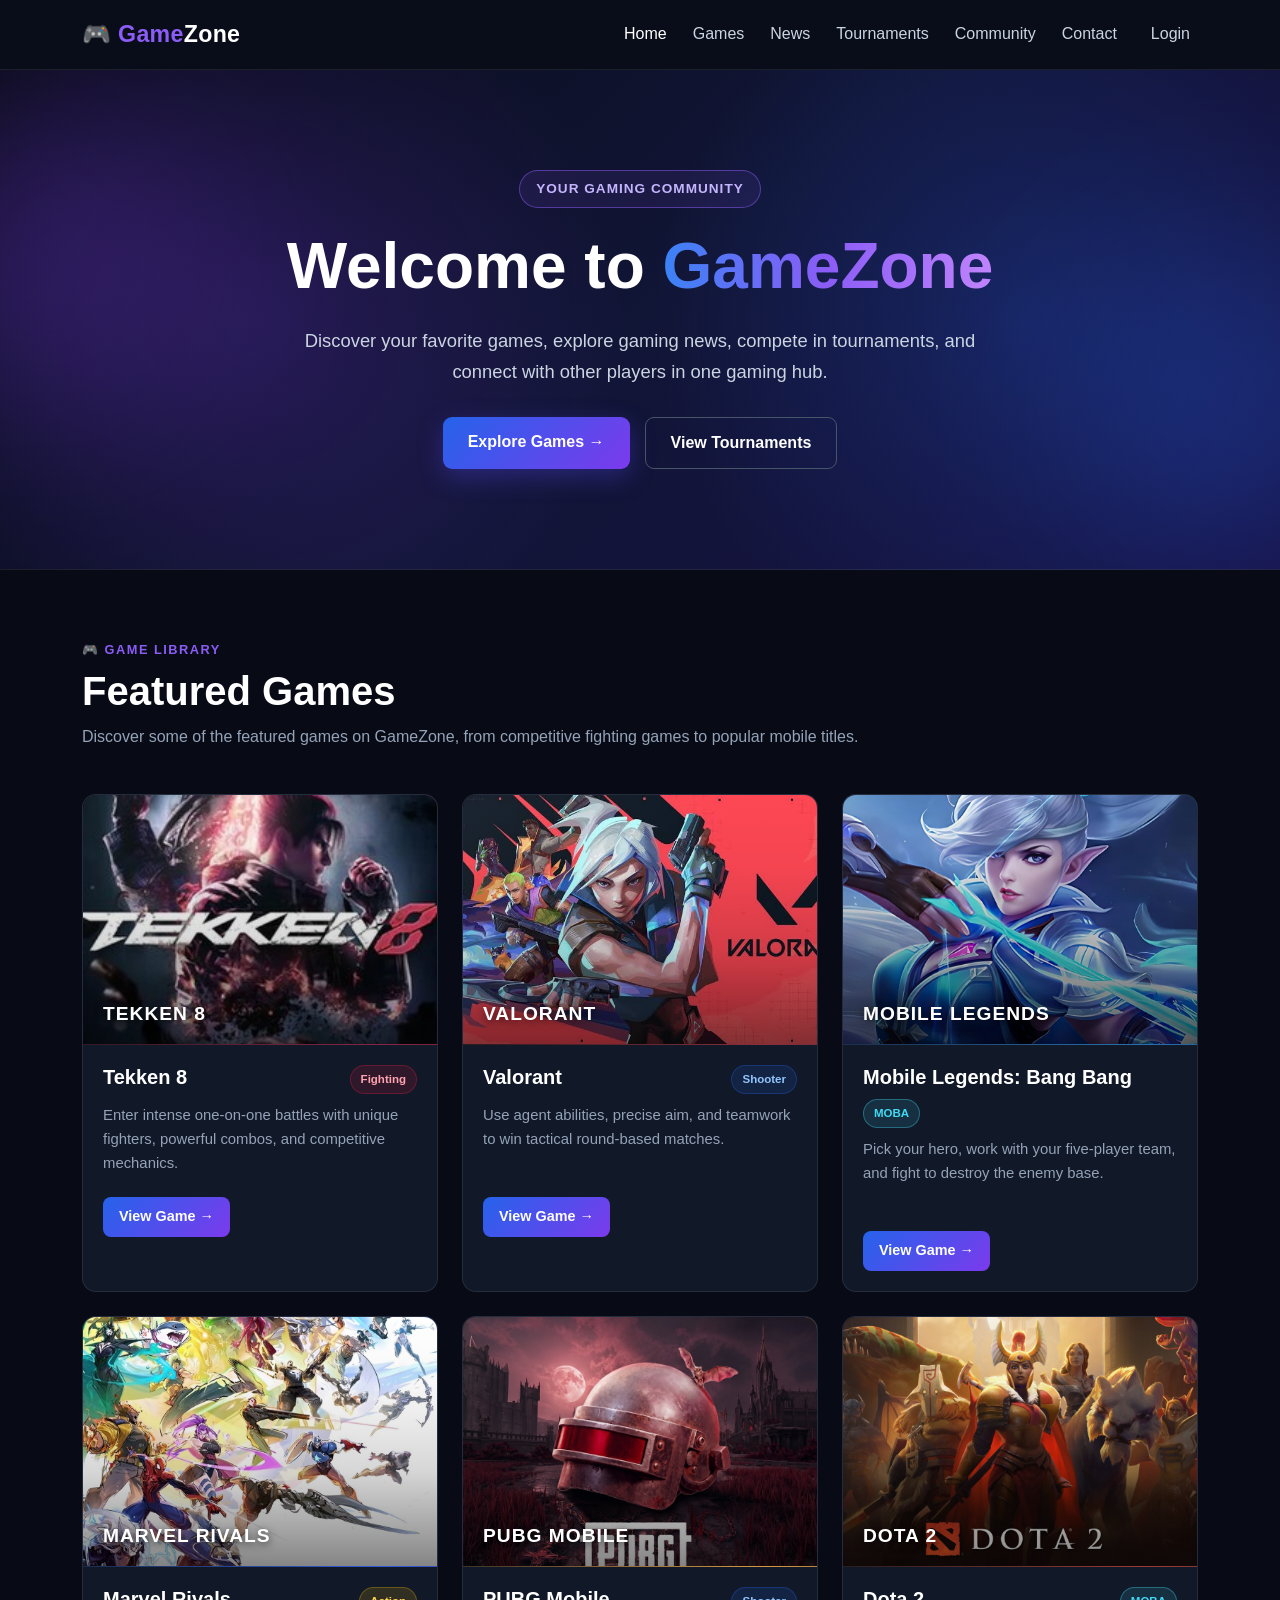
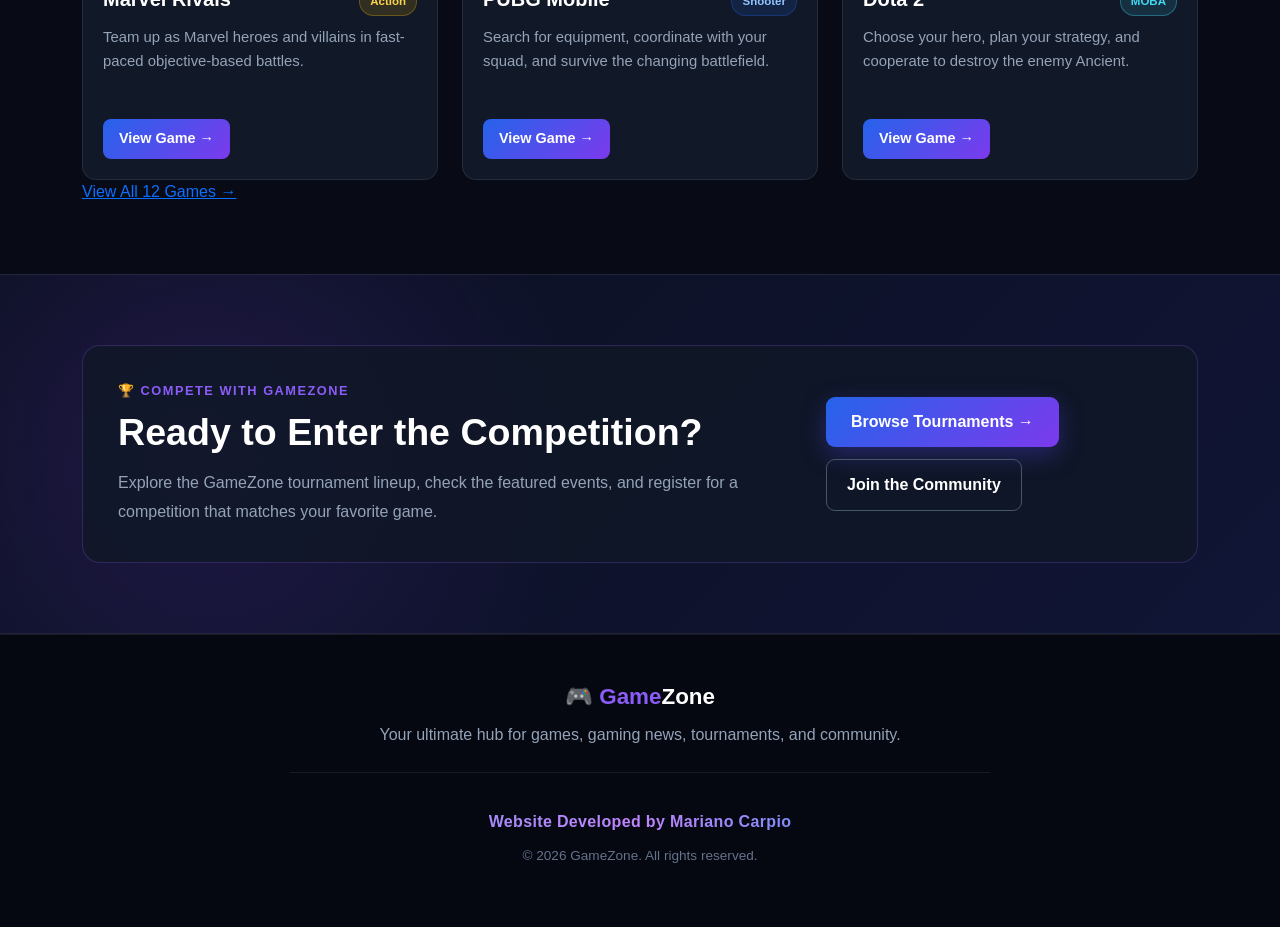
<file: index.html>
<!DOCTYPE html>
<html lang="en">

<head>
    <meta charset="UTF-8">
    <meta name="viewport" content="width=device-width, initial-scale=1.0">

    <title>GameZone - Gaming Hub</title>

    <link
        href="https://cdn.jsdelivr.net/npm/bootstrap@5.3.3/dist/css/bootstrap.min.css"
        rel="stylesheet"
    >

    <link rel="stylesheet" href="css/style.css">

    <style>

        .game-cover {
            position: absolute;
            inset: 0;
            width: 100%;
            height: 100%;
            object-fit: cover;
            object-position: center;
            display: block;
            z-index: 1;
            transition: transform 0.35s ease;
        }

        .modern-game-card:hover .game-cover {
            transform: scale(1.04);
        }

        .visual-overlay {
            z-index: 2;
        }

        .visual-title {
            z-index: 3;
        }


        .featured-section .game-visual {
            height: 250px;
        }

        .featured-section .game-card-top {
            align-items: flex-start;
            flex-wrap: wrap;
        }

        .featured-section .game-card-content p {
            min-height: 75px;
        }

        .game-tag.moba {
            background: rgba(65, 217, 242, 0.13);
            color: #41d9f2;
            border: 1px solid rgba(65, 217, 242, 0.35);
        }

        /* COLOR BACKGROUNDS */

        .home-mlbb {
            background: linear-gradient(135deg, #081c3b, #1466aa, #081329);
        }

        .home-pubg {
            background: linear-gradient(135deg, #2e2115, #d39134, #15120f);
        }

        .home-dota {
            background: linear-gradient(135deg, #160c0c, #922b24, #29100e);
        }


        .home-tournament-section {
            padding: 70px 0;
            background:
                radial-gradient(
                    circle at 15% 50%,
                    rgba(124, 58, 237, 0.16),
                    transparent 35%
                ),
                linear-gradient(135deg, #0b1020, #111536);
            border-top: 1px solid rgba(255, 255, 255, 0.07);
            border-bottom: 1px solid rgba(255, 255, 255, 0.07);
        }

        .home-tournament-card {
            display: flex;
            align-items: center;
            justify-content: space-between;
            gap: 28px;
            padding: 35px;
            background: rgba(17, 24, 39, 0.82);
            border: 1px solid rgba(139, 92, 246, 0.25);
            border-radius: 18px;
        }

        .home-tournament-text {
            max-width: 680px;
        }

        .home-tournament-text h2 {
            color: #ffffff;
            font-size: clamp(1.7rem, 3vw, 2.35rem);
            font-weight: 800;
            margin: 10px 0 14px;
        }

        .home-tournament-text p {
            color: #94a3b8;
            line-height: 1.8;
            margin: 0;
        }

        .home-tournament-actions {
            display: flex;
            flex-wrap: wrap;
            gap: 12px;
        }

        .home-tournament-actions a {
            white-space: nowrap;
        }

        .home-secondary-btn {
            display: inline-block;
            text-decoration: none;
            color: #ffffff;
            background: transparent;
            border: 1px solid #475569;
            padding: 13px 20px;
            border-radius: 9px;
            font-weight: 700;
            transition: 0.2s ease;
        }

        .home-secondary-btn:hover {
            color: #ffffff;
            border-color: #8b5cf6;
            background: rgba(124, 58, 237, 0.13);
        }


        @media (max-width: 768px) {
            .featured-section .game-visual {
                height: 230px;
            }

            .home-tournament-card {
                align-items: flex-start;
                flex-direction: column;
                padding: 26px;
            }

            .home-tournament-actions {
                width: 100%;
            }
        }

        @media (max-width: 576px) {
            .featured-section .game-visual {
                height: 215px;
            }

            .home-tournament-card {
                padding: 22px;
            }

            .home-tournament-actions {
                flex-direction: column;
            }

            .home-tournament-actions a {
                width: 100%;
                text-align: center;
            }
        }
    </style>
</head>

<body>


    <nav class="navbar navbar-expand-lg navbar-dark game-navbar">
        <div class="container">

            <a class="navbar-brand game-logo" href="index.html">
                🎮 <span>Game</span>Zone
            </a>

            <button
                class="navbar-toggler"
                type="button"
                data-bs-toggle="collapse"
                data-bs-target="#navbarNav"
                aria-controls="navbarNav"
                aria-expanded="false"
                aria-label="Toggle navigation"
            >
                <span class="navbar-toggler-icon"></span>
            </button>

            <div class="collapse navbar-collapse" id="navbarNav">
                <ul class="navbar-nav ms-auto">

                    <li class="nav-item">
                        <a class="nav-link active" href="index.html">Home</a>
                    </li>

                    <li class="nav-item">
                        <a class="nav-link" href="games.html">Games</a>
                    </li>

                    <li class="nav-item">
                        <a class="nav-link" href="news.html">News</a>
                    </li>

                    <li class="nav-item">
                        <a class="nav-link" href="tournaments.html">Tournaments</a>
                    </li>

                    <li class="nav-item">
                        <a class="nav-link" href="community.html">Community</a>
                    </li>

                    <li class="nav-item">
                        <a class="nav-link" href="contact.html">Contact</a>
                    </li>

                </ul>
            </div>

        </div>
    </nav>



    <section class="home-hero">

        <div class="hero-glow glow-one"></div>
        <div class="hero-glow glow-two"></div>

        <div class="container hero-content">

            <div class="hero-badge">
                YOUR GAMING COMMUNITY
            </div>

            <h1>
                Welcome to
                <span>GameZone</span>
            </h1>

            <p>
                Discover your favorite games, explore gaming news,
                compete in tournaments, and connect with other players
                in one gaming hub.
            </p>

            <div class="hero-buttons">

                <a href="games.html" class="btn hero-main-btn">
                    Explore Games →
                </a>

                <a href="tournaments.html" class="btn hero-secondary-btn">
                    View Tournaments
                </a>

            </div>

        </div>

    </section>



    <section class="featured-section">

        <div class="container">

            <div class="section-heading">

                <div class="section-label">
                    🎮 GAME LIBRARY
                </div>

                <h2>Featured Games</h2>

                <p>
                    Discover some of the featured games on GameZone,
                    from competitive fighting games to popular mobile titles.
                </p>

            </div>


            <div class="row g-4">



                <div class="col-md-6 col-lg-4">
                    <div class="modern-game-card">

                        <div
                            class="game-visual game-tekken"
                            style="background: linear-gradient(135deg, #22040d, #7f1236, #160816);"
                        >
                            <img
                                src="images/tekken8.jpg"
                                alt="Tekken 8 game artwork"
                                class="game-cover"
                                onerror="this.style.display='none'"
                            >

                            <div class="visual-overlay"></div>

                            <div class="visual-title">
                                TEKKEN 8
                            </div>
                        </div>

                        <div class="game-card-content">

                            <div class="game-card-top">
                                <h3>Tekken 8</h3>
                                <span class="game-tag fighting">Fighting</span>
                            </div>

                            <p>
                                Enter intense one-on-one battles with unique
                                fighters, powerful combos, and competitive mechanics.
                            </p>

                            <a
                                href="game-details.html?game=tekken8"
                                class="game-button"
                            >
                                View Game →
                            </a>

                        </div>
                    </div>
                </div>



                <div class="col-md-6 col-lg-4">
                    <div class="modern-game-card">

                        <div
                            class="game-visual game-valorant"
                            style="background: linear-gradient(135deg, #18070b, #7f1d2d, #111827);"
                        >
                            <img
                                src="images/valorant.jpg"
                                alt="Valorant game artwork"
                                class="game-cover"
                                onerror="this.style.display='none'"
                            >

                            <div class="visual-overlay"></div>

                            <div class="visual-title">
                                VALORANT
                            </div>
                        </div>

                        <div class="game-card-content">

                            <div class="game-card-top">
                                <h3>Valorant</h3>
                                <span class="game-tag shooter">Shooter</span>
                            </div>

                            <p>
                                Use agent abilities, precise aim, and teamwork
                                to win tactical round-based matches.
                            </p>

                            <a
                                href="game-details.html?game=valorant"
                                class="game-button"
                            >
                                View Game →
                            </a>

                        </div>
                    </div>
                </div>



                <div class="col-md-6 col-lg-4">
                    <div class="modern-game-card">

                        <div class="game-visual home-mlbb">
                            <img
                                src="images/mobile-legends.jpg"
                                alt="Mobile Legends Bang Bang game artwork"
                                class="game-cover"
                                onerror="this.style.display='none'"
                            >

                            <div class="visual-overlay"></div>

                            <div class="visual-title">
                                MOBILE LEGENDS
                            </div>
                        </div>

                        <div class="game-card-content">

                            <div class="game-card-top">
                                <h3>Mobile Legends: Bang Bang</h3>
                                <span class="game-tag moba">MOBA</span>
                            </div>

                            <p>
                                Pick your hero, work with your five-player team,
                                and fight to destroy the enemy base.
                            </p>

                            <a
                                href="game-details.html?game=mobile-legends"
                                class="game-button"
                            >
                                View Game →
                            </a>

                        </div>
                    </div>
                </div>



                <div class="col-md-6 col-lg-4">
                    <div class="modern-game-card">

                        <div
                            class="game-visual game-marvel"
                            style="background: linear-gradient(135deg, #071a3d, #1d4ed8, #450a0a);"
                        >
                            <img
                                src="images/marvel-rivals.jpg"
                                alt="Marvel Rivals game artwork"
                                class="game-cover"
                                onerror="this.style.display='none'"
                            >

                            <div class="visual-overlay"></div>

                            <div class="visual-title">
                                MARVEL RIVALS
                            </div>
                        </div>

                        <div class="game-card-content">

                            <div class="game-card-top">
                                <h3>Marvel Rivals</h3>
                                <span class="game-tag action">Action</span>
                            </div>

                            <p>
                                Team up as Marvel heroes and villains
                                in fast-paced objective-based battles.
                            </p>

                            <a
                                href="game-details.html?game=marvel-rivals"
                                class="game-button"
                            >
                                View Game →
                            </a>

                        </div>
                    </div>
                </div>



                <div class="col-md-6 col-lg-4">
                    <div class="modern-game-card">

                        <div class="game-visual home-pubg">
                            <img
                                src="images/pubg-mobile.jpg"
                                alt="PUBG Mobile game artwork"
                                class="game-cover"
                                onerror="this.style.display='none'"
                            >

                            <div class="visual-overlay"></div>

                            <div class="visual-title">
                                PUBG MOBILE
                            </div>
                        </div>

                        <div class="game-card-content">

                            <div class="game-card-top">
                                <h3>PUBG Mobile</h3>
                                <span class="game-tag shooter">Shooter</span>
                            </div>

                            <p>
                                Search for equipment, coordinate with your squad,
                                and survive the changing battlefield.
                            </p>

                            <a
                                href="game-details.html?game=pubg-mobile"
                                class="game-button"
                            >
                                View Game →
                            </a>

                        </div>
                    </div>
                </div>



                <div class="col-md-6 col-lg-4">
                    <div class="modern-game-card">

                        <div class="game-visual home-dota">
                            <img
                                src="images/dota-2.jpg"
                                alt="Dota 2 game artwork"
                                class="game-cover"
                                onerror="this.style.display='none'"
                            >

                            <div class="visual-overlay"></div>

                            <div class="visual-title">
                                DOTA 2
                            </div>
                        </div>

                        <div class="game-card-content">

                            <div class="game-card-top">
                                <h3>Dota 2</h3>
                                <span class="game-tag moba">MOBA</span>
                            </div>

                            <p>
                                Choose your hero, plan your strategy,
                                and cooperate to destroy the enemy Ancient.
                            </p>

                            <a
                                href="game-details.html?game=dota-2"
                                class="game-button"
                            >
                                View Game →
                            </a>

                        </div>
                    </div>
                </div>


            </div>



            <div class="view-all-wrapper">

                <a href="games.html" class="view-all-button">
                    View All 12 Games →
                </a>

            </div>

        </div>

    </section>



    <section class="home-tournament-section">

        <div class="container">

            <div class="home-tournament-card">

                <div class="home-tournament-text">

                    <div class="section-label">
                        🏆 COMPETE WITH GAMEZONE
                    </div>

                    <h2>
                        Ready to Enter the Competition?
                    </h2>

                    <p>
                        Explore the GameZone tournament lineup, check the
                        featured events, and register for a competition that
                        matches your favorite game.
                    </p>

                </div>

                <div class="home-tournament-actions">

                    <a
                        href="tournaments.html"
                        class="btn hero-main-btn"
                    >
                        Browse Tournaments →
                    </a>

                    <a
                        href="community.html"
                        class="home-secondary-btn"
                    >
                        Join the Community
                    </a>

                </div>

            </div>

        </div>

    </section>



    <footer class="game-footer">

        <div class="container">

        <div class="footer-logo">
            🎮 <span>Game</span>Zone
        
        </div>

            <p>
                Your ultimate hub for games, gaming news,
                tournaments, and community.
            </p>

            <div class="footer-line"></div>

            <p class="developer-credit">Website Developed by Mariano Carpio</p>


            <p class="copyright">
                © 2026 GameZone. All rights reserved.
            </p>

        </div>

    </footer>


    <script src="https://cdn.jsdelivr.net/npm/bootstrap@5.3.3/dist/js/bootstrap.bundle.min.js"></script>
    <script src="js/script.js"></script>

</body>
</html>
</file>
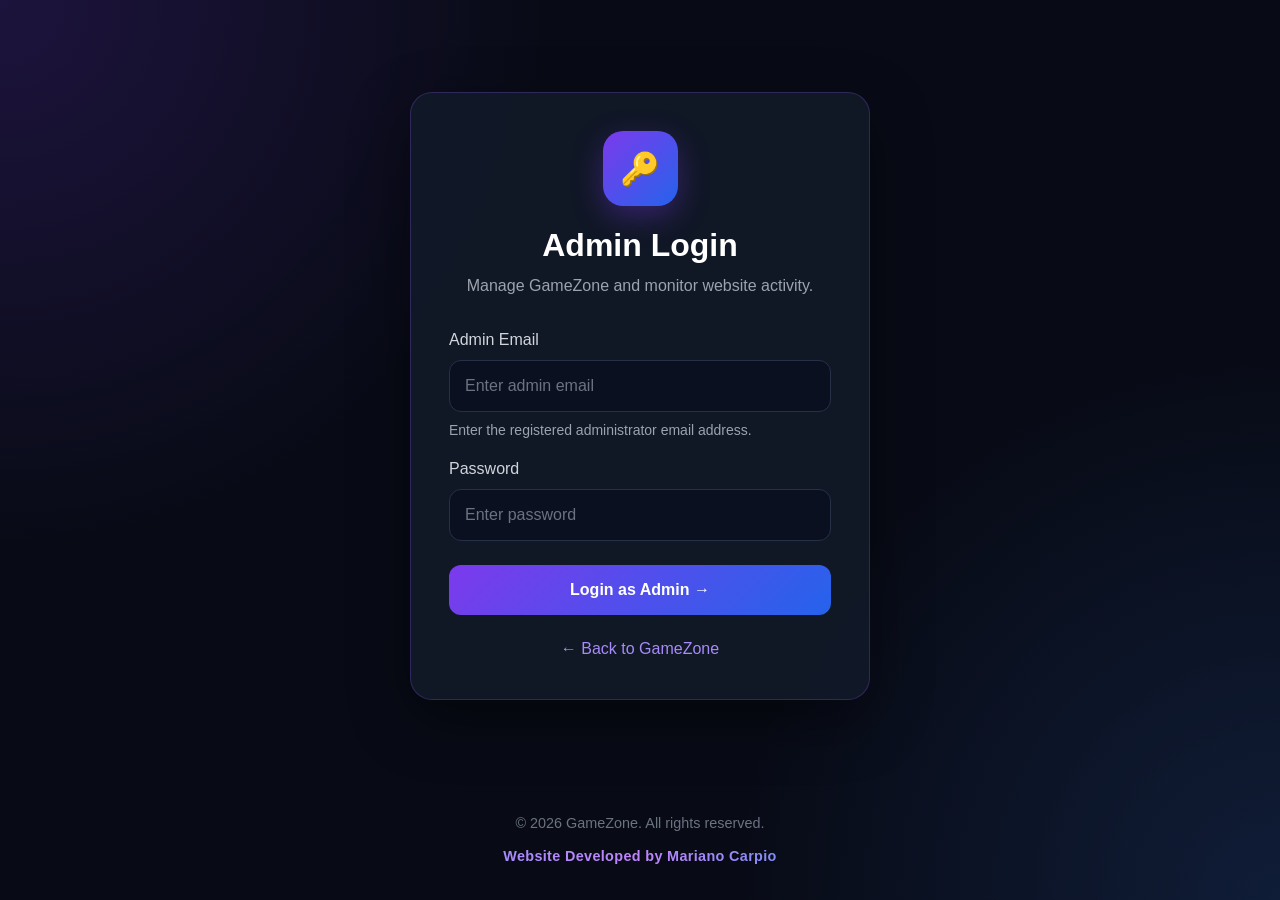
<file: admin-dashboard.html>
<!DOCTYPE html>
<html lang="en">
<head>
    <meta charset="UTF-8">
    <meta name="viewport" content="width=device-width, initial-scale=1.0">
    <title>Admin Dashboard - GameZone</title>

    <link
        href="https://cdn.jsdelivr.net/npm/bootstrap@5.3.3/dist/css/bootstrap.min.css"
        rel="stylesheet"
    >
    <link rel="stylesheet" href="css/style.css">

    <style>
        body {
            background:
                radial-gradient(circle at top left, rgba(124, 58, 237, 0.08), transparent 30%),
                #080b16;
            color: #ffffff;
            min-height: 100vh;
        }

        .admin-navbar {
            background: rgba(8, 11, 22, 0.95);
            backdrop-filter: blur(12px);
            border-bottom: 1px solid rgba(139, 92, 246, 0.18);
        }

        .admin-brand {
            font-size: 1.4rem;
            font-weight: 700;
            color: #ffffff;
            text-decoration: none;
        }

        .admin-brand span {
            background: linear-gradient(90deg, #a78bfa, #60a5fa);
            -webkit-background-clip: text;
            -webkit-text-fill-color: transparent;
        }

        .admin-nav-link {
            color: #d1d5db;
            text-decoration: none;
            margin-left: 20px;
            transition: 0.2s ease;
        }

        .admin-nav-link:hover {
            color: #a78bfa;
        }

        .admin-logout-btn {
            border: 1px solid rgba(239, 68, 68, 0.4);
            background: rgba(239, 68, 68, 0.08);
            color: #fca5a5;
            border-radius: 10px;
            padding: 8px 14px;
            transition: 0.2s ease;
        }

        .admin-logout-btn:hover {
            background: rgba(239, 68, 68, 0.18);
            color: #ffffff;
        }

        .admin-dashboard {
            padding: 45px 0 70px;
        }

        .admin-header {
            margin-bottom: 35px;
        }

        .admin-badge {
            display: inline-flex;
            align-items: center;
            gap: 7px;
            padding: 7px 13px;
            border-radius: 999px;
            background: rgba(124, 58, 237, 0.12);
            border: 1px solid rgba(124, 58, 237, 0.25);
            color: #c4b5fd;
            font-size: 0.85rem;
            margin-bottom: 15px;
        }

        .admin-title {
            font-size: 2.6rem;
            font-weight: 700;
            margin-bottom: 8px;
        }

        .admin-subtitle {
            color: #9ca3af;
            margin-bottom: 0;
        }

        .stat-card {
            height: 100%;
            background: rgba(17, 24, 39, 0.92);
            border: 1px solid rgba(139, 92, 246, 0.15);
            border-radius: 18px;
            padding: 24px;
            transition: 0.25s ease;
        }

        .stat-card:hover {
            transform: translateY(-4px);
            border-color: rgba(139, 92, 246, 0.35);
            box-shadow: 0 15px 35px rgba(0, 0, 0, 0.25);
        }

        .stat-icon {
            width: 48px;
            height: 48px;
            border-radius: 14px;
            display: flex;
            align-items: center;
            justify-content: center;
            background: linear-gradient(135deg, rgba(124, 58, 237, 0.22), rgba(37, 99, 235, 0.22));
            font-size: 1.3rem;
            margin-bottom: 17px;
        }

        .stat-label {
            color: #9ca3af;
            font-size: 0.9rem;
            margin-bottom: 5px;
        }

        .stat-number {
            font-size: 2rem;
            font-weight: 700;
            margin: 0;
        }

        .admin-section {
            background: rgba(17, 24, 39, 0.92);
            border: 1px solid rgba(139, 92, 246, 0.15);
            border-radius: 18px;
            padding: 25px;
            margin-top: 30px;
            overflow: hidden;
        }

        .section-header {
            display: flex;
            align-items: center;
            justify-content: space-between;
            gap: 15px;
            margin-bottom: 20px;
            flex-wrap: wrap;
        }

        .section-title {
            margin: 0;
            font-size: 1.35rem;
            font-weight: 600;
        }

        .section-description {
            color: #9ca3af;
            margin: 5px 0 0;
            font-size: 0.9rem;
        }

        .refresh-btn {
            border: 1px solid rgba(139, 92, 246, 0.3);
            background: rgba(124, 58, 237, 0.1);
            color: #c4b5fd;
            border-radius: 10px;
            padding: 9px 15px;
            transition: 0.2s ease;
        }

        .refresh-btn:hover {
            background: rgba(124, 58, 237, 0.2);
            color: #ffffff;
        }

        .table-wrapper {
            overflow-x: auto;
        }

        .admin-table {
            width: 100%;
            min-width: 650px;
            border-collapse: collapse;
        }

        .admin-table th {
            color: #9ca3af;
            font-size: 0.85rem;
            font-weight: 600;
            padding: 14px 15px;
            text-align: left;
            border-bottom: 1px solid #263047;
        }

        .admin-table td {
            color: #d1d5db;
            padding: 15px;
            border-bottom: 1px solid rgba(38, 48, 71, 0.65);
            vertical-align: middle;
        }

        .admin-table tr:last-child td {
            border-bottom: none;
        }

        .admin-table tr:hover td {
            background: rgba(124, 58, 237, 0.035);
        }

        .delete-btn {
            border: 1px solid rgba(239, 68, 68, 0.35);
            background: rgba(239, 68, 68, 0.08);
            color: #fca5a5;
            border-radius: 8px;
            padding: 6px 11px;
            font-size: 0.85rem;
            transition: 0.2s ease;
        }

        .delete-btn:hover {
            background: rgba(239, 68, 68, 0.18);
            color: #ffffff;
        }

        .empty-state {
            text-align: center;
            padding: 35px 15px;
            color: #6b7280;
        }

        .admin-info-card {
            margin-top: 30px;
            background: linear-gradient(
                135deg,
                rgba(124, 58, 237, 0.10),
                rgba(37, 99, 235, 0.07)
            );
            border: 1px solid rgba(139, 92, 246, 0.18);
            border-radius: 18px;
            padding: 22px;
        }

        .admin-info-card h5 {
            margin-bottom: 8px;
        }

        .admin-info-card p {
            color: #9ca3af;
            margin-bottom: 0;
            line-height: 1.6;
        }

        .admin-footer {
            text-align: center;
            color: #6b7280;
            padding: 25px 15px;
            border-top: 1px solid rgba(139, 92, 246, 0.1);
        }

        @media (max-width: 768px) {
            .admin-title {
                font-size: 2rem;
            }

            .admin-dashboard {
                padding-top: 30px;
            }

            .admin-section {
                padding: 18px;
            }

            .stat-card {
                padding: 20px;
            }
        }
    </style>
</head>

<body>

    <nav class="navbar navbar-expand-lg admin-navbar">
        <div class="container py-2">

            <a href="admin-dashboard.html" class="admin-brand">
                🎮 <span>GameZone</span> Admin
            </a>

            <button
                class="navbar-toggler"
                type="button"
                data-bs-toggle="collapse"
                data-bs-target="#adminNavbar"
                aria-controls="adminNavbar"
                aria-expanded="false"
                aria-label="Toggle admin navigation"
            >
                <span class="navbar-toggler-icon"></span>
            </button>

            <div class="collapse navbar-collapse" id="adminNavbar">

                <div class="ms-auto d-flex align-items-center gap-3 mt-3 mt-lg-0">

                    <a href="index.html" class="admin-nav-link">
                        Home
                    </a>

                    <button
                        type="button"
                        id="adminLogoutButton"
                        class="admin-logout-btn"
                    >
                        Logout
                    </button>

                </div>

            </div>
        </div>
    </nav>


    <main class="admin-dashboard">
        <div class="container">

            <div class="admin-header">

                <div class="admin-badge">
                    🔑 Administrator Panel
                </div>

                <h1 class="admin-title">
                    Welcome, <span id="adminName">Admin</span>
                </h1>

                <p class="admin-subtitle">
                    Manage GameZone accounts, messages, and community activity.
                </p>

            </div>


            <!-- STATISTICS -->
            <div class="row g-4">

                <div class="col-md-4">
                    <div class="stat-card">
                        <div class="stat-icon">👥</div>
                        <div class="stat-label">Registered Players</div>
                        <p class="stat-number" id="totalPlayers">0</p>
                    </div>
                </div>

                <div class="col-md-4">
                    <div class="stat-card">
                        <div class="stat-icon">📩</div>
                        <div class="stat-label">Contact Messages</div>
                        <p class="stat-number" id="totalMessages">0</p>
                    </div>
                </div>

                <div class="col-md-4">
                    <div class="stat-card">
                        <div class="stat-icon">💬</div>
                        <div class="stat-label">Community Messages</div>
                        <p class="stat-number" id="totalChatMessages">0</p>
                    </div>
                </div>

            </div>


            <!-- REGISTERED PLAYERS -->
            <section class="admin-section">

                <div class="section-header">
                    <div>
                        <h2 class="section-title">👥 Registered Players</h2>
                        <p class="section-description">
                            View the players who registered on GameZone.
                        </p>
                    </div>

                    <button
                        type="button"
                        id="refreshAdminButton"
                        class="refresh-btn"
                    >
                        Refresh
                    </button>
                </div>

                <div class="table-wrapper">
                    <table class="admin-table">

                        <thead>
                            <tr>
                                <th>#</th>
                                <th>Name</th>
                                <th>Email</th>
                                <th>Role</th>
                            </tr>
                        </thead>

                        <tbody id="playersTable"></tbody>

                    </table>
                </div>

                <div
                    id="noPlayers"
                    class="empty-state"
                    style="display: none;"
                >
                    No registered players yet.
                </div>

            </section>


            <section class="admin-section">

                <div class="section-header">
                    <div>
                        <h2 class="section-title">📩 Contact Messages</h2>
                        <p class="section-description">
                            Read players' questions and reply to them here.
                        </p>
                    </div>
                </div>

                <div class="table-wrapper">
                    <table class="admin-table">

                        <thead>
                            <tr>
                                <th>Name</th>
                                <th>Email</th>
                                <th>Subject</th>
                                <th>Message</th>
                                <th>Action</th>
                            </tr>
                        </thead>

                        <tbody id="contactMessagesTable"></tbody>

                    </table>
                </div>

                <div
                    id="noContactMessages"
                    class="empty-state"
                    style="display: none;"
                >
                    No contact messages yet.
                </div>

            </section>

        </div>
    </main>


    <footer class="admin-footer">
        <div>© 2026 GameZone Admin Panel</div>
        <p class="developer-credit"> Website Developed by Mariano Carpio</p>
    </footer>


    <script src="https://cdn.jsdelivr.net/npm/bootstrap@5.3.3/dist/js/bootstrap.bundle.min.js"></script>
    <script src="js/script.js"></script>
    <script src="js/admin-replies.js"></script>

</body>
</html>
</file>
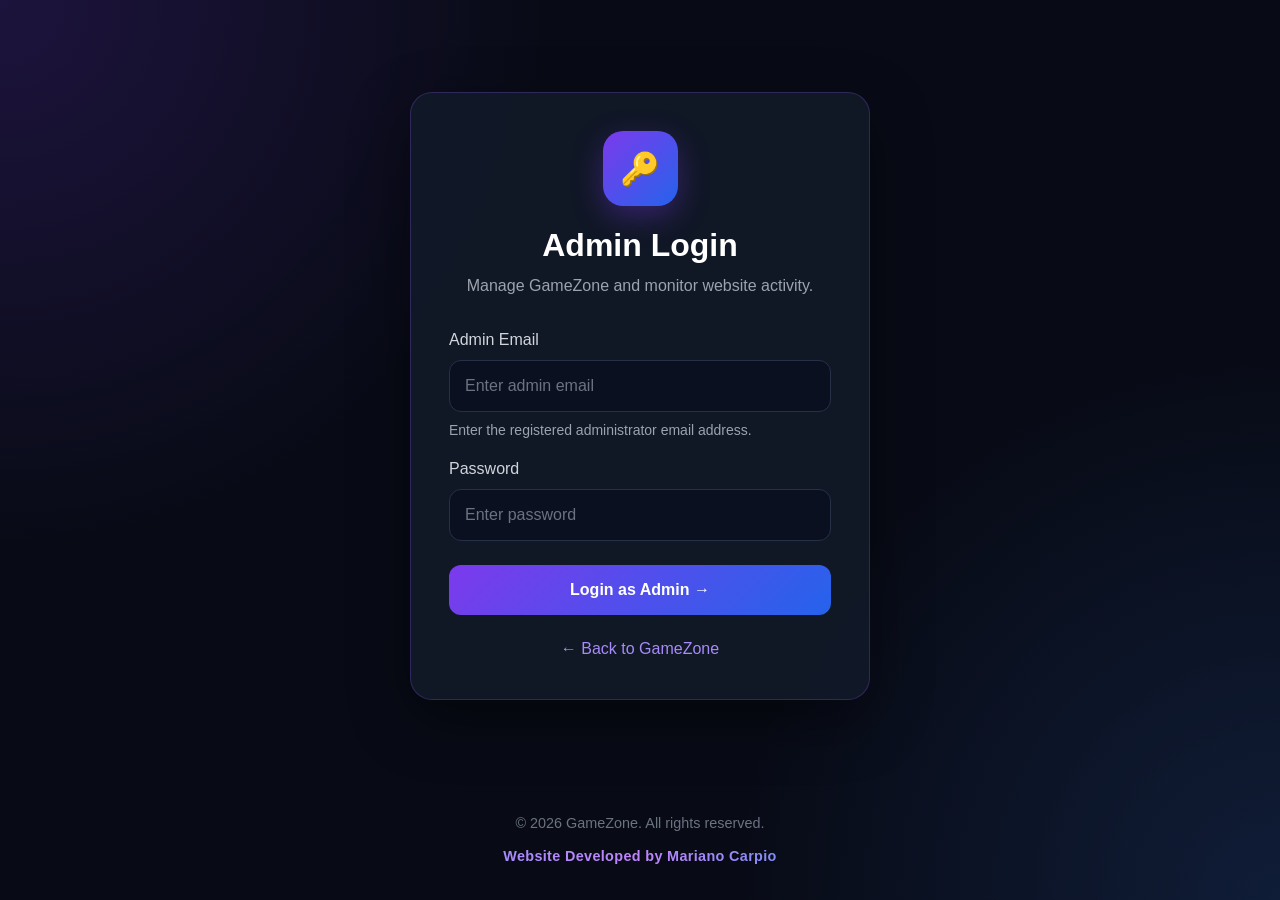
<file: admin-login.html>
<!DOCTYPE html>
<html lang="en">

<head>
    <meta charset="UTF-8">
    <meta name="viewport" content="width=device-width, initial-scale=1.0">

    <title>Admin Login - GameZone</title>

    <link
        href="https://cdn.jsdelivr.net/npm/bootstrap@5.3.3/dist/css/bootstrap.min.css"
        rel="stylesheet"
    >

    <link rel="stylesheet" href="css/style.css">

    <style>
        body {
            min-height: 100vh;

            background:
                radial-gradient(
                    circle at top left,
                    rgba(124, 58, 237, 0.18),
                    transparent 35%
                ),
                radial-gradient(
                    circle at bottom right,
                    rgba(59, 130, 246, 0.15),
                    transparent 35%
                ),
                #080b16;

            color: #ffffff;

            display: flex;
            flex-direction: column;
        }

        .admin-login-wrapper {
            flex: 1;
            display: flex;
            align-items: center;
            justify-content: center;
            padding: 40px 20px;
        }

        .admin-login-card {
            width: 100%;
            max-width: 460px;

            background: rgba(17, 24, 39, 0.96);

            border: 1px solid rgba(139, 92, 246, 0.25);
            border-radius: 22px;

            padding: 38px;

            box-shadow: 0 20px 60px rgba(0, 0, 0, 0.45);
        }

        .admin-icon {
            width: 75px;
            height: 75px;

            margin: 0 auto 20px;

            border-radius: 20px;

            display: flex;
            align-items: center;
            justify-content: center;

            background: linear-gradient(135deg, #7c3aed, #2563eb);

            font-size: 2rem;

            box-shadow: 0 10px 30px rgba(124, 58, 237, 0.35);
        }

        .admin-login-title {
            text-align: center;
            font-size: 2rem;
            font-weight: 700;
            margin-bottom: 8px;
        }

        .admin-login-subtitle {
            text-align: center;
            color: #9ca3af;
            margin-bottom: 30px;
            line-height: 1.6;
        }

        .admin-form-label {
            color: #d1d5db;
            font-weight: 500;
            margin-bottom: 8px;
            display: block;
        }

        .admin-input {
            width: 100%;

            background: #0b1020;
            color: #ffffff;

            border: 1px solid #263047;
            border-radius: 12px;

            padding: 13px 15px;

            outline: none;

            transition: 0.25s ease;
        }

        .admin-input::placeholder {
            color: #6b7280;
        }

        .admin-input:focus {
            background: #0b1020;
            color: #ffffff;

            border-color: #8b5cf6;

            box-shadow: 0 0 0 3px rgba(139, 92, 246, 0.12);
        }

        .admin-input:focus:invalid {
            border-color: #f87171;
        }

        .admin-login-btn {
            width: 100%;

            border: none;
            border-radius: 12px;

            padding: 13px;
            margin-top: 8px;

            font-weight: 600;
            color: #ffffff;

            background: linear-gradient(135deg, #7c3aed, #2563eb);

            transition: 0.25s ease;
        }

        .admin-login-btn:hover {
            transform: translateY(-2px);

            box-shadow: 0 10px 25px rgba(124, 58, 237, 0.3);
        }

        .admin-login-btn:disabled {
            opacity: 0.7;
            cursor: not-allowed;
            transform: none;
        }

        .admin-message {
            margin-top: 15px;
            text-align: center;
        }

        .admin-message.d-none {
            display: none !important;
        }

        .admin-back-link {
            display: block;
            text-align: center;
            margin-top: 22px;

            color: #a78bfa;
            text-decoration: none;
        }

        .admin-back-link:hover {
            color: #c4b5fd;
        }

        .admin-note {
            margin-top: 22px;
            padding: 14px;

            border-radius: 12px;

            background: rgba(124, 58, 237, 0.08);
            border: 1px solid rgba(124, 58, 237, 0.18);

            color: #9ca3af;
            font-size: 0.9rem;
            text-align: center;
        }

        .admin-footer {
            text-align: center;
            color: #6b7280;
            padding: 20px;
            font-size: 0.9rem;
        }

        @media (max-width: 576px) {
            .admin-login-card {
                padding: 28px 22px;
            }

            .admin-login-title {
                font-size: 1.7rem;
            }
        }
    </style>
</head>

<body>

    <main class="admin-login-wrapper">

        <div class="admin-login-card">

            <div class="admin-icon">
                🔑
            </div>

            <h1 class="admin-login-title">
                Admin Login
            </h1>

            <p class="admin-login-subtitle">
                Manage GameZone and monitor website activity.
            </p>

            <form id="adminLoginForm">

                <div class="mb-3">

                    <label for="adminEmail" class="admin-form-label">
                        Admin Email
                    </label>

                    <input
                        type="email"
                        id="adminEmail"
                        class="admin-input"
                        placeholder="Enter admin email"
                        maxlength="254"
                        autocomplete="username"
                        spellcheck="false"
                        autocapitalize="none"
                        aria-describedby="adminEmailHelp"
                        required
                    >

                    <small
                        id="adminEmailHelp"
                        class="d-block mt-2"
                        style="color: #9ca3af;"
                    >
                        Enter the registered administrator email address.
                    </small>

                </div>


                <div class="mb-3">

                    <label for="adminPassword" class="admin-form-label">
                        Password
                    </label>

                    <input
                        type="password"
                        id="adminPassword"
                        class="admin-input"
                        placeholder="Enter password"
                        autocomplete="current-password"
                        required
                    >

                </div>


                <button type="submit" class="admin-login-btn">
                    Login as Admin →
                </button>


                <div
                    id="adminLoginMessage"
                    class="admin-message d-none"
                    role="alert"
                    aria-live="polite"
                ></div>

            </form>


            <a href="index.html" class="admin-back-link">
                ← Back to GameZone
            </a>

        </div>

    </main>


    <footer class="admin-footer">
        <div>© 2026 GameZone. All rights reserved.</div>
        <p class="developer-credit"> Website Developed by Mariano Carpio</p>
    </footer>


    <script src="js/script.js"></script>


    <script>
        document.addEventListener("DOMContentLoaded", function () {

            const adminForm =
                document.getElementById("adminLoginForm");

            const adminEmail =
                document.getElementById("adminEmail");

            const adminPassword =
                document.getElementById("adminPassword");

            const adminMessage =
                document.getElementById("adminLoginMessage");


            function normalizeEmail() {
                adminEmail.value =
                    adminEmail.value.trim().toLowerCase();
            }


            adminEmail.addEventListener("change", normalizeEmail);

            adminEmail.addEventListener("blur", normalizeEmail);


            function clearLoginMessage() {
                adminMessage.textContent = "";
                adminMessage.className = "admin-message d-none";
            }


            adminEmail.addEventListener("input", clearLoginMessage);

            adminPassword.addEventListener("input", clearLoginMessage);


            adminForm.addEventListener("submit", function () {
                normalizeEmail();
            });


            adminForm.addEventListener("invalid", function () {
                adminMessage.textContent =
                    "Please enter a valid admin email and password.";

                adminMessage.className =
                    "alert alert-danger admin-message";
            }, true);

        });
    </script>

</body>
</html>
</file>
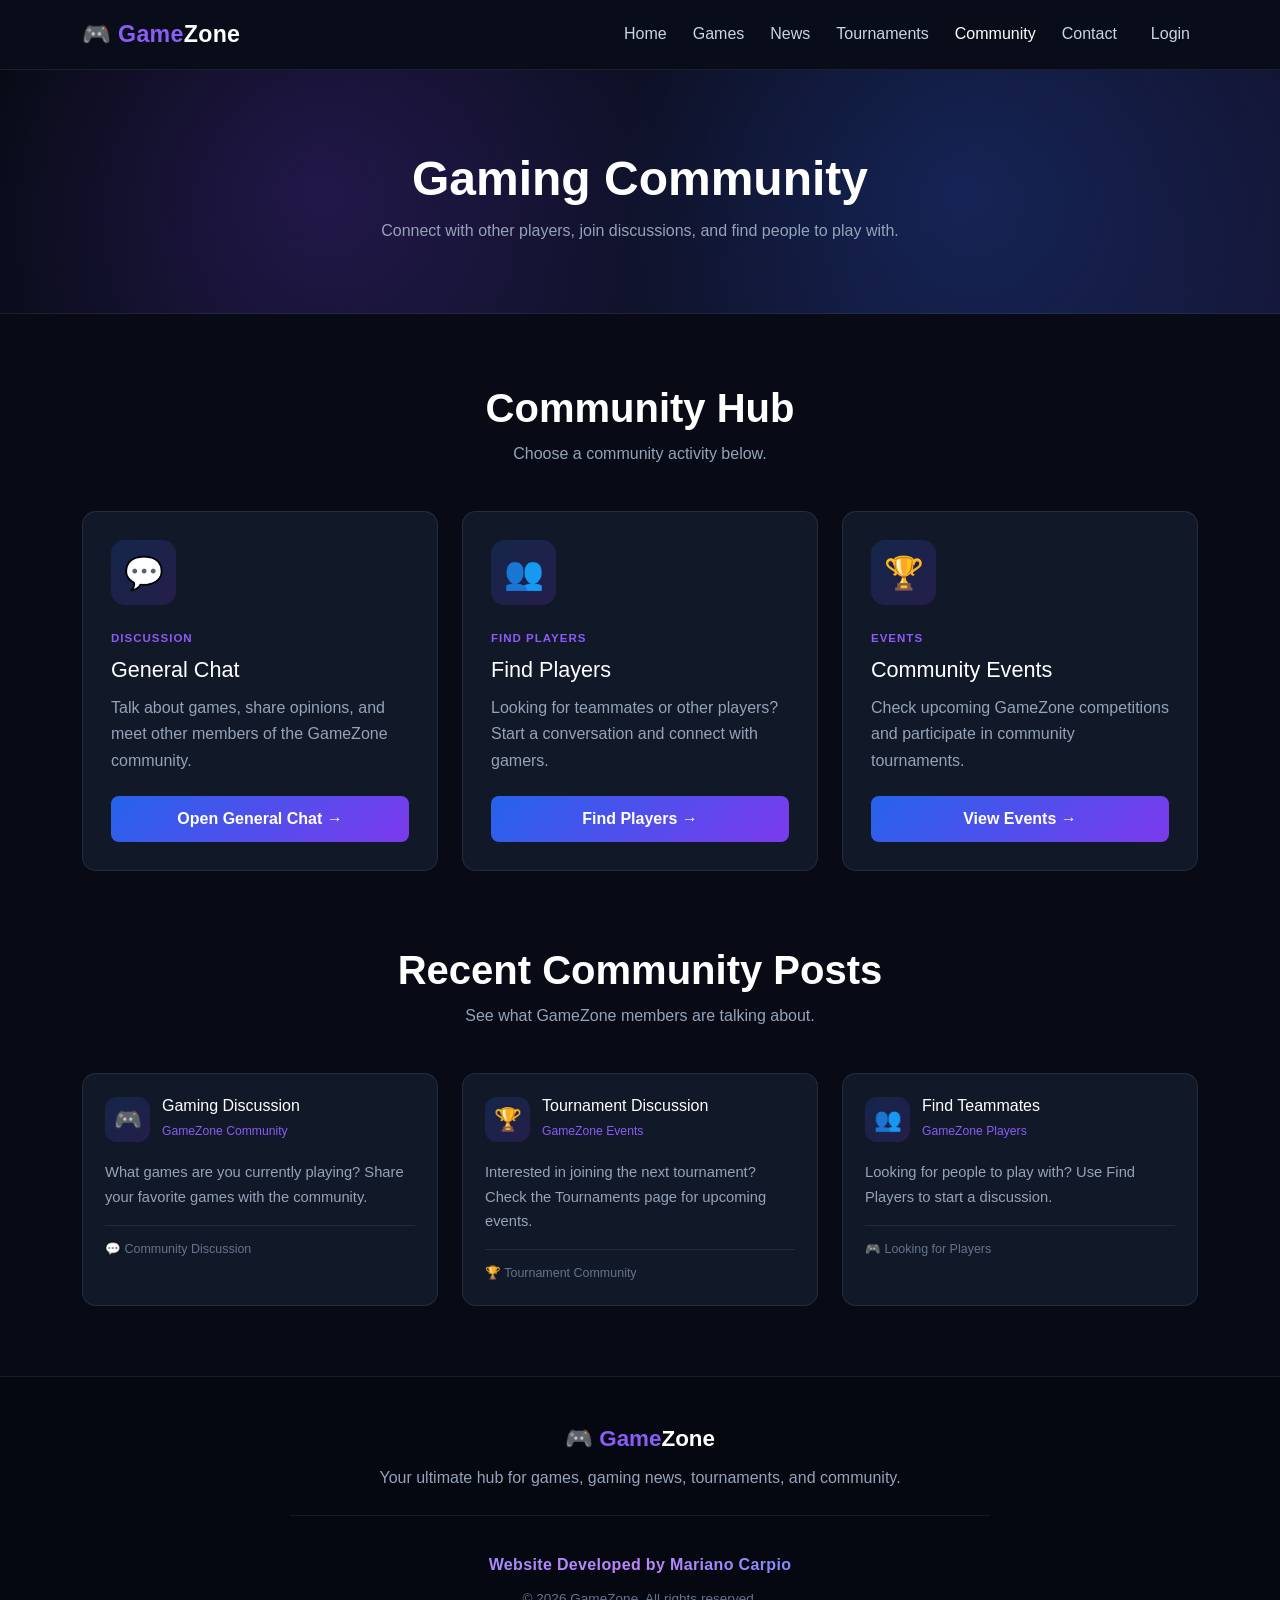
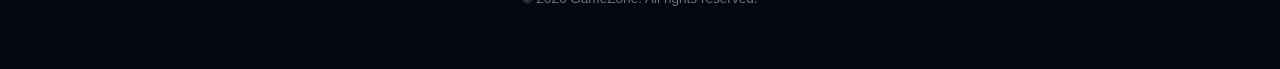
<file: community.html>
<!DOCTYPE html>
<html lang="en">

<head>
    <meta charset="UTF-8">
    <meta name="viewport" content="width=device-width, initial-scale=1.0">

    <title>GameZone - Community</title>

    <link
        href="https://cdn.jsdelivr.net/npm/bootstrap@5.3.3/dist/css/bootstrap.min.css"
        rel="stylesheet"
    >

    <link rel="stylesheet" href="css/style.css">
</head>

<body>


    <nav class="navbar navbar-expand-lg navbar-dark game-navbar">

        <div class="container">

            <a class="navbar-brand game-logo" href="index.html">
                🎮 <span>Game</span>Zone
            </a>

            <button
                class="navbar-toggler"
                type="button"
                data-bs-toggle="collapse"
                data-bs-target="#navbarNav"
                aria-controls="navbarNav"
                aria-expanded="false"
                aria-label="Toggle navigation"
            >
                <span class="navbar-toggler-icon"></span>
            </button>

            <div class="collapse navbar-collapse" id="navbarNav">

                <ul class="navbar-nav ms-auto">

                    <li class="nav-item">
                        <a class="nav-link" href="index.html">
                            Home
                        </a>
                    </li>

                    <li class="nav-item">
                        <a class="nav-link" href="games.html">
                            Games
                        </a>
                    </li>

                    <li class="nav-item">
                        <a class="nav-link" href="news.html">
                            News
                        </a>
                    </li>

                    <li class="nav-item">
                        <a class="nav-link" href="tournaments.html">
                            Tournaments
                        </a>
                    </li>

                    <li class="nav-item">
                        <a class="nav-link active" href="community.html">
                            Community
                        </a>
                    </li>

                    <li class="nav-item">
                        <a class="nav-link" href="contact.html">
                            Contact
                        </a>
                    </li>

                </ul>

            </div>

        </div>

    </nav>



    <section class="community-header">

        <div class="container text-center">

            <h1>
                Gaming Community
            </h1>

            <p>
                Connect with other players, join discussions,
                and find people to play with.
            </p>

        </div>

    </section>



    <section class="community-section">

        <div class="container">



            <div class="section-heading text-center">

                <h2>
                    Community Hub
                </h2>

                <p>
                    Choose a community activity below.
                </p>

            </div>


            <div class="row g-4">



                <div class="col-md-6 col-lg-4">

                    <div class="community-card">

                        <div class="community-card-icon">
                            💬
                        </div>

                        <span class="community-card-label">
                            DISCUSSION
                        </span>

                        <h3>
                            General Chat
                        </h3>

                        <p>
                            Talk about games, share opinions,
                            and meet other members of the GameZone community.
                        </p>

                        <button
                            type="button"
                            id="discussionButton"
                            class="community-button"
                        >
                            Open General Chat →
                        </button>

                    </div>

                </div>



                <div class="col-md-6 col-lg-4">

                    <div class="community-card">

                        <div class="community-card-icon">
                            👥
                        </div>

                        <span class="community-card-label">
                            FIND PLAYERS
                        </span>

                        <h3>
                            Find Players
                        </h3>

                        <p>
                            Looking for teammates or other players?
                            Start a conversation and connect with gamers.
                        </p>

                        <button
                            type="button"
                            id="playersButton"
                            class="community-button"
                        >
                            Find Players →
                        </button>

                    </div>

                </div>



                <div class="col-md-6 col-lg-4">

                    <div class="community-card">

                        <div class="community-card-icon">
                            🏆
                        </div>

                        <span class="community-card-label">
                            EVENTS
                        </span>

                        <h3>
                            Community Events
                        </h3>

                        <p>
                            Check upcoming GameZone competitions
                            and participate in community tournaments.
                        </p>

                        <a
                            href="tournaments.html"
                            class="community-button"
                        >
                            View Events →
                        </a>

                    </div>

                </div>

            </div>



            <div
                id="chatSection"
                class="community-chat-section d-none"
            >

                <div class="chat-header">

                    <div>

                        <div class="section-label">
                            💬 LIVE DISCUSSION
                        </div>

                        <h2 id="chatTitle">
                            General Chat
                        </h2>

                        <p id="chatDescription">
                            Talk with other GameZone players.
                        </p>

                    </div>

                    <button
                        type="button"
                        id="closeChatButton"
                        class="chat-close-button"
                    >
                        ✕ Close
                    </button>

                </div>



                <div
                    id="chatMessages"
                    class="modern-chat-messages"
                >
                    <!-- JavaScript loads messages here -->
                </div>



                <form id="chatForm" class="chat-form">

                    <div class="chat-input-row">

                        <div class="chat-name-input">

                            <label for="usernameInput">
                                Gamer Name
                            </label>

                            <input
                                type="text"
                                id="usernameInput"
                                class="form-control"
                                placeholder="Enter your gamer name"
                                required
                            >

                        </div>

                        <div class="chat-message-input">

                            <label for="messageInput">
                                Message
                            </label>

                            <input
                                type="text"
                                id="messageInput"
                                class="form-control"
                                placeholder="Write a message..."
                                required
                            >

                        </div>

                        <div class="chat-send-area">

                            <label class="chat-label-placeholder">
                                Send
                            </label>

                            <button
                                type="submit"
                                class="chat-send-button"
                            >
                                Send →
                            </button>

                        </div>

                    </div>

                </form>

            </div>



            <div class="recent-community-section">

                <div class="section-heading text-center">

                    <h2>
                        Recent Community Posts
                    </h2>

                    <p>
                        See what GameZone members are talking about.
                    </p>

                </div>


                <div class="row g-4">



                    <div class="col-md-6 col-lg-4">

                        <div class="community-post-card">

                            <div class="post-top">

                                <div class="post-avatar">
                                    🎮
                                </div>

                                <div>

                                    <h4>
                                        Gaming Discussion
                                    </h4>

                                    <span>
                                        GameZone Community
                                    </span>

                                </div>

                            </div>

                            <p>
                                What games are you currently playing?
                                Share your favorite games with the community.
                            </p>

                            <div class="post-footer">
                                💬 Community Discussion
                            </div>

                        </div>

                    </div>



                    <div class="col-md-6 col-lg-4">

                        <div class="community-post-card">

                            <div class="post-top">

                                <div class="post-avatar">
                                    🏆
                                </div>

                                <div>

                                    <h4>
                                        Tournament Discussion
                                    </h4>

                                    <span>
                                        GameZone Events
                                    </span>

                                </div>

                            </div>

                            <p>
                                Interested in joining the next tournament?
                                Check the Tournaments page for upcoming events.
                            </p>

                            <div class="post-footer">
                                🏆 Tournament Community
                            </div>

                        </div>

                    </div>


                    <!-- POST 3 -->

                    <div class="col-md-6 col-lg-4">

                        <div class="community-post-card">

                            <div class="post-top">

                                <div class="post-avatar">
                                    👥
                                </div>

                                <div>

                                    <h4>
                                        Find Teammates
                                    </h4>

                                    <span>
                                        GameZone Players
                                    </span>

                                </div>

                            </div>

                            <p>
                                Looking for people to play with?
                                Use Find Players to start a discussion.
                            </p>

                            <div class="post-footer">
                                🎮 Looking for Players
                            </div>

                        </div>

                    </div>

                </div>

            </div>

        </div>

    </section>



    <footer class="game-footer">

        <div class="container">

        <div class="footer-logo">
            🎮 <span>Game</span>Zone
        
        </div>

            <p>
                Your ultimate hub for games, gaming news,
                tournaments, and community.
            </p>

            <div class="footer-line"></div>

            <p class="developer-credit"> Website Developed by Mariano Carpio</p>


            <p class="copyright">
                © 2026 GameZone. All rights reserved.
            </p>

        </div>

    </footer>



    <script
        src="https://cdn.jsdelivr.net/npm/bootstrap@5.3.3/dist/js/bootstrap.bundle.min.js">
    </script>


    <script src="js/script.js"></script>

</body>

</html>
</file>
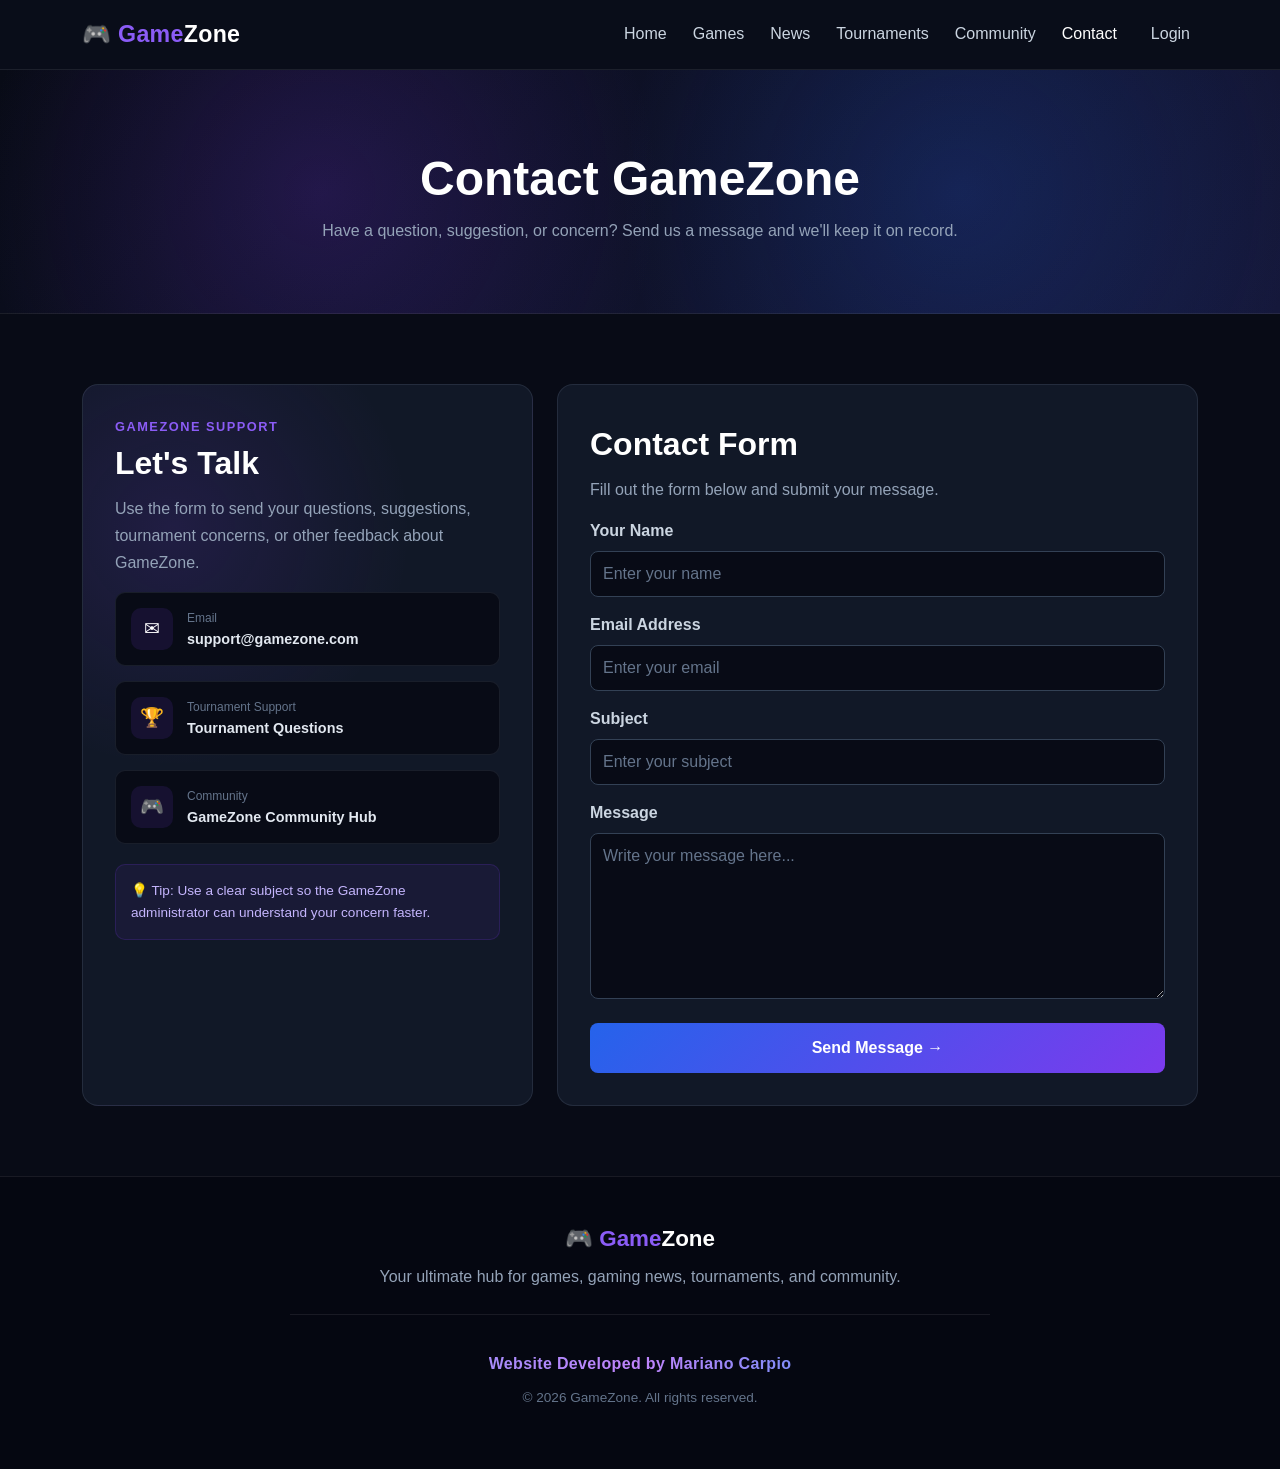
<file: contact.html>
<!DOCTYPE html>
<html lang="en">

<head>
    <meta charset="UTF-8">
    <meta name="viewport" content="width=device-width, initial-scale=1.0">

    <title>GameZone - Contact</title>

    <link
        href="https://cdn.jsdelivr.net/npm/bootstrap@5.3.3/dist/css/bootstrap.min.css"
        rel="stylesheet"
    >

    <link rel="stylesheet" href="css/style.css">
</head>

<body>


    <nav class="navbar navbar-expand-lg navbar-dark game-navbar">

        <div class="container">

            <a class="navbar-brand game-logo" href="index.html">
                🎮 <span>Game</span>Zone
            </a>

            <button
                class="navbar-toggler"
                type="button"
                data-bs-toggle="collapse"
                data-bs-target="#navbarNav"
                aria-controls="navbarNav"
                aria-expanded="false"
                aria-label="Toggle navigation"
            >
                <span class="navbar-toggler-icon"></span>
            </button>

            <div class="collapse navbar-collapse" id="navbarNav">

                <ul class="navbar-nav ms-auto">

                    <li class="nav-item">
                        <a class="nav-link" href="index.html">
                            Home
                        </a>
                    </li>

                    <li class="nav-item">
                        <a class="nav-link" href="games.html">
                            Games
                        </a>
                    </li>

                    <li class="nav-item">
                        <a class="nav-link" href="news.html">
                            News
                        </a>
                    </li>

                    <li class="nav-item">
                        <a class="nav-link" href="tournaments.html">
                            Tournaments
                        </a>
                    </li>

                    <li class="nav-item">
                        <a class="nav-link" href="community.html">
                            Community
                        </a>
                    </li>

                    <li class="nav-item">
                        <a class="nav-link active" href="contact.html">
                            Contact
                        </a>
                    </li>

                </ul>

            </div>

        </div>

    </nav>



    <section class="contact-header">

        <div class="container text-center">


            <h1>
                Contact GameZone
            </h1>

            <p>
                Have a question, suggestion, or concern?
                Send us a message and we'll keep it on record.
            </p>

        </div>

    </section>



    <section class="contact-section">

        <div class="container">

            <div class="row g-4 align-items-stretch">



                <div class="col-lg-5">

                    <div class="contact-info-card">


                        <div class="section-label">
                            GAMEZONE SUPPORT
                        </div>

                        <h2>
                            Let's Talk
                        </h2>

                        <p>
                            Use the form to send your questions,
                            suggestions, tournament concerns, or
                            other feedback about GameZone.
                        </p>


                        <div class="contact-detail">

                            <div class="contact-detail-icon">
                                ✉
                            </div>

                            <div>

                                <span>
                                    Email
                                </span>

                                <strong>
                                    support@gamezone.com
                                </strong>

                            </div>

                        </div>


                        <div class="contact-detail">

                            <div class="contact-detail-icon">
                                🏆
                            </div>

                            <div>

                                <span>
                                    Tournament Support
                                </span>

                                <strong>
                                    Tournament Questions
                                </strong>

                            </div>

                        </div>


                        <div class="contact-detail">

                            <div class="contact-detail-icon">
                                🎮
                            </div>

                            <div>

                                <span>
                                    Community
                                </span>

                                <strong>
                                    GameZone Community Hub
                                </strong>

                            </div>

                        </div>


                        <div class="contact-note">
                            💡 Tip: Use a clear subject so the
                            GameZone administrator can understand
                            your concern faster.
                        </div>

                    </div>

                </div>



                <div class="col-lg-7">

                    <div class="contact-form-card">

                        <h2>
                            Contact Form
                        </h2>

                        <p class="contact-form-description">
                            Fill out the form below and submit your message.
                        </p>


                        <form id="contactForm">



                            <div class="mb-3">

                                <label
                                    for="contactName"
                                    class="form-label"
                                >
                                    Your Name
                                </label>

                                <input
                                    type="text"
                                    id="contactName"
                                    class="form-control"
                                    placeholder="Enter your name"
                                    required
                                >

                            </div>



                            <div class="mb-3">

                                <label
                                    for="contactEmail"
                                    class="form-label"
                                >
                                    Email Address
                                </label>

                                <input
                                    type="email"
                                    id="contactEmail"
                                    class="form-control"
                                    placeholder="Enter your email"
                                    required
                                >

                            </div>


                            <div class="mb-3">

                                <label
                                    for="contactSubject"
                                    class="form-label"
                                >
                                    Subject
                                </label>

                                <input
                                    type="text"
                                    id="contactSubject"
                                    class="form-control"
                                    placeholder="Enter your subject"
                                    required
                                >

                            </div>



                            <div class="mb-4">

                                <label
                                    for="contactMessage"
                                    class="form-label"
                                >
                                    Message
                                </label>

                                <textarea
                                    id="contactMessage"
                                    class="form-control"
                                    rows="6"
                                    placeholder="Write your message here..."
                                    required
                                ></textarea>

                            </div>



                            <button
                                type="submit"
                                class="contact-submit-button"
                            >
                                Send Message →
                            </button>

                        </form>



                        <div
                            id="contactSuccess"
                            class="contact-success"
                            style="display: none;"
                        >
                            ✅ Your message has been submitted successfully.
                            Thank you for contacting GameZone!
                        </div>

                    </div>

                </div>

            </div>

        </div>

    </section>



    <footer class="game-footer">

        <div class="container">

        <div class="footer-logo">
            🎮 <span>Game</span>Zone
        
        </div>

            <p>
                Your ultimate hub for games, gaming news,
                tournaments, and community.
            </p>

            <div class="footer-line"></div>

            <p class="developer-credit"> Website Developed by Mariano Carpio</p>


            <p class="copyright">
                © 2026 GameZone. All rights reserved.
            </p>

        </div>

    </footer>



    <script
        src="https://cdn.jsdelivr.net/npm/bootstrap@5.3.3/dist/js/bootstrap.bundle.min.js">
    </script>

    <script src="js/script.js"></script>

</body>

</html>
</file>
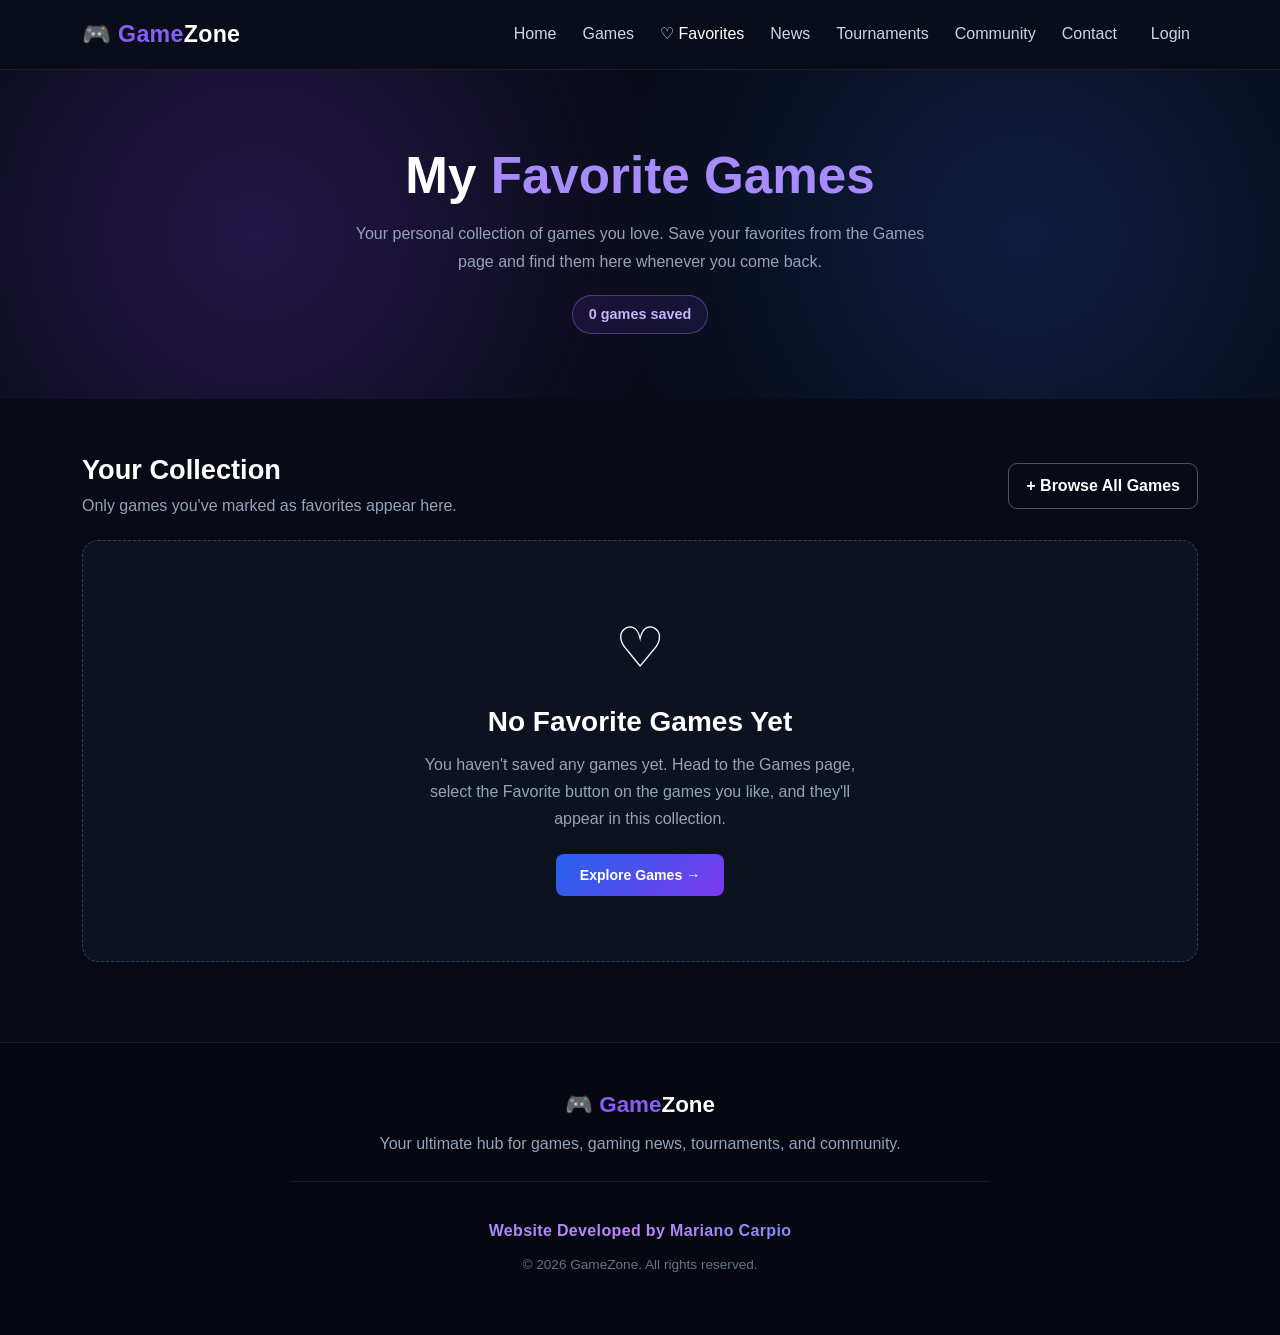
<file: favorites.html>
<!DOCTYPE html>
<html lang="en">

<head>
    <meta charset="UTF-8">
    <meta name="viewport" content="width=device-width, initial-scale=1.0">

    <title>GameZone - My Favorite Games</title>

    <link
        href="https://cdn.jsdelivr.net/npm/bootstrap@5.3.3/dist/css/bootstrap.min.css"
        rel="stylesheet"
    >

    <link rel="stylesheet" href="css/style.css">

    <style>
        .favorites-header {
            padding: 75px 20px 65px;
            text-align: center;
            background:
                radial-gradient(
                    circle at 20% 50%,
                    rgba(124, 58, 237, 0.23),
                    transparent 40%
                ),
                radial-gradient(
                    circle at 80% 50%,
                    rgba(37, 99, 235, 0.20),
                    transparent 40%
                ),
                #080b16;
        }

        .favorites-header h1 {
            color: #fff;
            font-size: clamp(2rem, 5vw, 3.2rem);
            font-weight: 800;
            margin-bottom: 14px;
        }

        .favorites-header h1 span {
            color: #a78bfa;
        }

        .favorites-header p {
            color: #94a3b8;
            max-width: 600px;
            margin: 0 auto 20px;
            line-height: 1.7;
        }

        .favorites-count {
            display: inline-block;
            padding: 8px 16px;
            border: 1px solid rgba(167, 139, 250, 0.35);
            border-radius: 30px;
            background: rgba(124, 58, 237, 0.12);
            color: #c4b5fd;
            font-size: 0.9rem;
            font-weight: 600;
        }

        .favorites-section {
            min-height: 450px;
            padding: 55px 0 80px;
            background: #080b16;
        }

        .favorites-section-heading {
            display: flex;
            justify-content: space-between;
            align-items: center;
            gap: 15px;
            flex-wrap: wrap;
            margin-bottom: 30px;
        }

        .favorites-section-heading h2 {
            margin: 0;
            color: #fff;
            font-size: 1.7rem;
            font-weight: 750;
        }

        .favorites-section-heading p {
            margin: 7px 0 0;
            color: #94a3b8;
        }

        .browse-games-btn {
            display: inline-block;
            padding: 10px 17px;
            border: 1px solid #475569;
            border-radius: 9px;
            color: #fff;
            text-decoration: none;
            font-weight: 600;
            transition: 0.2s ease;
        }

        .browse-games-btn:hover {
            color: #fff;
            background: rgba(124, 58, 237, 0.15);
            border-color: #8b5cf6;
        }

        .favorite-game-card {
            height: 100%;
            overflow: hidden;
            border: 1px solid rgba(148, 163, 184, 0.17);
            border-radius: 16px;
            background: #111827;
            transition:
                transform 0.25s ease,
                border-color 0.25s ease,
                box-shadow 0.25s ease;
        }

        .favorite-game-card:hover {
            transform: translateY(-5px);
            border-color: rgba(139, 92, 246, 0.6);
            box-shadow: 0 15px 35px rgba(0, 0, 0, 0.28);
        }

        .favorite-cover-wrap {
            position: relative;
            height: 230px;
            overflow: hidden;
            display: flex;
            align-items: center;
            justify-content: center;
            background:
                linear-gradient(
                    135deg,
                    #1e1b4b,
                    #312e81,
                    #111827
                );
        }

        .favorite-cover {
            width: 100%;
            height: 100%;
            object-fit: cover;
            display: block;
            transition: transform 0.3s ease;
        }

        .favorite-game-card:hover .favorite-cover {
            transform: scale(1.04);
        }

        .favorite-art-title {
            position: absolute;
            inset: auto 0 0;
            padding: 35px 16px 14px;
            background: linear-gradient(
                transparent,
                rgba(0, 0, 0, 0.85)
            );
            color: #fff;
            font-weight: 800;
            font-size: 1rem;
            letter-spacing: 1px;
        }

        .favorite-card-content {
            padding: 20px;
        }

        .favorite-card-top {
            display: flex;
            justify-content: space-between;
            align-items: flex-start;
            gap: 10px;
            margin-bottom: 12px;
        }

        .favorite-card-top h3 {
            margin: 0;
            color: #fff;
            font-size: 1.2rem;
            font-weight: 750;
        }

        .favorite-genre {
            flex-shrink: 0;
            padding: 5px 9px;
            border-radius: 20px;
            background: rgba(124, 58, 237, 0.16);
            color: #c4b5fd;
            font-size: 0.72rem;
            font-weight: 700;
        }

        .favorite-description {
            min-height: 48px;
            margin-bottom: 20px;
            color: #94a3b8;
            font-size: 0.92rem;
            line-height: 1.6;
        }

        .favorite-card-actions {
            display: grid;
            grid-template-columns: 1fr 1fr;
            gap: 10px;
        }

        .favorite-view-btn,
        .remove-favorite-btn {
            display: flex;
            align-items: center;
            justify-content: center;
            min-height: 42px;
            padding: 9px 10px;
            border-radius: 8px;
            font-size: 0.88rem;
            font-weight: 700;
            text-align: center;
            text-decoration: none;
            cursor: pointer;
            transition: 0.2s ease;
        }

        .favorite-view-btn {
            border: 0;
            color: #fff;
            background: linear-gradient(135deg, #2563eb, #7c3aed);
        }

        .favorite-view-btn:hover {
            color: #fff;
            filter: brightness(1.15);
        }

        .remove-favorite-btn {
            border: 1px solid #475569;
            color: #cbd5e1;
            background: transparent;
        }

        .remove-favorite-btn:hover {
            color: #fecaca;
            border-color: #ef4444;
            background: rgba(239, 68, 68, 0.08);
        }

        .favorites-empty {
            padding: 65px 25px;
            border: 1px dashed #334155;
            border-radius: 16px;
            background: rgba(17, 24, 39, 0.65);
            text-align: center;
        }

        .favorites-empty[hidden] {
            display: none !important;
        }

        .favorites-empty-icon {
            margin-bottom: 15px;
            font-size: 3.5rem;
        }

        .favorites-empty h3 {
            margin-bottom: 12px;
            color: #fff;
            font-weight: 750;
        }

        .favorites-empty p {
            max-width: 450px;
            margin: 0 auto 22px;
            color: #94a3b8;
            line-height: 1.7;
        }

        @media (max-width: 576px) {
            .favorites-header {
                padding: 55px 18px 45px;
            }

            .favorites-section {
                padding: 35px 0 55px;
            }

            .favorite-cover-wrap {
                height: 220px;
            }

            .favorite-card-actions {
                grid-template-columns: 1fr;
            }
        }

        @media (prefers-reduced-motion: reduce) {
            .favorite-game-card,
            .favorite-cover,
            .browse-games-btn,
            .favorite-view-btn,
            .remove-favorite-btn {
                transition: none;
            }
        }
    </style>
</head>

<body>

    <nav class="navbar navbar-expand-lg navbar-dark game-navbar">

        <div class="container">

            <a class="navbar-brand game-logo" href="index.html">
                🎮 <span>Game</span>Zone
            </a>

            <button
                class="navbar-toggler"
                type="button"
                data-bs-toggle="collapse"
                data-bs-target="#navbarNav"
                aria-controls="navbarNav"
                aria-expanded="false"
                aria-label="Toggle navigation"
            >
                <span class="navbar-toggler-icon"></span>
            </button>

            <div class="collapse navbar-collapse" id="navbarNav">

                <ul class="navbar-nav ms-auto">

                    <li class="nav-item">
                        <a class="nav-link" href="index.html">Home</a>
                    </li>

                    <li class="nav-item">
                        <a class="nav-link" href="games.html">Games</a>
                    </li>

                    <li class="nav-item">
                        <a class="nav-link active" href="favorites.html">
                            ♡ Favorites
                        </a>
                    </li>

                    <li class="nav-item">
                        <a class="nav-link" href="news.html">News</a>
                    </li>

                    <li class="nav-item">
                        <a class="nav-link" href="tournaments.html">
                            Tournaments
                        </a>
                    </li>

                    <li class="nav-item">
                        <a class="nav-link" href="community.html">
                            Community
                        </a>
                    </li>

                    <li class="nav-item">
                        <a class="nav-link" href="contact.html">Contact</a>
                    </li>

                </ul>

            </div>
        </div>
    </nav>


    <header class="favorites-header">

        <div class="container">

            <h1>My <span>Favorite Games</span></h1>

            <p>
                Your personal collection of games you love.
                Save your favorites from the Games page and find them
                here whenever you come back.
            </p>

            <div class="favorites-count" id="favoritesCount">
                0 games saved
            </div>

        </div>

    </header>


    <main class="favorites-section">

        <div class="container">

            <div class="favorites-section-heading">

                <div>
                    <h2>Your Collection</h2>
                    <p>Only games you've marked as favorites appear here.</p>
                </div>

                <a href="games.html" class="browse-games-btn">
                    + Browse All Games
                </a>

            </div>


            <div class="row g-4" id="favoritesContainer"></div>


            <div class="favorites-empty mt-3" id="favoritesEmpty" hidden>

                <div class="favorites-empty-icon">♡</div>

                <h3>No Favorite Games Yet</h3>

                <p>
                    You haven't saved any games yet. Head to the Games page,
                    select the Favorite button on the games you like,
                    and they'll appear in this collection.
                </p>

                <a href="games.html" class="favorite-view-btn d-inline-flex px-4">
                    Explore Games →
                </a>

            </div>

        </div>

    </main>


    <footer class="game-footer">

        <div class="container">

        <div class="footer-logo">
            🎮 <span>Game</span>Zone
        
        </div>

            <p>
                Your ultimate hub for games, gaming news,
                tournaments, and community.
            </p>

            <div class="footer-line"></div>

            <p class="developer-credit"> Website Developed by Mariano Carpio</p>


            <p class="copyright">
                © 2026 GameZone. All rights reserved.
            </p>

        </div>

    </footer>


    <script src="https://cdn.jsdelivr.net/npm/bootstrap@5.3.3/dist/js/bootstrap.bundle.min.js"></script>
    <script src="js/script.js"></script>

    <script>
        document.addEventListener("DOMContentLoaded", function () {

            const FAVORITES_KEY = "gamezone_favorites";

            const container =
                document.getElementById("favoritesContainer");

            const emptyState =
                document.getElementById("favoritesEmpty");

            const countLabel =
                document.getElementById("favoritesCount");


            const gameLibrary = [
                {
                    name: "Tekken 8",
                    title: "Tekken 8",
                    genre: "Fighting",
                    artTitle: "TEKKEN 8",
                    image: "images/tekken8.jpg",
                    slug: "tekken8",
                    description: "Competitive one-on-one fighting with unique characters, combos, and strategies.",
                    background: "linear-gradient(135deg, #22040d, #7f1236, #160816)"
                },
                {
                    name: "Valorant",
                    title: "Valorant",
                    genre: "Shooter",
                    artTitle: "VALORANT",
                    image: "images/valorant.jpg",
                    slug: "valorant",
                    description: "A tactical shooter focused on teamwork, strategy, precision, and agent abilities.",
                    background: "linear-gradient(135deg, #18070b, #7f1d2d, #111827)"
                },
                {
                    name: "Marvel Rivals",
                    title: "Marvel Rivals",
                    genre: "Action",
                    artTitle: "MARVEL RIVALS",
                    image: "images/marvel-rivals.jpg",
                    slug: "marvel-rivals",
                    description: "Team up with Marvel heroes and villains in fast-paced, objective-based battles.",
                    background: "linear-gradient(135deg, #071b42, #2563eb, #111827)"
                },
                {
                    name: "NBA 2K",
                    title: "NBA 2K",
                    genre: "Sports",
                    artTitle: "NBA 2K",
                    image: "images/nba2k.jpg",
                    slug: "nba2k",
                    description: "Build your basketball skills, compete on the court, and play your way.",
                    background: "linear-gradient(135deg, #422006, #b45309, #111827)"
                },
                {
                    name: "Street Fighter 6",
                    title: "Street Fighter 6",
                    genre: "Fighting",
                    artTitle: "STREET FIGHTER 6",
                    image: "images/street-fighter-6.jpg",
                    slug: "street-fighter-6",
                    description: "Master fighters, improve your combos, and challenge other players.",
                    background: "linear-gradient(135deg, #172554, #2563eb, #111827)"
                },
                {
                    name: "Call of Duty",
                    title: "Call of Duty",
                    genre: "Shooter",
                    artTitle: "CALL OF DUTY",
                    image: "images/call-of-duty.jpg",
                    slug: "call-of-duty",
                    description: "An action-packed shooter featuring competitive multiplayer and team battles.",
                    background: "linear-gradient(135deg, #052e16, #365314, #111827)"
                },
                {
                    name: "Mobile Legends Bang Bang",
                    title: "Mobile Legends: Bang Bang",
                    genre: "MOBA",
                    artTitle: "MOBILE LEGENDS",
                    image: "images/mobile-legends.jpg",
                    slug: "mobile-legends",
                    description: "Team up, choose your hero, and compete to destroy the enemy base.",
                    background: "linear-gradient(135deg, #172554, #1d4ed8, #111827)"
                },
                {
                    name: "Call of Duty Mobile",
                    title: "Call of Duty: Mobile",
                    genre: "Shooter",
                    artTitle: "CALL OF DUTY MOBILE",
                    image: "images/call-of-duty-mobile.jpg",
                    slug: "call-of-duty-mobile",
                    description: "Experience mobile multiplayer combat and battle royale modes.",
                    background: "linear-gradient(135deg, #292524, #57534e, #111827)"
                },
                {
                    name: "PUBG Mobile",
                    title: "PUBG Mobile",
                    genre: "Shooter",
                    artTitle: "PUBG MOBILE",
                    image: "images/pubg-mobile.jpg",
                    slug: "pubg-mobile",
                    description: "Drop into battle royale matches and work with your squad to win.",
                    background: "linear-gradient(135deg, #422006, #a16207, #111827)"
                },
                {
                    name: "Honor of Kings",
                    title: "Honor of Kings",
                    genre: "MOBA",
                    artTitle: "HONOR OF KINGS",
                    image: "images/honor-of-kings.jpg",
                    slug: "honor-of-kings",
                    description: "Choose a hero, work with your team, and compete in strategic arena battles.",
                    background: "linear-gradient(135deg, #172554, #4338ca, #111827)"
                },
                {
                    name: "Garena Free Fire",
                    title: "Garena Free Fire",
                    genre: "Shooter",
                    artTitle: "FREE FIRE",
                    image: "images/free-fire.jpg",
                    slug: "free-fire",
                    description: "Compete in fast-paced survival matches and try to be the last player or squad standing.",
                    background: "linear-gradient(135deg, #431407, #c2410c, #111827)"
                },
                {
                    name: "Dota 2",
                    title: "Dota 2",
                    genre: "MOBA",
                    artTitle: "DOTA 2",
                    image: "images/dota-2.jpg",
                    slug: "dota-2",
                    description: "Choose a hero and compete in strategic five-versus-five matches.",
                    background: "linear-gradient(135deg, #450a0a, #991b1b, #111827)"
                }
            ];


            function getFavorites() {
                try {
                    const saved = JSON.parse(
                        localStorage.getItem(FAVORITES_KEY) || "[]"
                    );

                    return Array.isArray(saved) ? saved : [];
                } catch (error) {
                    return [];
                }
            }


            function saveFavorites(favorites) {
                localStorage.setItem(
                    FAVORITES_KEY,
                    JSON.stringify(favorites)
                );
            }


            function createFavoriteCard(game) {

                const column = document.createElement("div");

                column.className = "col-md-6 col-lg-4";


                column.innerHTML = `
                    <article class="favorite-game-card">

                        <div
                            class="favorite-cover-wrap"
                            style="background: ${game.background};"
                        >
                            <img
                                src="${game.image}"
                                alt="${game.title} cover"
                                class="favorite-cover"
                                loading="lazy"
                            >

                            <div class="favorite-art-title">
                                ${game.artTitle}
                            </div>
                        </div>

                        <div class="favorite-card-content">

                            <div class="favorite-card-top">

                                <h3>${game.title}</h3>

                                <span class="favorite-genre">
                                    ${game.genre}
                                </span>

                            </div>

                            <p class="favorite-description">
                                ${game.description}
                            </p>

                            <div class="favorite-card-actions">

                                <a
                                    class="favorite-view-btn"
                                    href="game-details.html?game=${game.slug}"
                                >
                                    View Game →
                                </a>

                                <button
                                    type="button"
                                    class="remove-favorite-btn"
                                >
                                    ♥ Remove
                                </button>

                            </div>

                        </div>

                    </article>
                `;


                const image = column.querySelector(".favorite-cover");

                image.addEventListener("error", function () {
                    image.remove();
                });


                const removeButton =
                    column.querySelector(".remove-favorite-btn");

                removeButton.addEventListener("click", function () {

                    const updatedFavorites = getFavorites().filter(
                        function (name) {
                            return name !== game.name;
                        }
                    );

                    saveFavorites(updatedFavorites);

                    renderFavorites();

                });


                return column;
            }


            function renderFavorites() {

                const savedFavorites = getFavorites();

                const favoriteGames = gameLibrary.filter(
                    function (game) {
                        return savedFavorites.includes(game.name);
                    }
                );


                container.innerHTML = "";

                favoriteGames.forEach(function (game) {
                    container.appendChild(createFavoriteCard(game));
                });


                const total = favoriteGames.length;

                countLabel.textContent =
                    total + (total === 1 ? " game saved" : " games saved");


                emptyState.hidden = total !== 0;
            }


            renderFavorites();


            window.addEventListener("storage", function (event) {

                if (event.key === FAVORITES_KEY) {
                    renderFavorites();
                }

            });

        });
    </script>

</body>
</html>
</file>
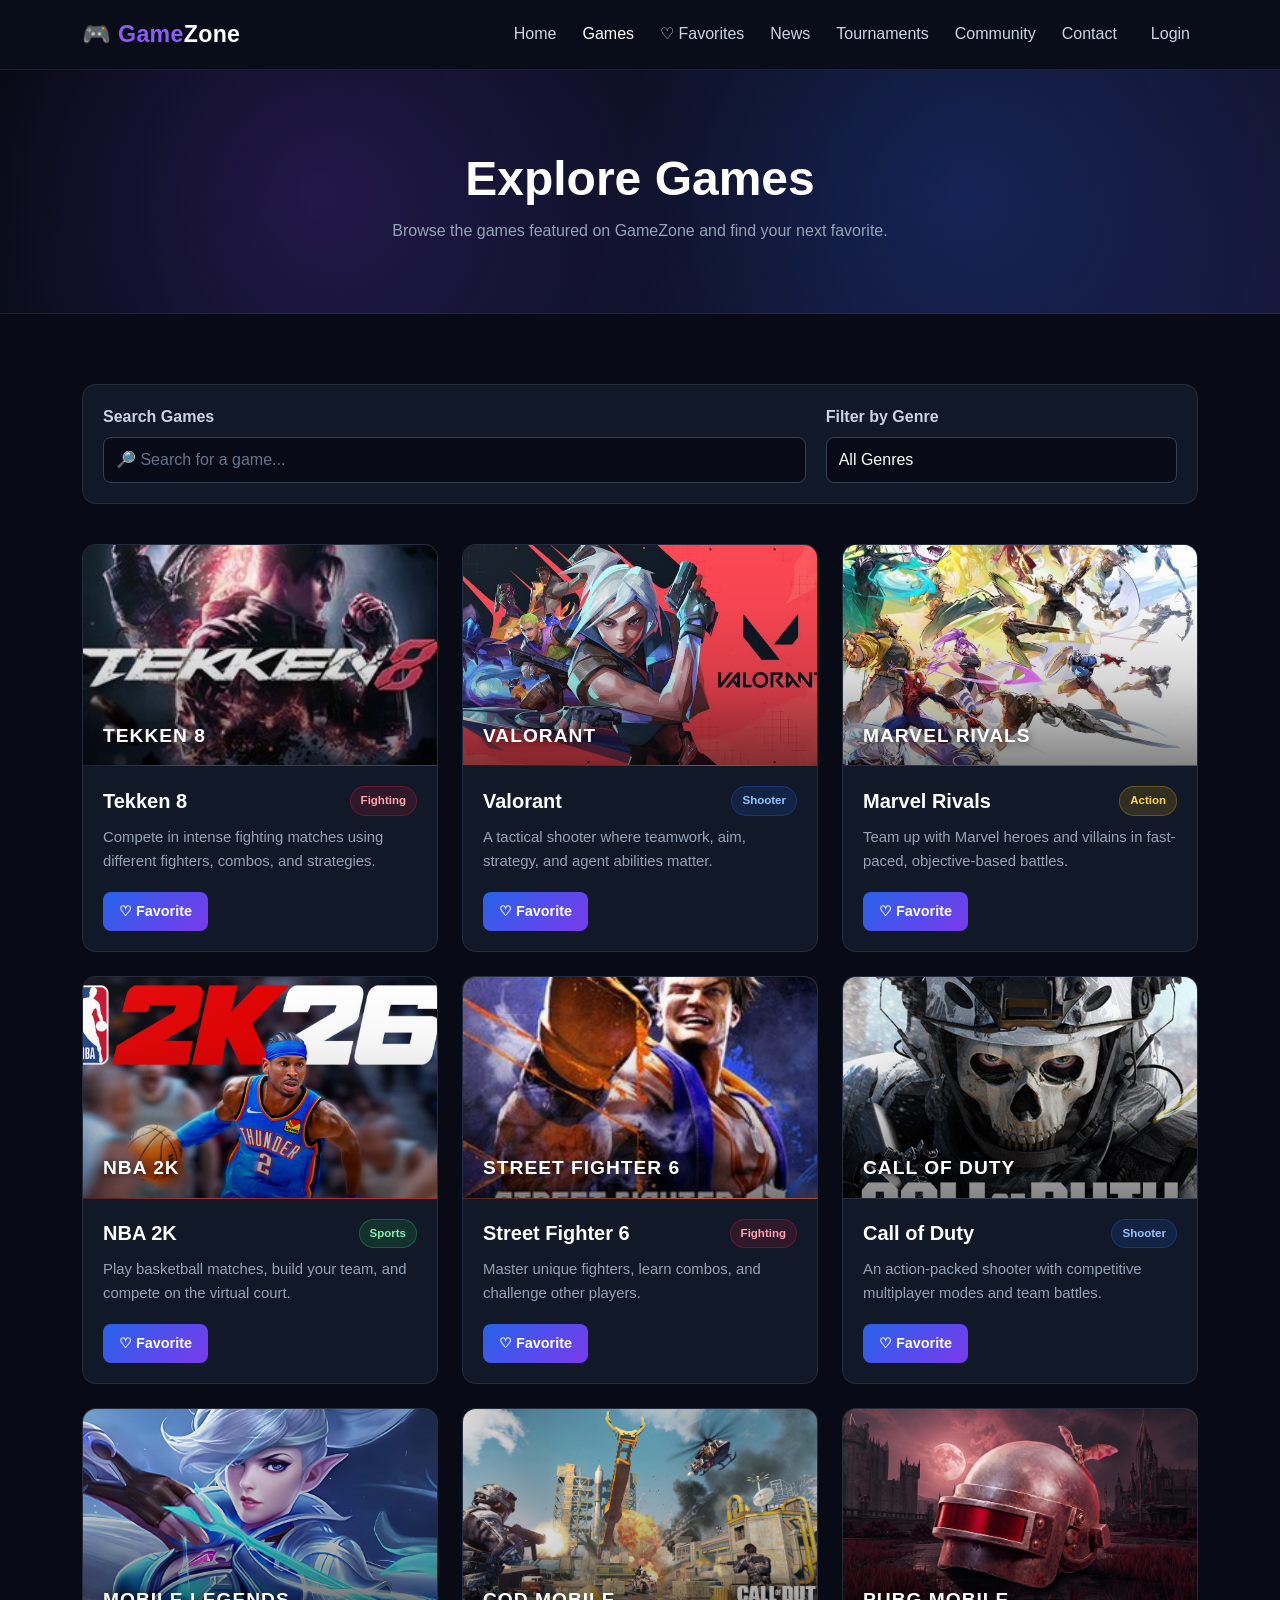
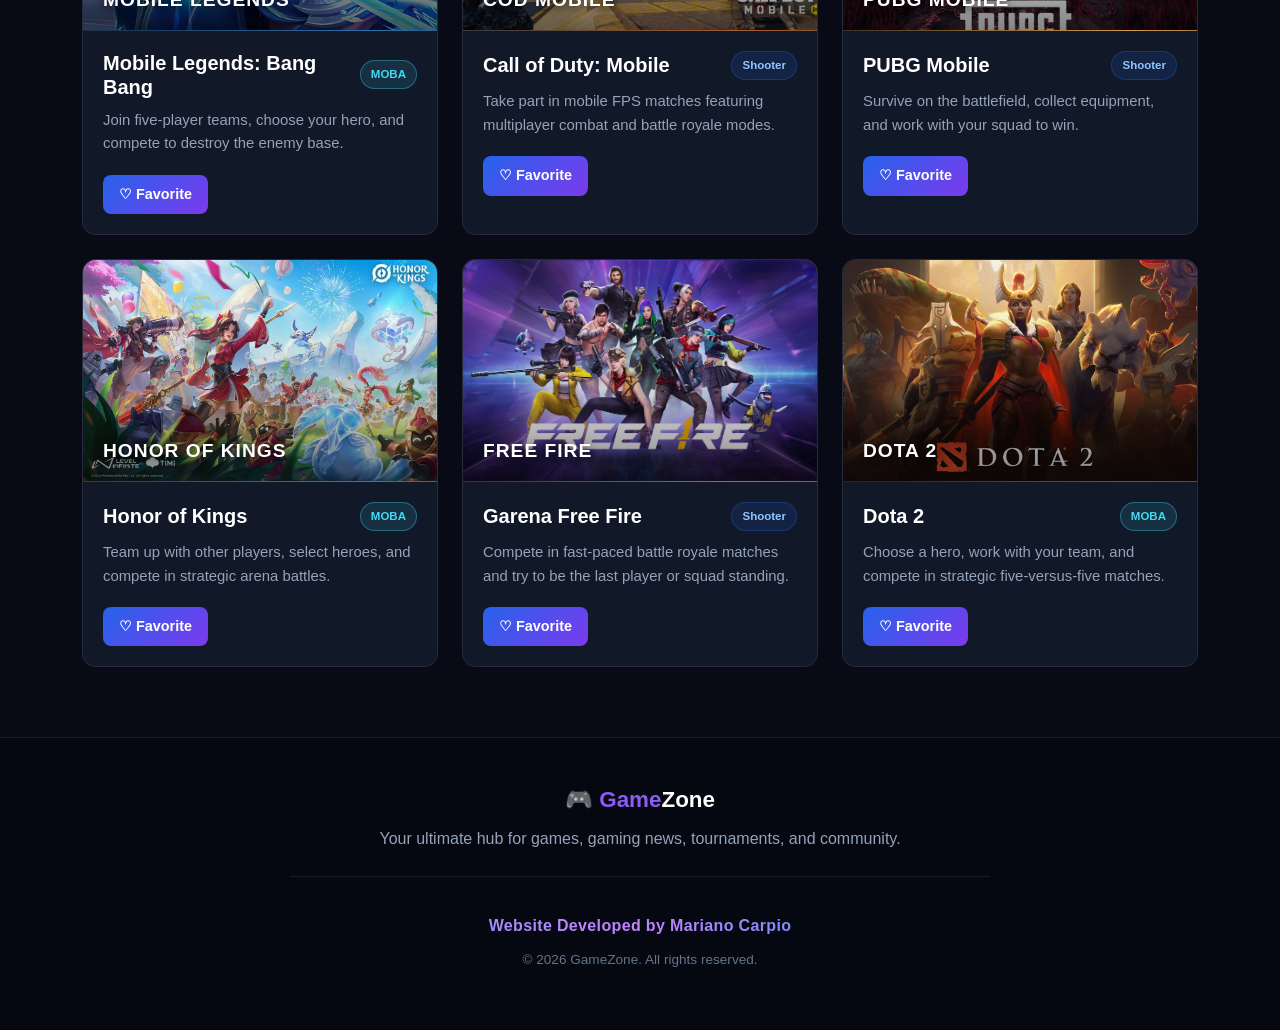
<file: games.html>
<!DOCTYPE html>
<html lang="en">
<head>
    <meta charset="UTF-8">
    <meta name="viewport" content="width=device-width, initial-scale=1.0">
    <title>GameZone - Games</title>
    <link href="https://cdn.jsdelivr.net/npm/bootstrap@5.3.3/dist/css/bootstrap.min.css" rel="stylesheet">
    <link rel="stylesheet" href="css/style.css">
    <style>
        .game-visual.game-mlbb {
            background: linear-gradient(135deg, #081c3b, #1466aa, #081329);
        }
        .game-visual.game-codm {
            background: linear-gradient(135deg, #292b2e, #a54e18, #171717);
        }
        .game-visual.game-pubg {
            background: linear-gradient(135deg, #2e2115, #d39134, #15120f);
        }
        .game-visual.game-hok {
            background: linear-gradient(135deg, #102d3f, #167d87, #101727);
        }
        .game-visual.game-freefire {
            background: linear-gradient(135deg, #44130e, #d64b1d, #191119);
        }
        .game-visual.game-dota {
            background: linear-gradient(135deg, #160c0c, #922b24, #29100e);
        }
        .game-tag.moba,
        .tournament-game.moba {
            background: rgba(65, 217, 242, 0.13);
            color: #41d9f2;
            border: 1px solid rgba(65, 217, 242, 0.35);
        }
        .favorite-notification {
            position: fixed;
            right: 24px;
            bottom: 24px;
            z-index: 2000;
            width: min(340px, calc(100% - 32px));
            padding: 17px 20px;
            color: #ffffff;
            background: #211532;
            border: 1px solid rgba(168, 85, 247, 0.65);
            border-radius: 14px;
            box-shadow: 0 12px 35px rgba(0, 0, 0, 0.4);
            opacity: 0;
            visibility: hidden;
            transform: translateY(12px);
            transition: opacity 0.25s ease, transform 0.25s ease,
                        visibility 0.25s ease;
            pointer-events: none;
        }
        .favorite-notification.show {
            opacity: 1;
            visibility: visible;
            transform: translateY(0);
        }
        .favorite-notification strong {
            display: block;
            margin-bottom: 5px;
            color: #d8b4fe;
            font-size: 1rem;
        }
        .favorite-notification p {
            margin: 0;
            color: #e5e0ee;
            font-size: 0.9rem;
        }
    </style>
</head>
<body>
    <nav class="navbar navbar-expand-lg navbar-dark game-navbar">
        <div class="container">
            <a class="navbar-brand game-logo" href="index.html">
                🎮 <span>Game</span>Zone
            </a>
            <button
                class="navbar-toggler"
                type="button"
                data-bs-toggle="collapse"
                data-bs-target="#navbarNav"
                aria-controls="navbarNav"
                aria-expanded="false"
                aria-label="Toggle navigation">
                <span class="navbar-toggler-icon"></span>
            </button>
            <div class="collapse navbar-collapse" id="navbarNav">
                <ul class="navbar-nav ms-auto">
                    <li class="nav-item">
                        <a class="nav-link" href="index.html">Home</a>
                    </li>
                    <li class="nav-item">
                        <a class="nav-link active" href="games.html">Games</a>
                    </li>
                    <li class="nav-item">
                        <a class="nav-link" href="favorites.html">♡ Favorites</a>
                    </li>
                    <li class="nav-item">
                        <a class="nav-link" href="news.html">News</a>
                    </li>
                    <li class="nav-item">
                        <a class="nav-link" href="tournaments.html">Tournaments</a>
                    </li>
                    <li class="nav-item">
                        <a class="nav-link" href="community.html">Community</a>
                    </li>
                    <li class="nav-item">
                        <a class="nav-link" href="contact.html">Contact</a>
                    </li>
                </ul>
            </div>
        </div>
    </nav>

    <section class="games-header">
        <div class="container text-center">
            <h1>Explore Games</h1>
            <p>
                Browse the games featured on GameZone and find your next favorite.
            </p>
        </div>
    </section>

    <section class="games-section">
        <div class="container">
            <div class="games-controls">
                <div class="search-box">
                    <label for="searchInput">Search Games</label>
                    <input
                        type="text"
                        id="searchInput"
                        class="form-control"
                        placeholder="🔎 Search for a game...">
                </div>
                <div class="filter-box">
                    <label for="genreFilter">Filter by Genre</label>
                    <select id="genreFilter" class="form-select">
                        <option value="all">All Genres</option>
                        <option value="Fighting">Fighting</option>
                        <option value="Shooter">Shooter</option>
                        <option value="Action">Action</option>
                        <option value="Sports">Sports</option>
                        <option value="MOBA">MOBA</option>
                    </select>
                </div>
            </div>

            <div class="row g-4" id="gamesContainer">
                <div class="col-md-6 col-lg-4 game-card"
                     data-name="Tekken 8"
                     data-genre="Fighting">
                    <div class="modern-game-card">
                        <div class="game-visual game-tekken">
                            <img src="images/tekken8.jpg"
                                 alt="Tekken 8"
                                 class="game-cover"
                                 onerror="this.style.display='none'">
                            <div class="visual-overlay"></div>
                            <div class="visual-title">TEKKEN 8</div>
                        </div>
                        <div class="game-card-content">
                            <div class="game-card-top">
                                <h3>Tekken 8</h3>
                                <span class="game-tag fighting">Fighting</span>
                            </div>
                            <p>
                                Compete in intense fighting matches using
                                different fighters, combos, and strategies.
                            </p>
                            <button type="button" class="favorite-btn game-button">
                                ♡ Favorite
                            </button>
                        </div>
                    </div>
                </div>

                <div class="col-md-6 col-lg-4 game-card"
                     data-name="Valorant"
                     data-genre="Shooter">
                    <div class="modern-game-card">
                        <div class="game-visual game-valorant">
                            <img src="images/valorant.jpg"
                                 alt="Valorant"
                                 class="game-cover"
                                 onerror="this.style.display='none'">
                            <div class="visual-overlay"></div>
                            <div class="visual-title">VALORANT</div>
                        </div>
                        <div class="game-card-content">
                            <div class="game-card-top">
                                <h3>Valorant</h3>
                                <span class="game-tag shooter">Shooter</span>
                            </div>
                            <p>
                                A tactical shooter where teamwork, aim,
                                strategy, and agent abilities matter.
                            </p>
                            <button type="button" class="favorite-btn game-button">
                                ♡ Favorite
                            </button>
                        </div>
                    </div>
                </div>

                <div class="col-md-6 col-lg-4 game-card"
                     data-name="Marvel Rivals"
                     data-genre="Action">
                    <div class="modern-game-card">
                        <div class="game-visual game-marvel">
                            <img src="images/marvel-rivals.jpg"
                                 alt="Marvel Rivals"
                                 class="game-cover"
                                 onerror="this.style.display='none'">
                            <div class="visual-overlay"></div>
                            <div class="visual-title">MARVEL RIVALS</div>
                        </div>
                        <div class="game-card-content">
                            <div class="game-card-top">
                                <h3>Marvel Rivals</h3>
                                <span class="game-tag action">Action</span>
                            </div>
                            <p>
                                Team up with Marvel heroes and villains
                                in fast-paced, objective-based battles.
                            </p>
                            <button type="button" class="favorite-btn game-button">
                                ♡ Favorite
                            </button>
                        </div>
                    </div>
                </div>

                <div class="col-md-6 col-lg-4 game-card"
                     data-name="NBA 2K"
                     data-genre="Sports">
                    <div class="modern-game-card">
                        <div class="game-visual game-nba">
                            <img src="images/nba2k.jpg"
                                 alt="NBA 2K"
                                 class="game-cover"
                                 onerror="this.style.display='none'">
                            <div class="visual-overlay"></div>
                            <div class="visual-title">NBA 2K</div>
                        </div>
                        <div class="game-card-content">
                            <div class="game-card-top">
                                <h3>NBA 2K</h3>
                                <span class="game-tag sports">Sports</span>
                            </div>
                            <p>
                                Play basketball matches, build your team,
                                and compete on the virtual court.
                            </p>
                            <button type="button" class="favorite-btn game-button">
                                ♡ Favorite
                            </button>
                        </div>
                    </div>
                </div>

                <div class="col-md-6 col-lg-4 game-card"
                     data-name="Street Fighter 6"
                     data-genre="Fighting">
                    <div class="modern-game-card">
                        <div class="game-visual game-streetfighter">
                            <img src="images/street-fighter-6.jpg"
                                 alt="Street Fighter 6"
                                 class="game-cover"
                                 onerror="this.style.display='none'">
                            <div class="visual-overlay"></div>
                            <div class="visual-title">STREET FIGHTER 6</div>
                        </div>
                        <div class="game-card-content">
                            <div class="game-card-top">
                                <h3>Street Fighter 6</h3>
                                <span class="game-tag fighting">Fighting</span>
                            </div>
                            <p>
                                Master unique fighters, learn combos,
                                and challenge other players.
                            </p>
                            <button type="button" class="favorite-btn game-button">
                                ♡ Favorite
                            </button>
                        </div>
                    </div>
                </div>

                <div class="col-md-6 col-lg-4 game-card"
                     data-name="Call of Duty"
                     data-genre="Shooter">
                    <div class="modern-game-card">
                        <div class="game-visual game-cod">
                            <img src="images/call-of-duty.jpg"
                                 alt="Call of Duty"
                                 class="game-cover"
                                 onerror="this.style.display='none'">
                            <div class="visual-overlay"></div>
                            <div class="visual-title">CALL OF DUTY</div>
                        </div>
                        <div class="game-card-content">
                            <div class="game-card-top">
                                <h3>Call of Duty</h3>
                                <span class="game-tag shooter">Shooter</span>
                            </div>
                            <p>
                                An action-packed shooter with competitive
                                multiplayer modes and team battles.
                            </p>
                            <button type="button" class="favorite-btn game-button">
                                ♡ Favorite
                            </button>
                        </div>
                    </div>
                </div>

                <div class="col-md-6 col-lg-4 game-card"
                     data-name="Mobile Legends Bang Bang"
                     data-genre="MOBA">
                    <div class="modern-game-card">
                        <div class="game-visual game-mlbb">
                            <img src="images/mobile-legends.jpg"
                                 alt="Mobile Legends Bang Bang"
                                 class="game-cover"
                                 onerror="this.style.display='none'">
                            <div class="visual-overlay"></div>
                            <div class="visual-title">MOBILE LEGENDS</div>
                        </div>
                        <div class="game-card-content">
                            <div class="game-card-top">
                                <h3>Mobile Legends: Bang Bang</h3>
                                <span class="game-tag moba">MOBA</span>
                            </div>
                            <p>
                                Join five-player teams, choose your hero,
                                and compete to destroy the enemy base.
                            </p>
                            <button type="button" class="favorite-btn game-button">
                                ♡ Favorite
                            </button>
                        </div>
                    </div>
                </div>

                <div class="col-md-6 col-lg-4 game-card"
                     data-name="Call of Duty Mobile"
                     data-genre="Shooter">
                    <div class="modern-game-card">
                        <div class="game-visual game-codm">
                            <img src="images/call-of-duty-mobile.jpg"
                                 alt="Call of Duty Mobile"
                                 class="game-cover"
                                 onerror="this.style.display='none'">
                            <div class="visual-overlay"></div>
                            <div class="visual-title">COD MOBILE</div>
                        </div>
                        <div class="game-card-content">
                            <div class="game-card-top">
                                <h3>Call of Duty: Mobile</h3>
                                <span class="game-tag shooter">Shooter</span>
                            </div>
                            <p>
                                Take part in mobile FPS matches featuring
                                multiplayer combat and battle royale modes.
                            </p>
                            <button type="button" class="favorite-btn game-button">
                                ♡ Favorite
                            </button>
                        </div>
                    </div>
                </div>

                <div class="col-md-6 col-lg-4 game-card"
                     data-name="PUBG Mobile"
                     data-genre="Shooter">
                    <div class="modern-game-card">
                        <div class="game-visual game-pubg">
                            <img src="images/pubg-mobile.jpg"
                                 alt="PUBG Mobile"
                                 class="game-cover"
                                 onerror="this.style.display='none'">
                            <div class="visual-overlay"></div>
                            <div class="visual-title">PUBG MOBILE</div>
                        </div>
                        <div class="game-card-content">
                            <div class="game-card-top">
                                <h3>PUBG Mobile</h3>
                                <span class="game-tag shooter">Shooter</span>
                            </div>
                            <p>
                                Survive on the battlefield, collect equipment,
                                and work with your squad to win.
                            </p>
                            <button type="button" class="favorite-btn game-button">
                                ♡ Favorite
                            </button>
                        </div>
                    </div>
                </div>

                <div class="col-md-6 col-lg-4 game-card"
                     data-name="Honor of Kings"
                     data-genre="MOBA">
                    <div class="modern-game-card">
                        <div class="game-visual game-hok">
                            <img src="images/honor-of-kings.jpg"
                                 alt="Honor of Kings"
                                 class="game-cover"
                                 onerror="this.style.display='none'">
                            <div class="visual-overlay"></div>
                            <div class="visual-title">HONOR OF KINGS</div>
                        </div>
                        <div class="game-card-content">
                            <div class="game-card-top">
                                <h3>Honor of Kings</h3>
                                <span class="game-tag moba">MOBA</span>
                            </div>
                            <p>
                                Team up with other players, select heroes,
                                and compete in strategic arena battles.
                            </p>
                            <button type="button" class="favorite-btn game-button">
                                ♡ Favorite
                            </button>
                        </div>
                    </div>
                </div>

                <div class="col-md-6 col-lg-4 game-card"
                     data-name="Garena Free Fire"
                     data-genre="Shooter">
                    <div class="modern-game-card">
                        <div class="game-visual game-freefire">
                            <img src="images/free-fire.jpg"
                                 alt="Garena Free Fire"
                                 class="game-cover"
                                 onerror="this.style.display='none'">
                            <div class="visual-overlay"></div>
                            <div class="visual-title">FREE FIRE</div>
                        </div>
                        <div class="game-card-content">
                            <div class="game-card-top">
                                <h3>Garena Free Fire</h3>
                                <span class="game-tag shooter">Shooter</span>
                            </div>
                            <p>
                                Compete in fast-paced battle royale matches
                                and try to be the last player or squad standing.
                            </p>
                            <button type="button" class="favorite-btn game-button">
                                ♡ Favorite
                            </button>
                        </div>
                    </div>
                </div>

                <div class="col-md-6 col-lg-4 game-card"
                     data-name="Dota 2"
                     data-genre="MOBA">
                    <div class="modern-game-card">
                        <div class="game-visual game-dota">
                            <img src="images/dota-2.jpg"
                                 alt="Dota 2"
                                 class="game-cover"
                                 onerror="this.style.display='none'">
                            <div class="visual-overlay"></div>
                            <div class="visual-title">DOTA 2</div>
                        </div>
                        <div class="game-card-content">
                            <div class="game-card-top">
                                <h3>Dota 2</h3>
                                <span class="game-tag moba">MOBA</span>
                            </div>
                            <p>
                                Choose a hero, work with your team,
                                and compete in strategic five-versus-five matches.
                            </p>
                            <button type="button" class="favorite-btn game-button">
                                ♡ Favorite
                            </button>
                        </div>
                    </div>
                </div>
            </div>

            <!-- NO RESULTS -->
            <div id="noResults" class="no-results" style="display: none;">
                <h4>No games found</h4>
                <p>Try another game name or genre.</p>
            </div>
        </div>
    </section>

    <div
        id="favoriteNotification"
        class="favorite-notification"
        role="status"
        aria-live="polite">
        <strong id="favoriteNotificationTitle">Added to Favorites</strong>
        <p id="favoriteNotificationMessage">
            Your favorite game has been saved.
        </p>
    </div>

    <footer class="game-footer">
        <div class="container">
        <div class="footer-logo">
            🎮 <span>Game</span>Zone
        
        </div>
            <p>
                Your ultimate hub for games, gaming news,
                tournaments, and community.
            </p>
            <div class="footer-line"></div>
            <p class="developer-credit"> Website Developed by Mariano Carpio</p>

            <p class="copyright">© 2026 GameZone. All rights reserved.</p>
        </div>
    </footer>

    <script src="https://cdn.jsdelivr.net/npm/bootstrap@5.3.3/dist/js/bootstrap.bundle.min.js"></script>
    <script src="js/script.js"></script>

    <script>
        document.addEventListener("DOMContentLoaded", function () {
            const notification =
                document.getElementById("favoriteNotification");

            const notificationTitle =
                document.getElementById("favoriteNotificationTitle");

            const notificationMessage =
                document.getElementById("favoriteNotificationMessage");

            let notificationTimer;

            document.querySelectorAll(".favorite-btn").forEach(function (button) {
                button.addEventListener("click", function () {
                    const card = button.closest(".game-card");

                    const gameName = card
                        ? card.dataset.name
                        : "This game";

                    const isFavorited =
                        button.classList.contains("favorited");

                    if (isFavorited) {
                        notificationTitle.textContent = "Added to Favorites!";

                        notificationMessage.textContent =
                            gameName + " is now one of your favorite games!";
                    } else {
                        notificationTitle.textContent = "Removed from Favorites";

                        notificationMessage.textContent =
                            gameName + " was removed from your favorites.";
                    }

                    notification.classList.add("show");

                    clearTimeout(notificationTimer);

                    notificationTimer = setTimeout(function () {
                        notification.classList.remove("show");
                    }, 2800);
                });
            });
        });
    </script>
</body>
</html>
</file>
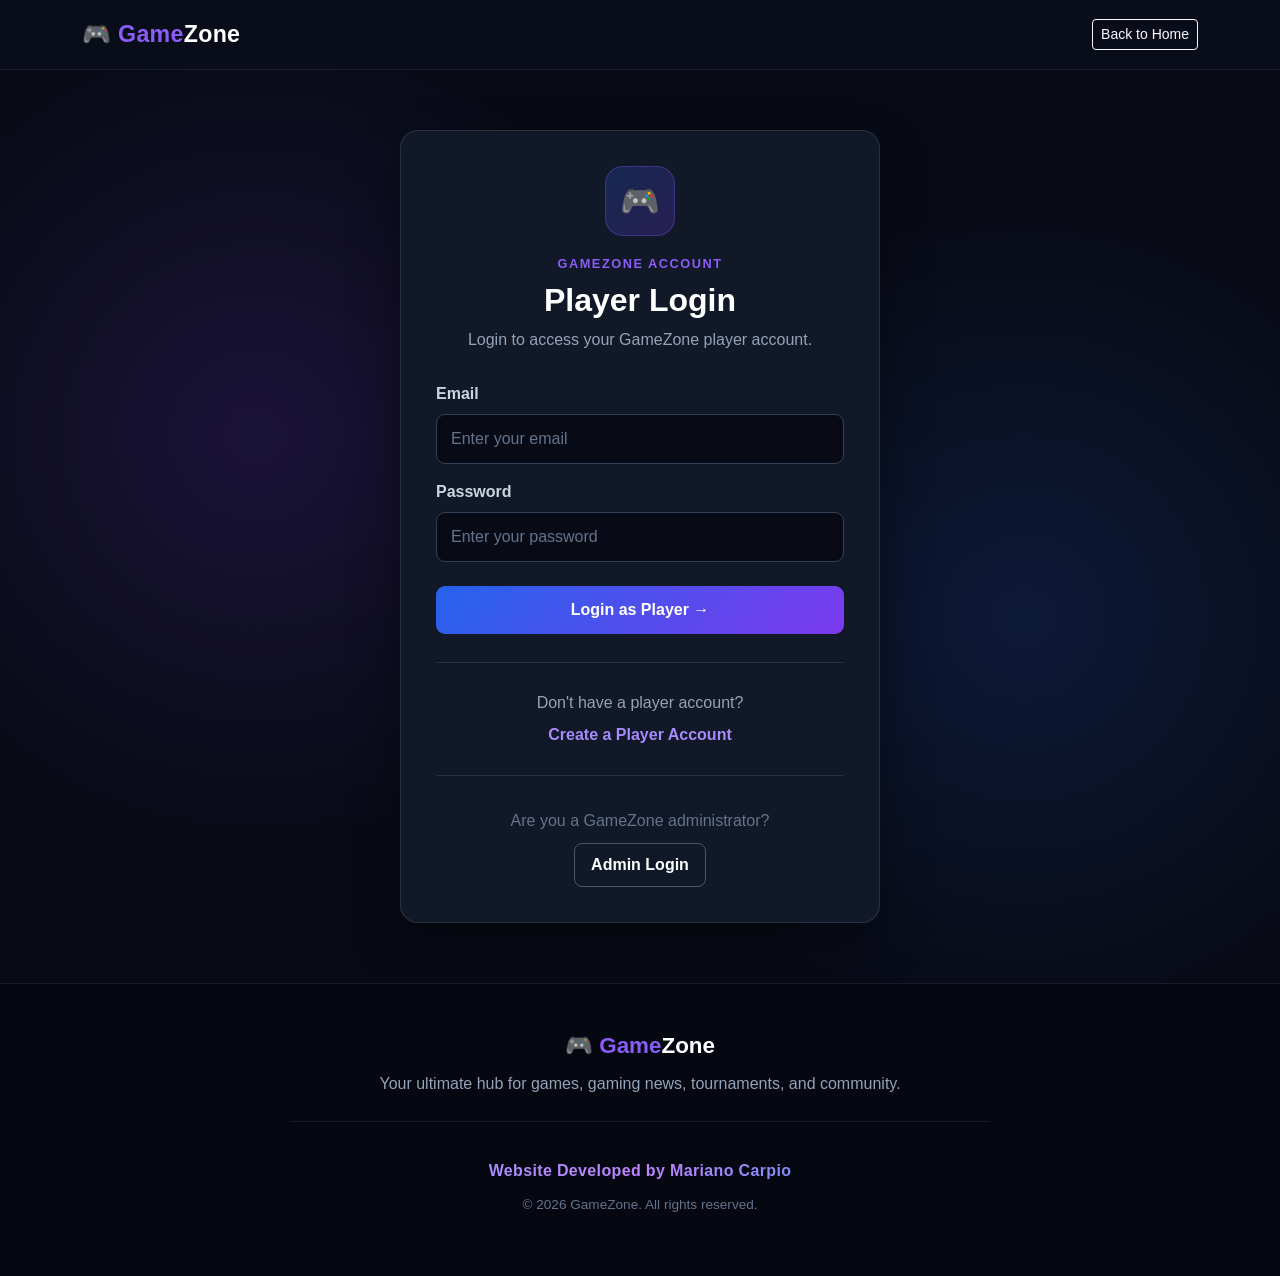
<file: login.html>
<!DOCTYPE html>
<html lang="en">

<head>
    <meta charset="UTF-8">
    <meta name="viewport" content="width=device-width, initial-scale=1.0">

    <title>GameZone - Player Login</title>

    <link
        href="https://cdn.jsdelivr.net/npm/bootstrap@5.3.3/dist/css/bootstrap.min.css"
        rel="stylesheet"
    >

    <link rel="stylesheet" href="css/style.css">

    <style>
        .auth-page {
            min-height: calc(100vh - 70px);
            display: flex;
            align-items: center;
            justify-content: center;
            padding: 60px 20px;

            background:
                radial-gradient(
                    circle at 20% 40%,
                    rgba(124, 58, 237, 0.16),
                    transparent 35%
                ),
                radial-gradient(
                    circle at 80% 60%,
                    rgba(37, 99, 235, 0.16),
                    transparent 35%
                ),
                #080b16;
        }

        .auth-card {
            width: 100%;
            max-width: 480px;
            padding: 35px;
            background: #111827;
            border: 1px solid rgba(148, 163, 184, 0.18);
            border-radius: 18px;
            box-shadow: 0 20px 50px rgba(0, 0, 0, 0.35);
        }

        .auth-icon {
            width: 70px;
            height: 70px;
            display: flex;
            align-items: center;
            justify-content: center;
            margin: 0 auto 18px;
            border-radius: 18px;

            background: linear-gradient(
                135deg,
                rgba(37, 99, 235, 0.22),
                rgba(124, 58, 237, 0.22)
            );

            border: 1px solid rgba(139, 92, 246, 0.3);
            font-size: 2rem;
        }

        .auth-card h1 {
            color: #ffffff;
            font-size: 2rem;
            font-weight: 800;
            text-align: center;
            margin-bottom: 8px;
        }

        .auth-subtitle {
            color: #94a3b8;
            text-align: center;
            margin-bottom: 30px;
        }

        .auth-card .form-label {
            color: #cbd5e1;
            font-weight: 600;
        }

        .auth-card .form-control {
            background: #080b16;
            color: #ffffff;
            border: 1px solid #334155;
            padding: 12px 14px;
            border-radius: 9px;
        }

        .auth-card .form-control::placeholder {
            color: #64748b;
        }

        .auth-card .form-control:focus {
            background: #080b16;
            color: #ffffff;
            border-color: #7c3aed;
            box-shadow: 0 0 0 0.2rem rgba(124, 58, 237, 0.15);
        }

        .auth-submit {
            width: 100%;
            padding: 12px 20px;
            border: none;
            border-radius: 9px;
            background: linear-gradient(135deg, #2563eb, #7c3aed);
            color: white;
            font-weight: bold;
            transition: 0.2s ease;
        }

        .auth-submit:hover {
            transform: translateY(-2px);
            box-shadow: 0 8px 22px rgba(79, 70, 229, 0.35);
        }

        .auth-divider {
            height: 1px;
            background: rgba(255, 255, 255, 0.1);
            margin: 28px 0;
        }

        .auth-link-area {
            text-align: center;
            color: #94a3b8;
        }

        .auth-link {
            color: #a78bfa;
            font-weight: 600;
            text-decoration: none;
            cursor: pointer;
        }

        .auth-link:hover {
            color: #c4b5fd;
            text-decoration: underline;
        }

        .admin-area {
            text-align: center;
            padding-top: 5px;
        }

        .admin-area p {
            color: #64748b;
            margin-bottom: 10px;
        }

        .admin-button {
            display: inline-block;
            padding: 9px 16px;
            border: 1px solid #475569;
            border-radius: 8px;
            color: #ffffff;
            text-decoration: none;
            font-weight: 600;
            transition: 0.2s ease;
        }

        .admin-button:hover {
            background: rgba(255, 255, 255, 0.07);
            border-color: #7c3aed;
            color: #ffffff;
        }

        .register-card {
            margin-top: 25px;
            padding-top: 25px;
            border-top: 1px solid rgba(255, 255, 255, 0.1);
        }

        .register-card h2 {
            color: #ffffff;
            font-size: 1.4rem;
            font-weight: 700;
            text-align: center;
            margin-bottom: 20px;
        }

        .auth-message {
            margin-top: 15px;
            line-height: 1.5;
        }

        .auth-help {
            display: block;
            margin-top: 7px;
            color: #94a3b8;
            font-size: 0.82rem;
            line-height: 1.5;
        }

        @media (max-width: 576px) {
            .auth-card {
                padding: 25px 20px;
            }

            .auth-card h1 {
                font-size: 1.7rem;
            }
        }
    </style>
</head>

<body>

    <nav class="navbar navbar-expand-lg navbar-dark game-navbar">
        <div class="container">

            <a class="navbar-brand game-logo" href="index.html">
                🎮 <span>Game</span>Zone
            </a>

            <div class="ms-auto">
                <a href="index.html" class="btn btn-outline-light btn-sm">
                    Back to Home
                </a>
            </div>

        </div>
    </nav>


    <main class="auth-page">

        <div class="auth-card">

            <div class="auth-icon">🎮</div>

            <div class="section-label text-center">
                GAMEZONE ACCOUNT
            </div>

            <h1>Player Login</h1>

            <p class="auth-subtitle">
                Login to access your GameZone player account.
            </p>


            <form id="loginForm">

                <div class="mb-3">

                    <label for="loginEmail" class="form-label">
                        Email
                    </label>

                    <input
                        type="email"
                        id="loginEmail"
                        class="form-control"
                        placeholder="Enter your email"
                        autocomplete="username"
                        maxlength="254"
                        required
                    >

                </div>


                <div class="mb-4">

                    <label for="loginPassword" class="form-label">
                        Password
                    </label>

                    <input
                        type="password"
                        id="loginPassword"
                        class="form-control"
                        placeholder="Enter your password"
                        autocomplete="current-password"
                        required
                    >

                </div>


                <button type="submit" class="auth-submit">
                    Login as Player →
                </button>

                <div
                    id="loginMessage"
                    class="auth-message d-none"
                    role="alert"
                    aria-live="polite"
                ></div>

            </form>


            <div class="auth-divider"></div>


            <div class="auth-link-area">

                <p class="mb-2">
                    Don't have a player account?
                </p>

                <a
                    href="#register"
                    id="showRegister"
                    class="auth-link"
                    aria-controls="registerCard"
                    aria-expanded="false"
                >
                    Create a Player Account
                </a>

            </div>


            <div id="registerCard" class="register-card d-none">

                <h2>Create Player Account</h2>

                <form id="registerForm">

                    <div class="mb-3">

                        <label for="registerName" class="form-label">
                            Gamer Name
                        </label>

                        <input
                            type="text"
                            id="registerName"
                            class="form-control"
                            placeholder="Enter your gamer name"
                            minlength="2"
                            maxlength="30"
                            pattern="[A-Za-z]+([ '-][A-Za-z]+)*"
                            title="Use letters with spaces, apostrophes, or hyphens between name parts. Numbers and symbol-only names are not allowed."
                            autocomplete="nickname"
                            required
                        >

                        <small class="auth-help">
                            Use 2–30 letters. Spaces, apostrophes, and
                            hyphens are allowed between words.
                        </small>

                    </div>


                    <div class="mb-3">

                        <label for="registerEmail" class="form-label">
                            Email
                        </label>

                        <input
                            type="email"
                            id="registerEmail"
                            class="form-control"
                            placeholder="Enter your email"
                            autocomplete="email"
                            maxlength="254"
                            required
                        >

                    </div>


                    <div class="mb-3">

                        <label for="registerPassword" class="form-label">
                            Password
                        </label>

                        <input
                            type="password"
                            id="registerPassword"
                            class="form-control"
                            placeholder="Create a password"
                            minlength="8"
                            maxlength="64"
                            autocomplete="new-password"
                            required
                        >

                        <small class="auth-help">
                            Your password must contain at least 8 characters.
                        </small>

                    </div>


                    <button type="submit" class="auth-submit">
                        Create Account →
                    </button>

                    <div
                        id="registerMessage"
                        class="auth-message d-none"
                        role="alert"
                        aria-live="polite"
                    ></div>

                </form>

            </div>


            <div class="auth-divider"></div>


            <!-- ADMIN LOGIN -->
            <div class="admin-area">

                <p>Are you a GameZone administrator?</p>

                <a href="admin-login.html" class="admin-button">
                    Admin Login
                </a>

            </div>

        </div>

    </main>


    <footer class="game-footer">
        <div class="container">

        <div class="footer-logo">
            🎮 <span>Game</span>Zone
        
        </div>

            <p>
                Your ultimate hub for games, gaming news,
                tournaments, and community.
            </p>

            <div class="footer-line"></div>

            <p class="developer-credit"> Website Developed by Mariano Carpio</p>


            <p class="copyright">
                © 2026 GameZone. All rights reserved.
            </p>

        </div>
    </footer>


    <script src="https://cdn.jsdelivr.net/npm/bootstrap@5.3.3/dist/js/bootstrap.bundle.min.js"></script>

    <!-- KEEP THE EXISTING SCRIPT FOR THE REST OF GAMEZONE -->
    <script src="js/script.js"></script>


    <!-- PLAYER LOGIN AND REGISTRATION HANDLERS -->
    <script>
        document.addEventListener("DOMContentLoaded", function () {

            const registerToggle =
                document.getElementById("showRegister");

            const registerCard =
                document.getElementById("registerCard");

            const loginForm =
                document.getElementById("loginForm");

            const registerForm =
                document.getElementById("registerForm");

            const loginMessage =
                document.getElementById("loginMessage");

            const registerMessage =
                document.getElementById("registerMessage");


            /* =====================================
               MESSAGE HELPERS
            ===================================== */

            function showMessage(element, text, type) {

                if (!element) {
                    return;
                }

                element.textContent = text;
                element.className =
                    "alert alert-" + type + " auth-message";
            }


            function clearMessage(element) {

                if (!element) {
                    return;
                }

                element.textContent = "";
                element.className = "auth-message d-none";
            }


            function readUsers() {

                try {

                    const stored = JSON.parse(
                        localStorage.getItem("gamezone_users") || "[]"
                    );

                    if (!Array.isArray(stored)) {
                        return null;
                    }

                    return stored;

                } catch (error) {

                    return null;
                }
            }


            /* =====================================
               REGISTRATION TOGGLE

               This capture-phase handler prevents
               the URL from changing to #register.
               It also stops a second click handler
               from toggling the card twice.
            ===================================== */

            document.addEventListener(
                "click",
                function (event) {

                    const link = event.target.closest("#showRegister");

                    if (!link) {
                        return;
                    }

                    event.preventDefault();
                    event.stopImmediatePropagation();

                    const isHidden =
                        registerCard.classList.contains("d-none");

                    registerCard.classList.toggle("d-none", !isHidden);

                    registerToggle.setAttribute(
                        "aria-expanded",
                        String(isHidden)
                    );

                    registerToggle.textContent = isHidden
                        ? "Hide Player Registration"
                        : "Create a Player Account";

                    if (isHidden) {

                        clearMessage(registerMessage);

                        document.getElementById("registerName").focus();

                    } else {

                        clearMessage(registerMessage);
                    }

                },
                true
            );


            // Support opening the page with #register in the URL.
            if (window.location.hash === "#register") {

                registerCard.classList.remove("d-none");

                registerToggle.setAttribute("aria-expanded", "true");

                registerToggle.textContent =
                    "Hide Player Registration";
            }


            /* =====================================
               CLEAR FEEDBACK WHEN EDITING
            ===================================== */

            loginForm.addEventListener("input", function () {
                clearMessage(loginMessage);
            });

            registerForm.addEventListener("input", function () {
                clearMessage(registerMessage);
            });


            /* =====================================
               REGISTER A NEW PLAYER

               Capture-phase handling ensures this
               form can save accounts even if the
               original script.js form handler is
               not working.
            ===================================== */

            registerForm.addEventListener(
                "submit",
                function (event) {

                    event.preventDefault();
                    event.stopImmediatePropagation();

                    const nameInput =
                        document.getElementById("registerName");

                    const emailInput =
                        document.getElementById("registerEmail");

                    const passwordInput =
                        document.getElementById("registerPassword");


                    const name = nameInput.value.trim();
                    const email = emailInput.value.trim().toLowerCase();
                    const password = passwordInput.value;


                    const validName =
                        /^[A-Za-z]+(?:[ '-][A-Za-z]+)*$/.test(name);


                    if (
                        name.length < 2 ||
                        name.length > 30 ||
                        !validName
                    ) {

                        showMessage(
                            registerMessage,
                            "Enter a valid gamer name using 2–30 letters. Spaces, apostrophes, and hyphens are allowed between name parts.",
                            "danger"
                        );

                        nameInput.focus();
                        return;
                    }


                    if (!emailInput.validity.valid) {

                        showMessage(
                            registerMessage,
                            "Please enter a valid email address.",
                            "danger"
                        );

                        emailInput.focus();
                        return;
                    }


                    if (
                        password.length < 8 ||
                        password.length > 64
                    ) {

                        showMessage(
                            registerMessage,
                            "Your password must contain 8–64 characters.",
                            "danger"
                        );

                        passwordInput.focus();
                        return;
                    }


                    const users = readUsers();


                    if (!users) {

                        showMessage(
                            registerMessage,
                            "Your saved account data could not be read. Please check the browser console before continuing.",
                            "danger"
                        );

                        return;
                    }


                    const existingUser = users.find(function (user) {

                        return (
                            user &&
                            typeof user.email === "string" &&
                            user.email.trim().toLowerCase() === email
                        );

                    });


                    if (existingUser) {

                        showMessage(
                            registerMessage,
                            "An account with this email already exists. Please log in instead.",
                            "danger"
                        );

                        emailInput.focus();
                        return;
                    }


                    const newUser = {
                        name: name,
                        email: email,
                        password: password,
                        role: "player"
                    };


                    users.push(newUser);


                    try {

                        localStorage.setItem(
                            "gamezone_users",
                            JSON.stringify(users)
                        );

                    } catch (error) {

                        showMessage(
                            registerMessage,
                            "The account could not be saved in this browser. Check available storage and browser settings.",
                            "danger"
                        );

                        return;
                    }


                    registerForm.reset();

                    showMessage(
                        registerMessage,
                        "Registration successful! Your player account has been saved. You can now log in.",
                        "success"
                    );

                    document.getElementById("loginEmail").value = email;

                },
                true
            );


            /* =====================================
               PLAYER LOGIN

               Finds the saved account using the
               same LocalStorage format used by
               the original GameZone registration.
            ===================================== */

            loginForm.addEventListener(
                "submit",
                function (event) {

                    event.preventDefault();
                    event.stopImmediatePropagation();


                    const email = document.getElementById("loginEmail")
                        .value.trim().toLowerCase();

                    const password =
                        document.getElementById("loginPassword").value;


                    const users = readUsers();


                    if (!users) {

                        showMessage(
                            loginMessage,
                            "Your saved account data could not be read. Please check the browser console before continuing.",
                            "danger"
                        );

                        return;
                    }


                    const user = users.find(function (item) {

                        return (
                            item &&
                            typeof item.email === "string" &&
                            item.email.trim().toLowerCase() === email &&
                            item.password === password &&
                            item.role === "player"
                        );

                    });


                    if (!user) {

                        showMessage(
                            loginMessage,
                            "Invalid player email or password. Check your details or create a player account.",
                            "danger"
                        );

                        return;
                    }


                    try {

                        localStorage.setItem(
                            "gamezone_current_user",
                            JSON.stringify(user)
                        );

                    } catch (error) {

                        showMessage(
                            loginMessage,
                            "Login could not be completed because browser storage is unavailable.",
                            "danger"
                        );

                        return;
                    }


                    showMessage(
                        loginMessage,
                        "Login successful! Opening your dashboard...",
                        "success"
                    );


                    window.location.href = "player-dashboard.html";

                },
                true
            );

        });
    </script>

</body>
</html>
</file>
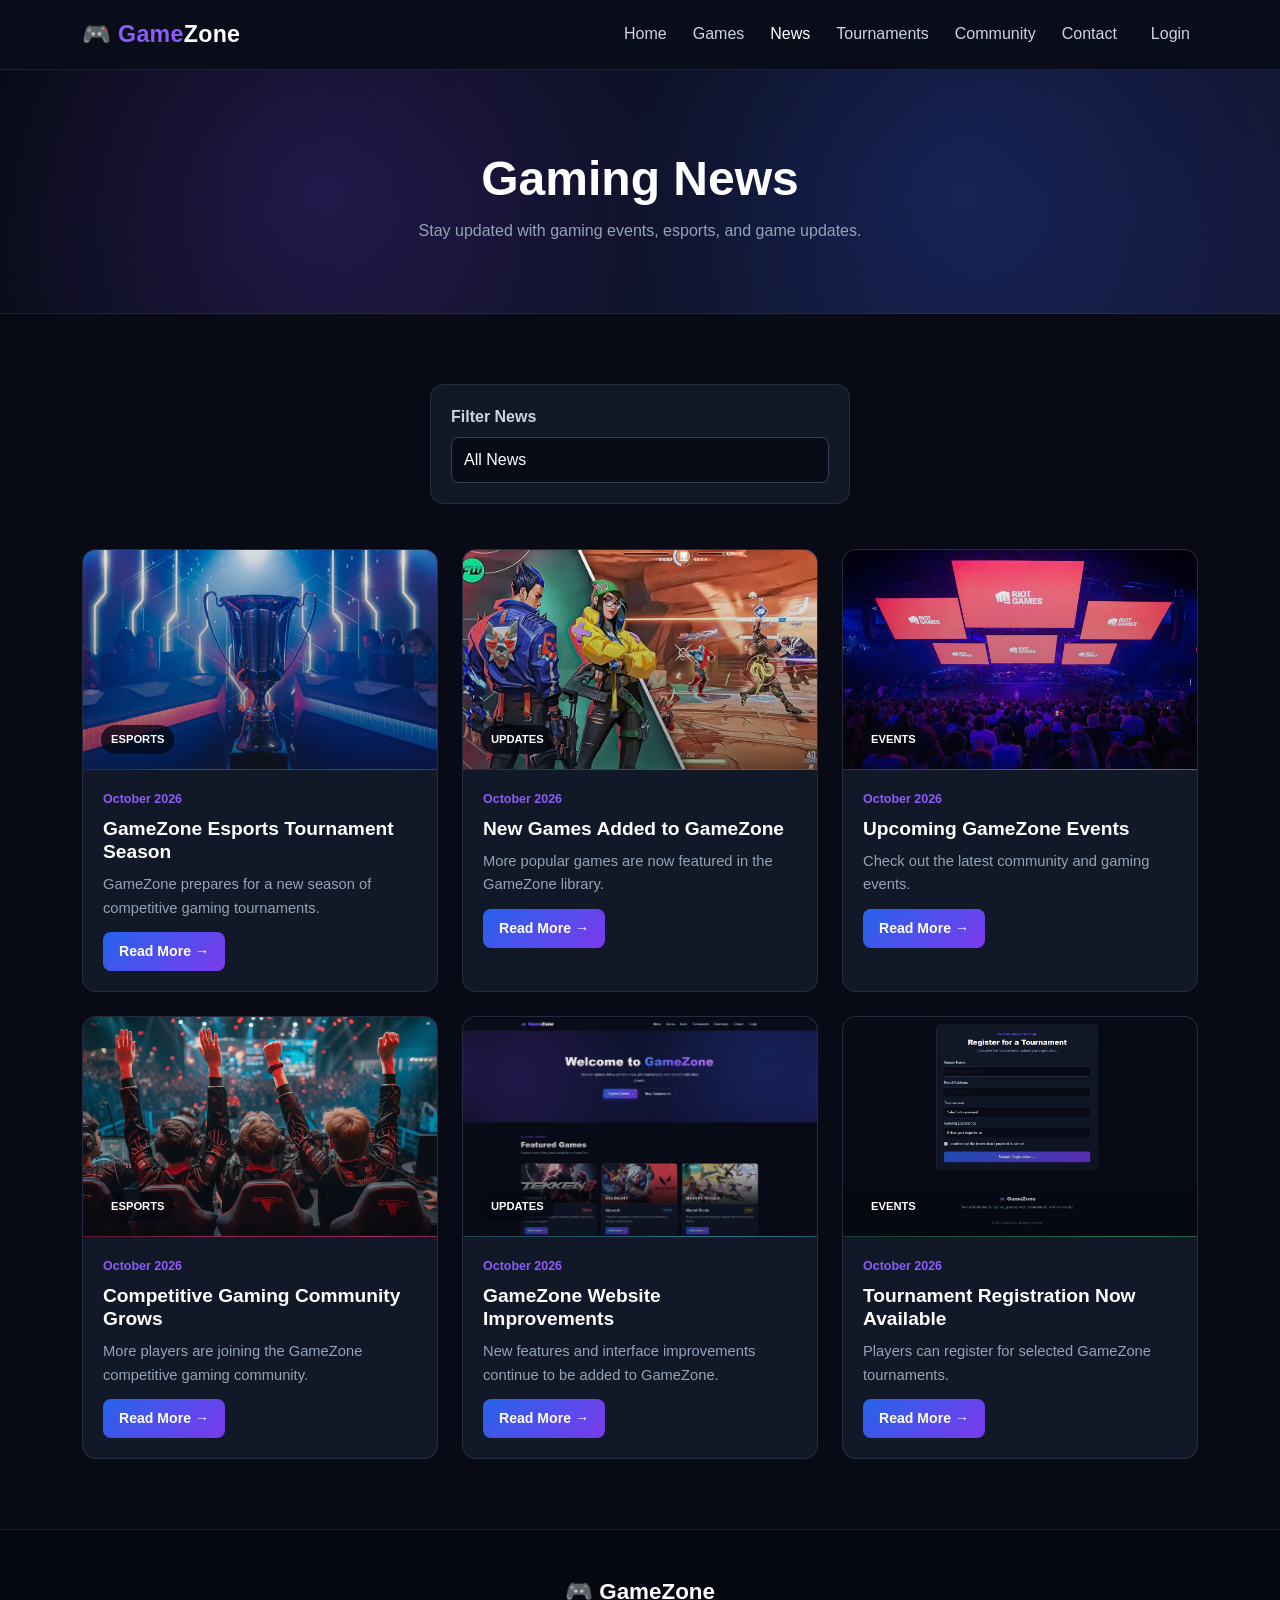
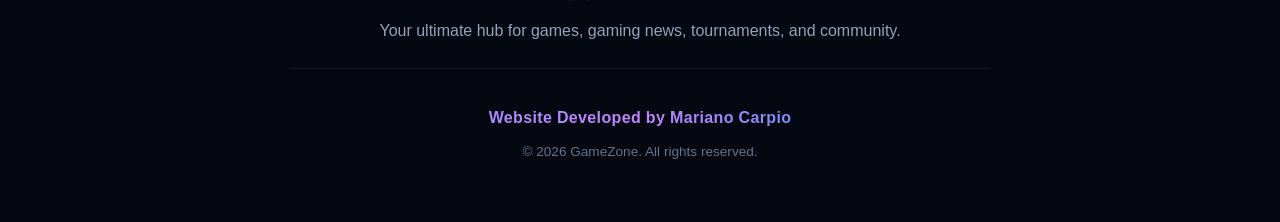
<file: news.html>
<!DOCTYPE html>
<html lang="en">

<head>
    <meta charset="UTF-8">
    <meta name="viewport" content="width=device-width, initial-scale=1.0">

    <title>GameZone - News</title>

    <link
        href="https://cdn.jsdelivr.net/npm/bootstrap@5.3.3/dist/css/bootstrap.min.css"
        rel="stylesheet"
    >

    <link rel="stylesheet" href="css/style.css">

    <style>

        .news-visual {
            height: 220px;
            position: relative;
            overflow: hidden;
            isolation: isolate;
        }

        .news-image {
            position: absolute;
            inset: 0;
            width: 100%;
            height: 100%;
            object-fit: cover;
            object-position: center;
            display: block;
            z-index: 1;
            transition: transform 0.35s ease;
        }

        .modern-news-card:hover .news-image {
            transform: scale(1.04);
        }

        .news-visual::after {
            content: "";
            position: absolute;
            inset: 0;
            background: linear-gradient(
                180deg,
                rgba(8, 11, 22, 0.02),
                rgba(8, 11, 22, 0.42)
            );
            z-index: 2;
            pointer-events: none;
        }

        .news-category-badge {
            z-index: 3;
        }

        /* RESPONSIVE IMAGE SIZES */

        @media (max-width: 768px) {
            .news-visual {
                height: 200px;
            }
        }

        @media (max-width: 576px) {
            .news-visual {
                height: 185px;
            }
        }
    </style>

</head>

<body>


    <nav class="navbar navbar-expand-lg navbar-dark game-navbar">

        <div class="container">

            <a class="navbar-brand game-logo" href="index.html">
                🎮 <span>Game</span>Zone
            </a>

            <button
                class="navbar-toggler"
                type="button"
                data-bs-toggle="collapse"
                data-bs-target="#navbarNav"
                aria-controls="navbarNav"
                aria-expanded="false"
                aria-label="Toggle navigation"
            >
                <span class="navbar-toggler-icon"></span>
            </button>

            <div class="collapse navbar-collapse" id="navbarNav">

                <ul class="navbar-nav ms-auto">

                    <li class="nav-item">
                        <a class="nav-link" href="index.html">
                            Home
                        </a>
                    </li>

                    <li class="nav-item">
                        <a class="nav-link" href="games.html">
                            Games
                        </a>
                    </li>

                    <li class="nav-item">
                        <a class="nav-link active" href="news.html">
                            News
                        </a>
                    </li>

                    <li class="nav-item">
                        <a class="nav-link" href="tournaments.html">
                            Tournaments
                        </a>
                    </li>

                    <li class="nav-item">
                        <a class="nav-link" href="community.html">
                            Community
                        </a>
                    </li>

                    <li class="nav-item">
                        <a class="nav-link" href="contact.html">
                            Contact
                        </a>
                    </li>

                </ul>

            </div>

        </div>

    </nav>



    <section class="news-header">

        <div class="container text-center">

            <h1>
                Gaming News
            </h1>

            <p>
                Stay updated with gaming events, esports, and game updates.
            </p>

        </div>

    </section>



    <section class="news-section">

        <div class="container">


            <div class="news-filter-box">

                <div>

                    <label for="newsFilter">
                        Filter News
                    </label>

                    <select
                        id="newsFilter"
                        class="form-select"
                    >

                        <option value="all">
                            All News
                        </option>

                        <option value="esports">
                            Esports
                        </option>

                        <option value="updates">
                            Game Updates
                        </option>

                        <option value="events">
                            Events
                        </option>

                    </select>

                </div>

            </div>


            <!-- NEWS CARDS -->

            <div class="row g-4" id="newsContainer">


                <div
                    class="col-md-6 col-lg-4 news-card"
                    data-category="esports"
                >

                    <article class="modern-news-card">

                        <div class="news-visual news-esports">

                            <img
                                src="images/esports-season-news.jpg"
                                alt="Esports tournament and competitive gaming"
                                class="news-image"
                            >

                            <span class="news-category-badge">
                                ESPORTS
                            </span>

                        </div>

                        <div class="news-content">

                            <div class="news-date">
                                October 2026
                            </div>

                            <h3>
                                GameZone Esports Tournament Season
                            </h3>

                            <p class="news-preview">
                                GameZone prepares for a new season of
                                competitive gaming tournaments.
                            </p>

                            <div class="news-details">

                                <p>
                                    The upcoming season will feature competitions
                                    across the games listed on GameZone, giving
                                    players a place to discover events that match
                                    their interests. Each tournament card includes
                                    the game title, scheduled date, player or team
                                    capacity, and a registration button so visitors
                                    can review the details before signing up.
                                </p>

                                <p>
                                    Whether you enjoy fighting games, tactical
                                    shooters, sports titles, or team-based action,
                                    check the Tournaments page to see which events
                                    are listed. Players can compare the available
                                    competitions and choose one that suits their
                                    preferred game and experience level. The
                                    schedule shown on this website is sample
                                    project content and can be updated as the
                                    GameZone event list changes.
                                </p>

                            </div>

                            <button
                                type="button"
                                class="read-more-btn"
                            >
                                Read More →
                            </button>

                        </div>

                    </article>

                </div>


                <div
                    class="col-md-6 col-lg-4 news-card"
                    data-category="updates"
                >

                    <article class="modern-news-card">

                        <div class="news-visual news-updates">

                            <img
                                src="images/new-games-news.jpg"
                                alt="Collection of games featured in GameZone"
                                class="news-image"
                            >

                            <span class="news-category-badge">
                                UPDATES
                            </span>

                        </div>

                        <div class="news-content">

                            <div class="news-date">
                                October 2026
                            </div>

                            <h3>
                                New Games Added to GameZone
                            </h3>

                            <p class="news-preview">
                                More popular games are now featured
                                in the GameZone library.
                            </p>

                            <div class="news-details">

                                <p>
                                    The GameZone library highlights titles across
                                    fighting, shooter, action, and sports genres.
                                    Each game card includes its cover image, a
                                    short description, and a genre label to help
                                    visitors decide what they want to explore.
                                    The goal is to make it easier for players to
                                    browse different types of games in one place.
                                </p>

                                <p>
                                    You can use the search box to look for a
                                    specific title or choose a genre from the
                                    filter menu to narrow the list. The Favorite
                                    control also lets you save games in your
                                    browser, making it easier to find the titles
                                    you like when you return to the site on the
                                    same device. More titles and descriptions
                                    can be added to the library as the project
                                    continues to develop.
                                </p>

                            </div>

                            <button
                                type="button"
                                class="read-more-btn"
                            >
                                Read More →
                            </button>

                        </div>

                    </article>

                </div>


                <div
                    class="col-md-6 col-lg-4 news-card"
                    data-category="events"
                >

                    <article class="modern-news-card">

                        <div class="news-visual news-events">

                            <img
                                src="images/gaming-events-news.jpg"
                                alt="Gaming event venue and esports stage"
                                class="news-image"
                            >

                            <span class="news-category-badge">
                                EVENTS
                            </span>

                        </div>

                        <div class="news-content">

                            <div class="news-date">
                                October 2026
                            </div>

                            <h3>
                                Upcoming GameZone Events
                            </h3>

                            <p class="news-preview">
                                Check out the latest community and
                                gaming events.
                            </p>

                            <div class="news-details">

                                <p>
                                    The Tournaments page brings the listed
                                    GameZone events together in one place.
                                    Each tournament card shows which game
                                    it is for, its scheduled date, and whether
                                    the listed limit is for individual players
                                    or teams. This helps visitors compare
                                    events before deciding where to participate.
                                </p>

                                <p>
                                    Select Register Now to open the registration
                                    form, enter your gamer name and email,
                                    choose the event, and provide your gaming
                                    experience level. Before submitting, review
                                    the tournament name and the information
                                    displayed on the card. The dates and event
                                    limits on this website are demonstration
                                    content for the project and should be updated
                                    if the event schedule changes.
                                </p>

                            </div>

                            <button
                                type="button"
                                class="read-more-btn"
                            >
                                Read More →
                            </button>

                        </div>

                    </article>

                </div>


                <div
                    class="col-md-6 col-lg-4 news-card"
                    data-category="esports"
                >

                    <article class="modern-news-card">

                        <div class="news-visual news-championship">

                            <img
                                src="images/gaming-community-news.jpg"
                                alt="Players enjoying competitive gaming together"
                                class="news-image"
                            >

                            <span class="news-category-badge">
                                ESPORTS
                            </span>

                        </div>

                        <div class="news-content">

                            <div class="news-date">
                                October 2026
                            </div>

                            <h3>
                                Competitive Gaming Community Grows
                            </h3>

                            <p class="news-preview">
                                More players are joining the GameZone
                                competitive gaming community.
                            </p>

                            <div class="news-details">

                                <p>
                                    Competitive gaming is not only about
                                    winning; it is also a way for players to
                                    meet others who enjoy the same games.
                                    GameZone's Community page provides
                                    General Chat for open discussions and
                                    Find Players for people who want to
                                    talk about teammates and playing together.
                                    These features give visitors a place to
                                    share gaming-related messages.
                                </p>

                                <p>
                                    Visitors can enter a username and share
                                    a message in the available chat area.
                                    Players can discuss their favorite games,
                                    ask questions, and look for people with
                                    similar interests. For this prototype,
                                    community messages are saved in the
                                    current browser's local storage. This
                                    demonstrates the chat interface, but it
                                    is not a shared live chat service between
                                    different users or devices.
                                </p>

                            </div>

                            <button
                                type="button"
                                class="read-more-btn"
                            >
                                Read More →
                            </button>

                        </div>

                    </article>

                </div>


                <div
                    class="col-md-6 col-lg-4 news-card"
                    data-category="updates"
                >

                    <article class="modern-news-card">

                        <div class="news-visual news-community">

                            <img
                                src="images/gamezone-improvements-news.jpg"
                                alt="GameZone website interface and design"
                                class="news-image"
                            >

                            <span class="news-category-badge">
                                UPDATES
                            </span>

                        </div>

                        <div class="news-content">

                            <div class="news-date">
                                October 2026
                            </div>

                            <h3>
                                GameZone Website Improvements
                            </h3>

                            <p class="news-preview">
                                New features and interface improvements
                                continue to be added to GameZone.
                            </p>

                            <div class="news-details">

                                <p>
                                    The GameZone interface has been updated
                                    with a consistent dark theme, game artwork,
                                    clearer cards, and layouts that adapt to
                                    different screen sizes. These visual changes
                                    help the pages feel connected while making
                                    important information, such as game genres,
                                    news categories, and tournament dates,
                                    easier to scan.
                                </p>

                                <p>
                                    The site also brings several interactive
                                    features together: game search and genre
                                    filters, news category filtering, expandable
                                    article details, player login and registration,
                                    tournament registration, a contact form,
                                    and community chat. Together, these features
                                    demonstrate how HTML, CSS, JavaScript,
                                    Bootstrap, and browser storage work together
                                    to create a website with multiple connected
                                    pages and interactive functions.
                                </p>

                            </div>

                            <button
                                type="button"
                                class="read-more-btn"
                            >
                                Read More →
                            </button>

                        </div>

                    </article>

                </div>


                <div
                    class="col-md-6 col-lg-4 news-card"
                    data-category="events"
                >

                    <article class="modern-news-card">

                        <div class="news-visual news-tournament">

                            <img
                                src="images/tournament-registration-news.jpg"
                                alt="Gaming tournament and player registration"
                                class="news-image"
                            >

                            <span class="news-category-badge">
                                EVENTS
                            </span>

                        </div>

                        <div class="news-content">

                            <div class="news-date">
                                October 2026
                            </div>

                            <h3>
                                Tournament Registration Now Available
                            </h3>

                            <p class="news-preview">
                                Players can register for selected
                                GameZone tournaments.
                            </p>

                            <div class="news-details">

                                <p>
                                    The tournament registration form lets
                                    players select one of the listed GameZone
                                    events and provide the information needed
                                    for the demonstration, including gamer name,
                                    email address, tournament choice, and gaming
                                    experience. Required fields help prevent
                                    incomplete submissions, and a confirmation
                                    message appears after a valid submission
                                    so visitors know the form was processed.
                                </p>

                                <p>
                                    Before submitting, check the tournament
                                    name and date on its card and make sure
                                    your details are correct. Players should
                                    also review the selected event before
                                    completing the form. In this project
                                    version, registration records are stored
                                    in the browser's local storage rather
                                    than a central online database, so they
                                    are intended for testing and presentation
                                    rather than official tournament entry.
                                </p>

                            </div>

                            <button
                                type="button"
                                class="read-more-btn"
                            >
                                Read More →
                            </button>

                        </div>

                    </article>

                </div>


            </div>



            <div
                id="noNews"
                class="no-news"
                style="display: none;"
            >

                <h4>
                    No news found
                </h4>

                <p>
                    Try selecting another category.
                </p>

            </div>

        </div>

    </section>


    <footer class="game-footer">

        <div class="container">

        <div class="footer-logo">
            🎮 GameZone
        </div>

            <p>
                Your ultimate hub for games, gaming news,
                tournaments, and community.
            </p>

            <div class="footer-line"></div>

            <p class="developer-credit"> Website Developed by Mariano Carpio</p>


            <p class="copyright">
                © 2026 GameZone. All rights reserved.
            </p>

        </div>

    </footer>


    <script
        src="https://cdn.jsdelivr.net/npm/bootstrap@5.3.3/dist/js/bootstrap.bundle.min.js"
    ></script>

    <script src="js/script.js"></script>

</body>

</html>
</file>
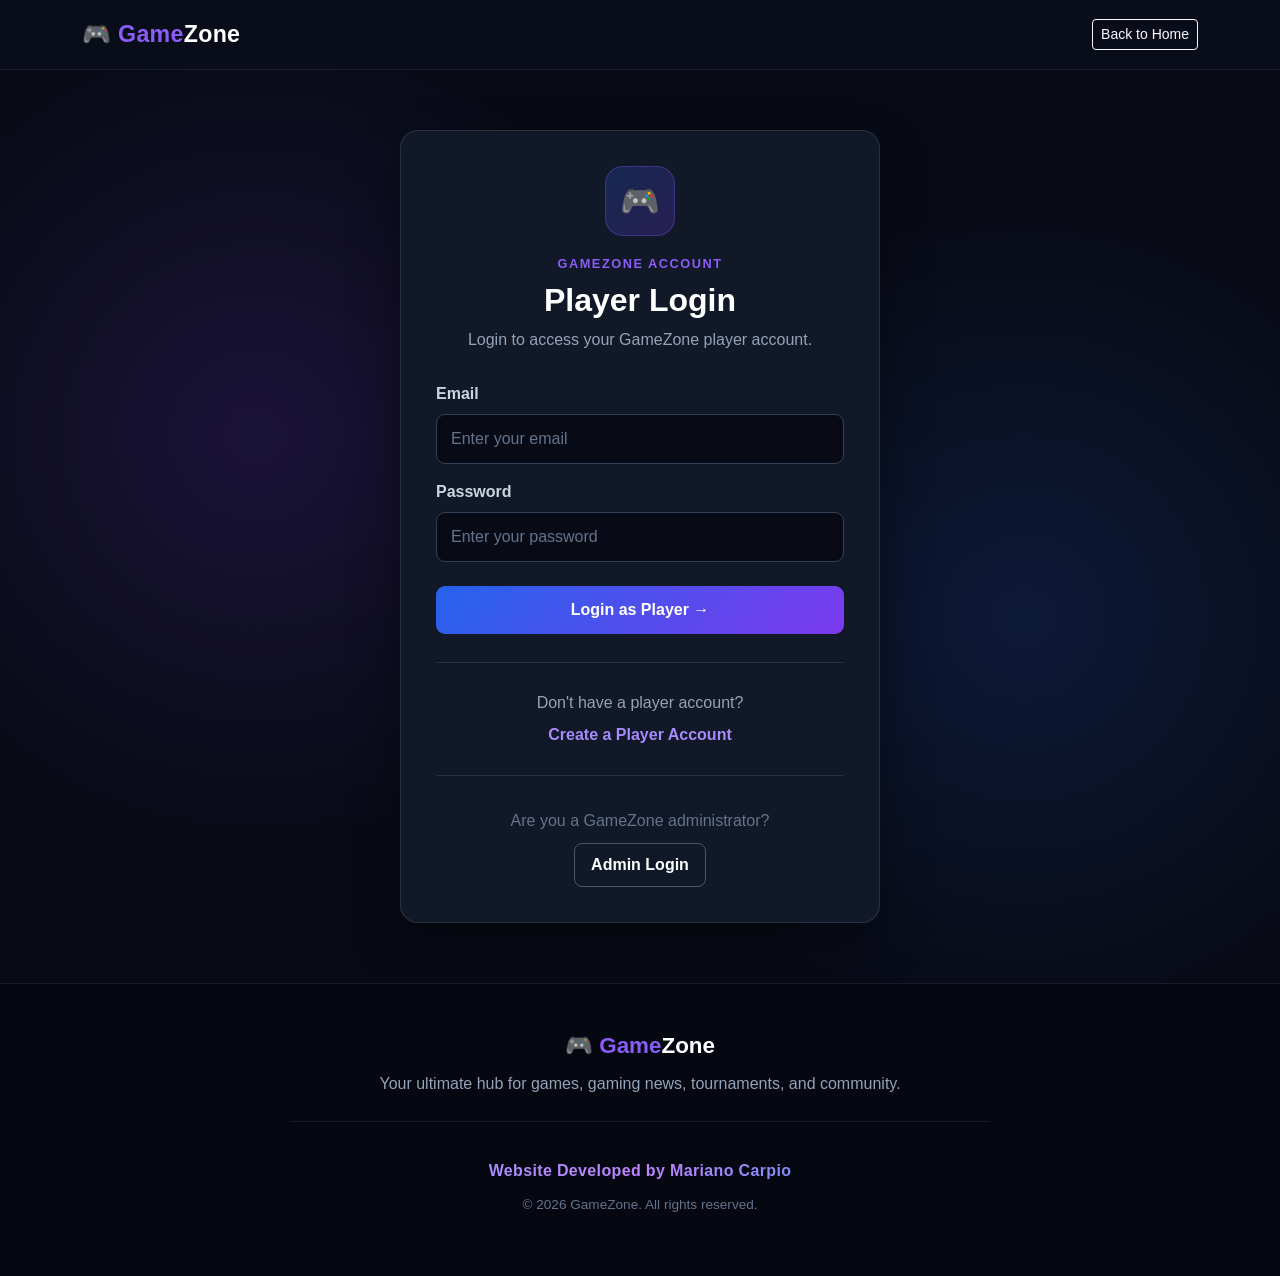
<file: player-dashboard.html>
<!DOCTYPE html>
<html lang="en">
<head>
    <meta charset="UTF-8">
    <meta name="viewport" content="width=device-width, initial-scale=1.0">
    <title>GameZone - Player Dashboard</title>

    <link
        href="https://cdn.jsdelivr.net/npm/bootstrap@5.3.3/dist/css/bootstrap.min.css"
        rel="stylesheet"
    >
    <link rel="stylesheet" href="css/style.css">

    <style>
        .player-dashboard {
            min-height: calc(100vh - 70px);
            padding-bottom: 70px;
            background: #080b16;
        }

        .dashboard-hero {
            position: relative;
            overflow: hidden;
            padding: 70px 20px;
            text-align: center;

            background:
                radial-gradient(
                    circle at 25% 50%,
                    rgba(124, 58, 237, 0.22),
                    transparent 35%
                ),
                radial-gradient(
                    circle at 75% 50%,
                    rgba(37, 99, 235, 0.22),
                    transparent 35%
                ),
                linear-gradient(135deg, #080b16, #15183b);

            border-bottom: 1px solid rgba(255,255,255,0.08);
        }

        .dashboard-hero-icon {
            font-size: 3.2rem;
            margin-bottom: 12px;
        }

        .dashboard-hero h1 {
            color: #ffffff;
            font-size: 3rem;
            font-weight: 800;
            margin-bottom: 10px;
        }

        .dashboard-hero p {
            color: #94a3b8;
            margin: 0;
        }

        .dashboard-content {
            padding-top: 50px;
        }

        .profile-card {
            height: 100%;
            padding: 30px;
            text-align: center;
            background: #111827;
            border: 1px solid rgba(148,163,184,0.15);
            border-radius: 16px;
            transition: 0.3s ease;
        }

        .profile-card:hover {
            border-color: rgba(139,92,246,0.5);
            box-shadow: 0 15px 35px rgba(0,0,0,0.25);
        }

        .profile-avatar {
            width: 90px;
            height: 90px;
            display: flex;
            align-items: center;
            justify-content: center;
            margin: 0 auto 20px;
            border-radius: 50%;
            background: linear-gradient(135deg, #2563eb, #7c3aed);
            font-size: 2.6rem;
            box-shadow: 0 10px 30px rgba(79,70,229,0.3);
        }

        .profile-card h2 {
            color: #ffffff;
            font-size: 1.7rem;
            font-weight: 800;
            margin-bottom: 5px;
            overflow-wrap: anywhere;
        }

        .profile-email {
            color: #94a3b8;
            margin-bottom: 18px;
            overflow-wrap: anywhere;
        }

        .account-badge {
            display: inline-block;
            padding: 6px 12px;
            border-radius: 20px;
            background: rgba(34,197,94,0.12);
            border: 1px solid rgba(34,197,94,0.3);
            color: #86efac;
            font-size: 0.78rem;
            font-weight: bold;
        }

        .dashboard-feature {
            height: 100%;
            padding: 27px;
            background: #111827;
            border: 1px solid rgba(148,163,184,0.15);
            border-radius: 16px;
            transition: 0.3s ease;
        }

        .dashboard-feature:hover {
            transform: translateY(-5px);
            border-color: rgba(139,92,246,0.55);
            box-shadow: 0 12px 30px rgba(0,0,0,0.25);
        }

        .feature-icon {
            width: 55px;
            height: 55px;
            display: flex;
            align-items: center;
            justify-content: center;
            margin-bottom: 18px;
            border-radius: 13px;
            background: linear-gradient(
                135deg,
                rgba(37,99,235,0.16),
                rgba(124,58,237,0.16)
            );
            font-size: 1.7rem;
        }

        .dashboard-feature h3 {
            color: #ffffff;
            font-size: 1.25rem;
            font-weight: 700;
            margin-bottom: 9px;
        }

        .dashboard-feature p {
            color: #94a3b8;
            line-height: 1.6;
            font-size: 0.9rem;
            min-height: 50px;
        }

        .dashboard-feature a {
            display: inline-block;
            margin-top: 8px;
            padding: 9px 15px;
            border-radius: 8px;
            background: linear-gradient(135deg, #2563eb, #7c3aed);
            color: white;
            text-decoration: none;
            font-size: 0.88rem;
            font-weight: bold;
            transition: 0.2s ease;
        }

        .dashboard-feature a:hover {
            color: white;
            transform: translateY(-2px);
        }

        .account-status {
            margin-top: 30px;
            padding: 18px 20px;
            text-align: center;
            background: rgba(34,197,94,0.08);
            border: 1px solid rgba(34,197,94,0.22);
            border-radius: 12px;
            color: #86efac;
            font-weight: 600;
        }

        @media (max-width: 768px) {
            .dashboard-hero h1 {
                font-size: 2.4rem;
            }

            .profile-card,
            .dashboard-feature {
                padding: 22px;
            }
        }
    </style>
</head>

<body>

    <nav class="navbar navbar-expand-lg navbar-dark game-navbar">
        <div class="container">

            <a class="navbar-brand game-logo" href="index.html">
                🎮 <span>Game</span>Zone
            </a>

            <div class="ms-auto d-flex gap-2">
                <a href="index.html" class="btn btn-outline-light btn-sm">
                    Home
                </a>

                <button
                    type="button"
                    id="logoutButton"
                    class="btn btn-danger btn-sm"
                >
                    Logout
                </button>
            </div>

        </div>
    </nav>


    <main class="player-dashboard">

        <section class="dashboard-hero">
            <div class="container">

                <div class="dashboard-hero-icon">👤</div>
                <div class="section-label">PLAYER ACCOUNT</div>

                <h1>Player Dashboard</h1>

                <p>Welcome back to GameZone!</p>

            </div>
        </section>


        <section class="dashboard-content">
            <div class="container">

                <div class="row g-4">

                    <div class="col-lg-4">
                        <div class="profile-card">

                            <div class="profile-avatar">👤</div>

                            <h2 id="playerName">Player</h2>

                            <div id="playerEmail" class="profile-email">
                                player@email.com
                            </div>

                            <span class="account-badge">
                                🎮 Player Account
                            </span>

                        </div>
                    </div>


                    <div class="col-lg-8">
                        <div class="row g-4">

                            <div class="col-md-6">
                                <div class="dashboard-feature">
                                    <div class="feature-icon">🎮</div>
                                    <h3>Games</h3>
                                    <p>
                                        Browse GameZone's available games and find your next game.
                                    </p>
                                    <a href="games.html">Browse Games →</a>
                                </div>
                            </div>

                            <div class="col-md-6">
                                <div class="dashboard-feature">
                                    <div class="feature-icon">💬</div>
                                    <h3>Community</h3>
                                    <p>
                                        Talk with other gamers or find teammates.
                                    </p>
                                    <a href="community.html">Join Community →</a>
                                </div>
                            </div>

                            <div class="col-md-6">
                                <div class="dashboard-feature">
                                    <div class="feature-icon">🏆</div>
                                    <h3>Tournaments</h3>
                                    <p>
                                        Join GameZone tournaments and compete with players.
                                    </p>
                                    <a href="tournaments.html">View Tournaments →</a>
                                </div>
                            </div>

                            <div class="col-md-6">
                                <div class="dashboard-feature">
                                    <div class="feature-icon">📰</div>
                                    <h3>Gaming News</h3>
                                    <p>
                                        Stay updated with the latest gaming information.
                                    </p>
                                    <a href="news.html">Read News →</a>
                                </div>
                            </div>

                        </div>
                    </div>

                </div>


                <div class="account-status">
                    🎮 Your GameZone player account is active.
                </div>

            </div>
        </section>

    </main>


    <footer class="game-footer">
        <div class="container">

        <div class="footer-logo">
                🎮 <span>Game</span>Zone
        
        </div>

            <p>
                Your ultimate hub for games, gaming news,
                tournaments, and community.
            </p>

            <div class="footer-line"></div>

            <p class="developer-credit"> Website Developed by Mariano Carpio</p>


            <p class="copyright">
                © 2026 GameZone. All rights reserved.
            </p>

        </div>
    </footer>


    <script src="https://cdn.jsdelivr.net/npm/bootstrap@5.3.3/dist/js/bootstrap.bundle.min.js"></script>
    <script src="js/script.js"></script>
    <script src="js/player-replies.js"></script>

</body>
</html>
</file>
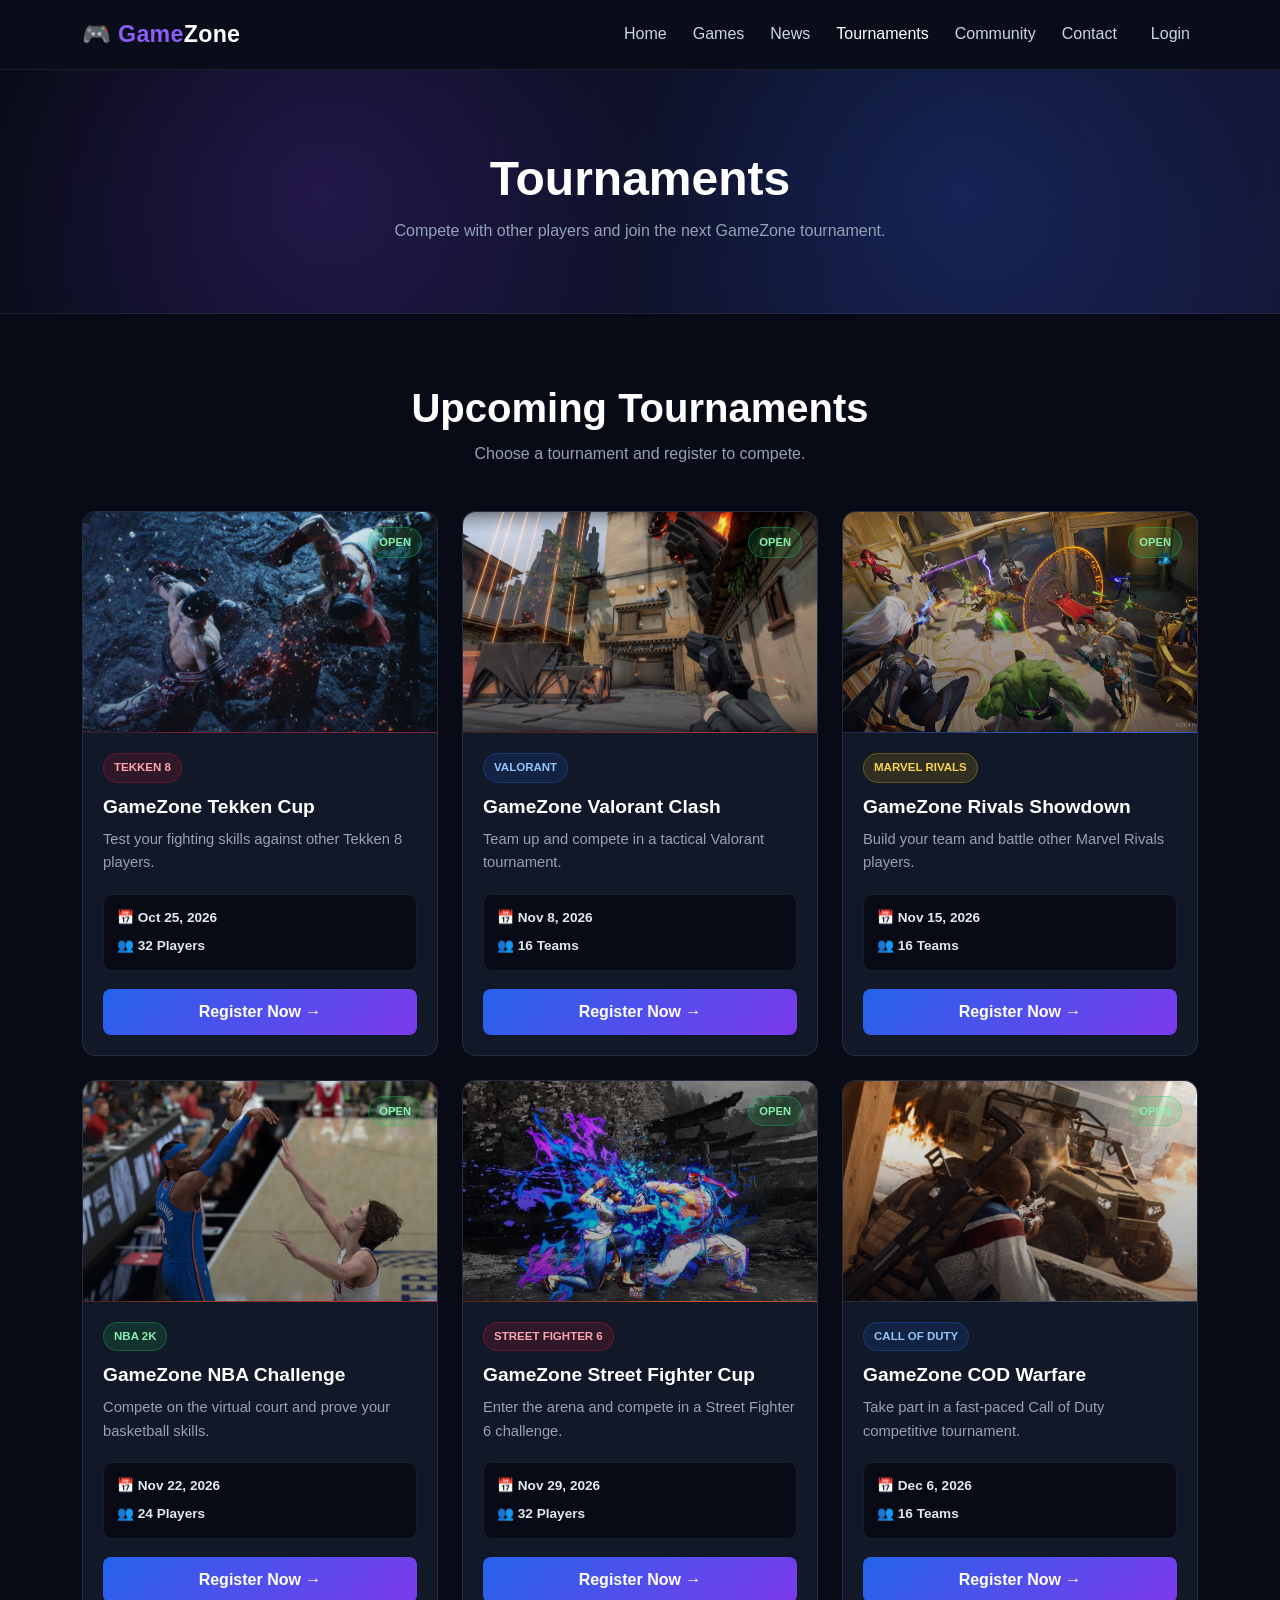
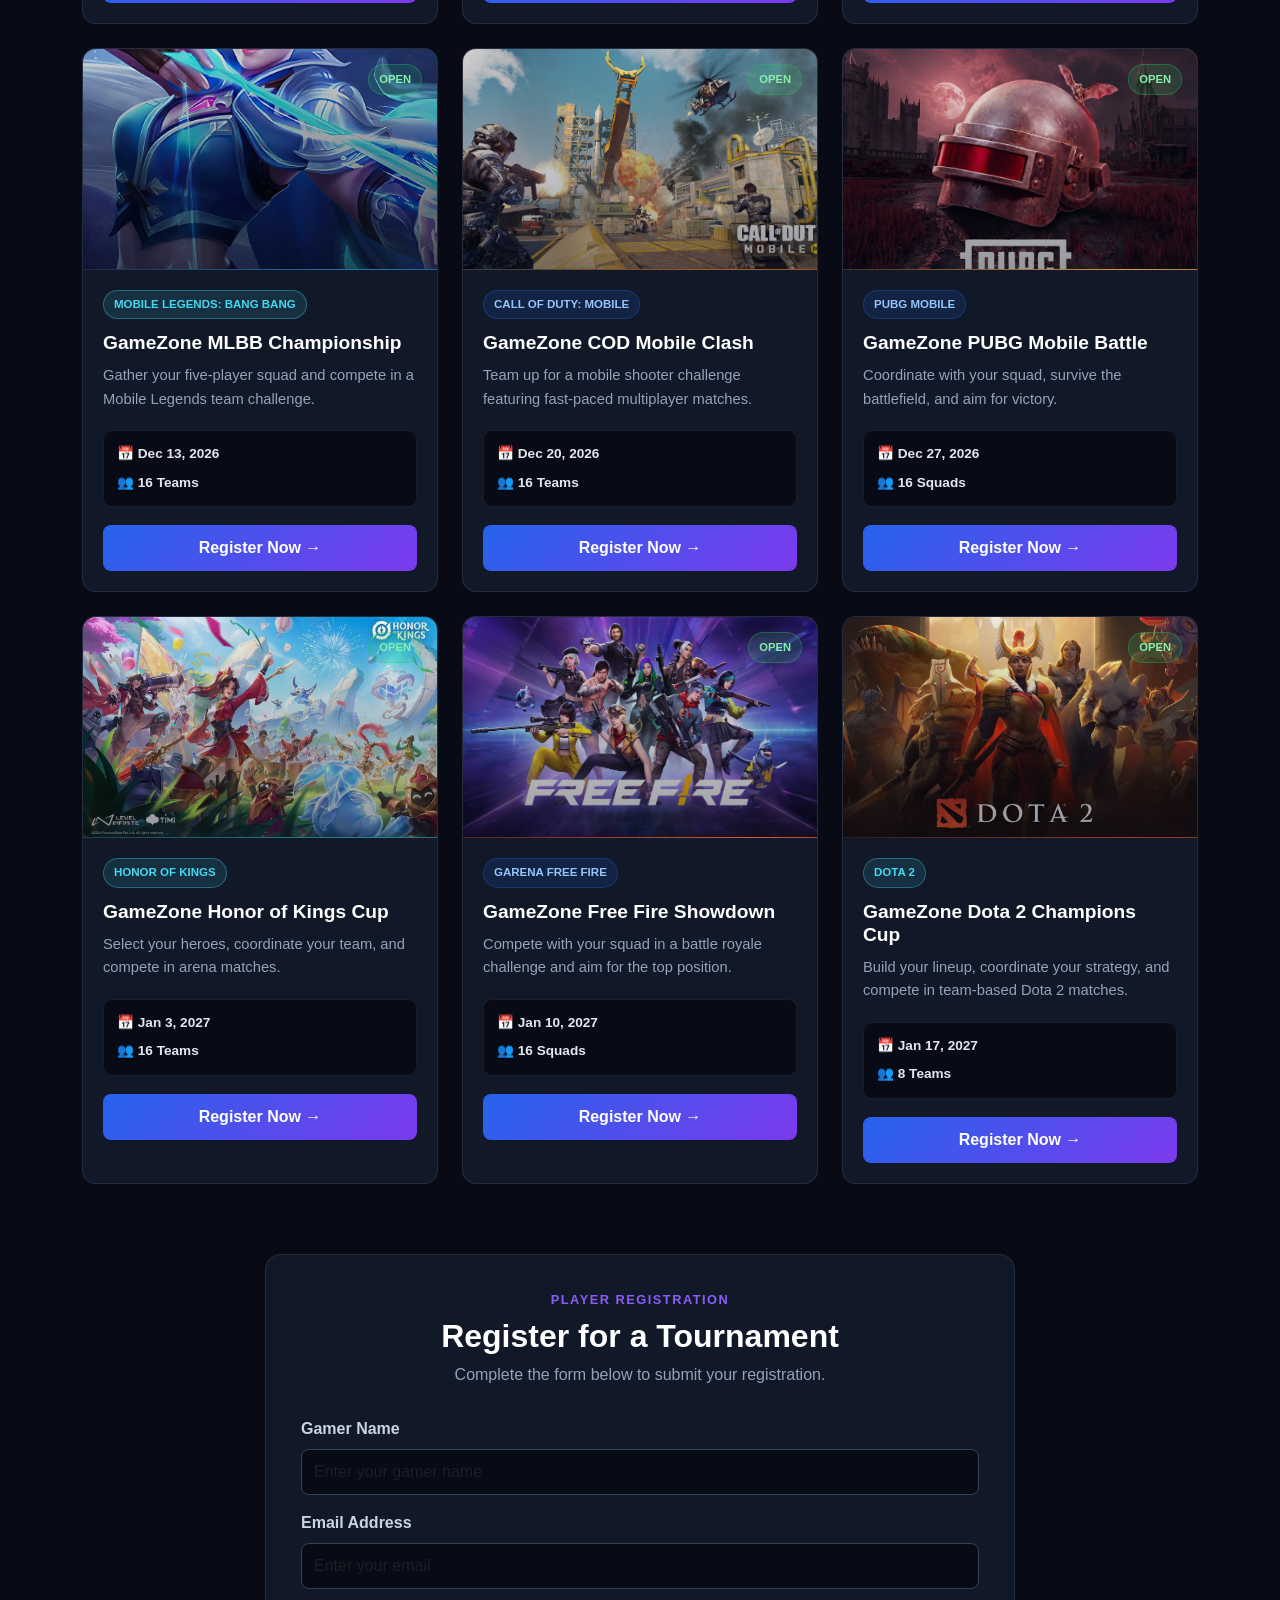
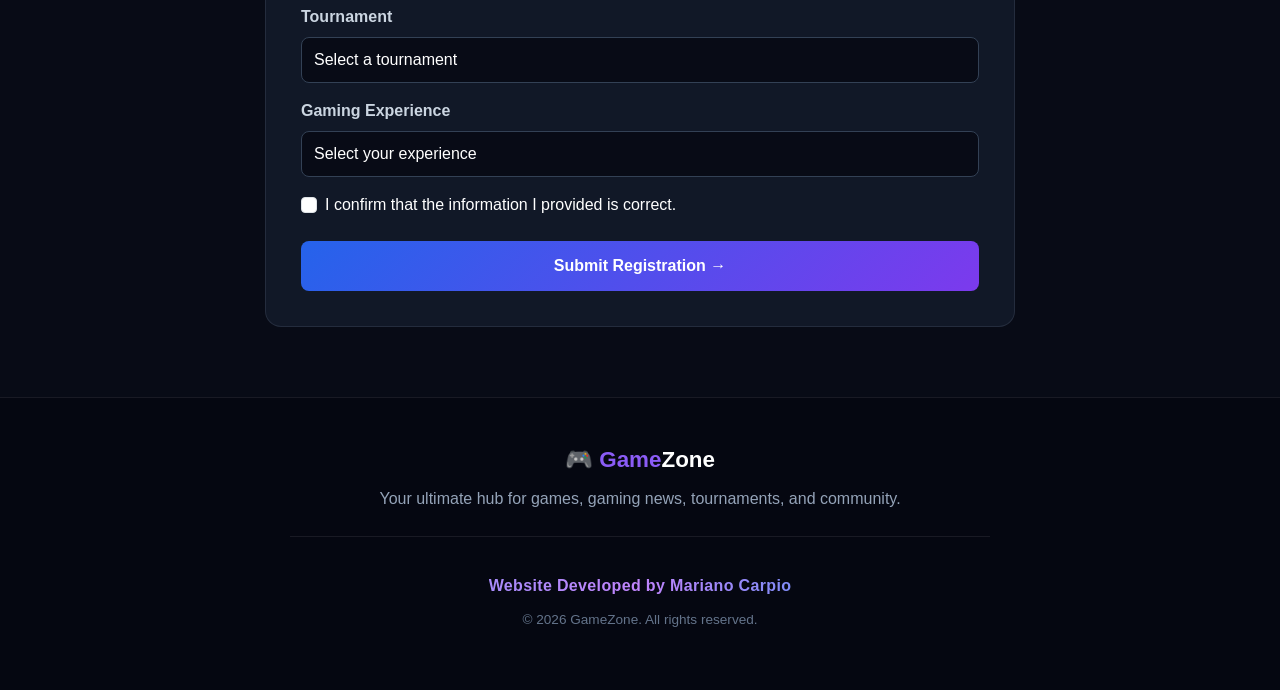
<file: tournaments.html>
<!DOCTYPE html>
<html lang="en">

<head>
    <meta charset="UTF-8">
    <meta name="viewport" content="width=device-width, initial-scale=1.0">

    <title>GameZone - Tournaments</title>

    <link
        href="https://cdn.jsdelivr.net/npm/bootstrap@5.3.3/dist/css/bootstrap.min.css"
        rel="stylesheet"
    >

    <link rel="stylesheet" href="css/style.css">

    <style>
        .tournament-visual {
            position: relative;
            isolation: isolate;
        }

        .tournament-cover {
            position: absolute;
            inset: 0;
            width: 100%;
            height: 100%;
            object-fit: cover;
            display: block;
            z-index: 1;
            transition: transform 0.35s ease;
        }

        .modern-tournament-card:hover .tournament-cover {
            transform: scale(1.04);
        }

        .tournament-visual::after {
            content: "";
            position: absolute;
            inset: 0;
            background: linear-gradient(
                180deg,
                rgba(8, 11, 22, 0.03),
                rgba(8, 11, 22, 0.42)
            );
            z-index: 2;
            pointer-events: none;
        }

        .tournament-status {
            z-index: 3;
        }

        /* Backgrounds for the newly added tournaments */
        .tournament-visual.tournament-mlbb {
            background: linear-gradient(135deg, #081c3b, #1466aa, #081329);
        }

        .tournament-visual.tournament-codm {
            background: linear-gradient(135deg, #292b2e, #a54e18, #171717);
        }

        .tournament-visual.tournament-pubg {
            background: linear-gradient(135deg, #2e2115, #d39134, #15120f);
        }

        .tournament-visual.tournament-hok {
            background: linear-gradient(135deg, #102d3f, #167d87, #101727);
        }

        .tournament-visual.tournament-freefire {
            background: linear-gradient(135deg, #44130e, #d64b1d, #191119);
        }

        .tournament-visual.tournament-dota {
            background: linear-gradient(135deg, #160c0c, #922b24, #29100e);
        }

        .tournament-icon {
            position: relative;
            z-index: 3;
        }

        .tournament-game.moba {
            background: rgba(65, 217, 242, 0.13);
            color: #41d9f2;
            border: 1px solid rgba(65, 217, 242, 0.35);
        }
    </style>
</head>

<body>

    <!-- NAVIGATION -->

    <nav class="navbar navbar-expand-lg navbar-dark game-navbar">
        <div class="container">

            <a class="navbar-brand game-logo" href="index.html">
                🎮 <span>Game</span>Zone
            </a>

            <button
                class="navbar-toggler"
                type="button"
                data-bs-toggle="collapse"
                data-bs-target="#navbarNav"
                aria-controls="navbarNav"
                aria-expanded="false"
                aria-label="Toggle navigation"
            >
                <span class="navbar-toggler-icon"></span>
            </button>

            <div class="collapse navbar-collapse" id="navbarNav">
                <ul class="navbar-nav ms-auto">

                    <li class="nav-item">
                        <a class="nav-link" href="index.html">Home</a>
                    </li>

                    <li class="nav-item">
                        <a class="nav-link" href="games.html">Games</a>
                    </li>

                    <li class="nav-item">
                        <a class="nav-link" href="news.html">News</a>
                    </li>

                    <li class="nav-item">
                        <a class="nav-link active" href="tournaments.html">
                            Tournaments
                        </a>
                    </li>

                    <li class="nav-item">
                        <a class="nav-link" href="community.html">Community</a>
                    </li>

                    <li class="nav-item">
                        <a class="nav-link" href="contact.html">Contact</a>
                    </li>

                </ul>
            </div>

        </div>
    </nav>


    <!-- PAGE HEADER -->

    <section class="tournaments-header">
        <div class="container text-center">

            <h1>Tournaments</h1>

            <p>
                Compete with other players and join the next GameZone tournament.
            </p>

        </div>
    </section>


    <!-- TOURNAMENT LIST -->

    <section class="tournaments-section">
        <div class="container">

            <div class="section-heading text-center">

                <h2>Upcoming Tournaments</h2>

                <p>
                    Choose a tournament and register to compete.
                </p>

            </div>


            <div class="row g-4">


                <!-- 1. TEKKEN 8 -->

                <div class="col-md-6 col-lg-4">
                    <div class="modern-tournament-card">

                        <div class="tournament-visual tournament-tekken">

                            <img
                                src="images/tekken-8-tourna.jpg"
                                alt="Tekken 8 tournament"
                                class="tournament-cover"
                            >

                            <span class="tournament-status">
                                OPEN
                            </span>

                        </div>

                        <div class="tournament-content">

                            <span class="tournament-game fighting">
                                TEKKEN 8
                            </span>

                            <h3>GameZone Tekken Cup</h3>

                            <p>
                                Test your fighting skills against other
                                Tekken 8 players.
                            </p>

                            <div class="tournament-info">

                                <div>
                                    📅 <strong>Oct 25, 2026</strong>
                                </div>

                                <div>
                                    👥 <strong>32 Players</strong>
                                </div>

                            </div>

                            <button
                                type="button"
                                class="register-btn tournament-button"
                                data-tournament="GameZone Tekken Cup"
                            >
                                Register Now →
                            </button>

                        </div>
                    </div>
                </div>


                <!-- 2. VALORANT -->

                <div class="col-md-6 col-lg-4">
                    <div class="modern-tournament-card">

                        <div class="tournament-visual tournament-valorant">

                            <img
                                src="images/valorant-tourna.jpg"
                                alt="Valorant tournament"
                                class="tournament-cover"
                            >

                            <span class="tournament-status">
                                OPEN
                            </span>

                        </div>

                        <div class="tournament-content">

                            <span class="tournament-game shooter">
                                VALORANT
                            </span>

                            <h3>GameZone Valorant Clash</h3>

                            <p>
                                Team up and compete in a tactical
                                Valorant tournament.
                            </p>

                            <div class="tournament-info">

                                <div>
                                    📅 <strong>Nov 8, 2026</strong>
                                </div>

                                <div>
                                    👥 <strong>16 Teams</strong>
                                </div>

                            </div>

                            <button
                                type="button"
                                class="register-btn tournament-button"
                                data-tournament="GameZone Valorant Clash"
                            >
                                Register Now →
                            </button>

                        </div>
                    </div>
                </div>


                <!-- 3. MARVEL RIVALS -->

                <div class="col-md-6 col-lg-4">
                    <div class="modern-tournament-card">

                        <div class="tournament-visual tournament-marvel">

                            <img
                                src="images/marvel-rivals-tournament.jpg"
                                alt="Marvel Rivals tournament"
                                class="tournament-cover"
                            >

                            <span class="tournament-status">
                                OPEN
                            </span>

                        </div>

                        <div class="tournament-content">

                            <span class="tournament-game action">
                                MARVEL RIVALS
                            </span>

                            <h3>GameZone Rivals Showdown</h3>

                            <p>
                                Build your team and battle other
                                Marvel Rivals players.
                            </p>

                            <div class="tournament-info">

                                <div>
                                    📅 <strong>Nov 15, 2026</strong>
                                </div>

                                <div>
                                    👥 <strong>16 Teams</strong>
                                </div>

                            </div>

                            <button
                                type="button"
                                class="register-btn tournament-button"
                                data-tournament="GameZone Rivals Showdown"
                            >
                                Register Now →
                            </button>

                        </div>
                    </div>
                </div>


                <!-- 4. NBA 2K -->

                <div class="col-md-6 col-lg-4">
                    <div class="modern-tournament-card">

                        <div class="tournament-visual tournament-nba">

                            <img
                                src="images/nba2k-tournament.jpg"
                                alt="NBA 2K tournament"
                                class="tournament-cover"
                            >

                            <span class="tournament-status">
                                OPEN
                            </span>

                        </div>

                        <div class="tournament-content">

                            <span class="tournament-game sports">
                                NBA 2K
                            </span>

                            <h3>GameZone NBA Challenge</h3>

                            <p>
                                Compete on the virtual court and
                                prove your basketball skills.
                            </p>

                            <div class="tournament-info">

                                <div>
                                    📅 <strong>Nov 22, 2026</strong>
                                </div>

                                <div>
                                    👥 <strong>24 Players</strong>
                                </div>

                            </div>

                            <button
                                type="button"
                                class="register-btn tournament-button"
                                data-tournament="GameZone NBA Challenge"
                            >
                                Register Now →
                            </button>

                        </div>
                    </div>
                </div>


                <!-- 5. STREET FIGHTER 6 -->

                <div class="col-md-6 col-lg-4">
                    <div class="modern-tournament-card">

                        <div class="tournament-visual tournament-streetfighter">

                            <img
                                src="images/street-fighter-6-tournament.jpg"
                                alt="Street Fighter 6 tournament"
                                class="tournament-cover"
                            >

                            <span class="tournament-status">
                                OPEN
                            </span>

                        </div>

                        <div class="tournament-content">

                            <span class="tournament-game fighting">
                                STREET FIGHTER 6
                            </span>

                            <h3>GameZone Street Fighter Cup</h3>

                            <p>
                                Enter the arena and compete in a
                                Street Fighter 6 challenge.
                            </p>

                            <div class="tournament-info">

                                <div>
                                    📅 <strong>Nov 29, 2026</strong>
                                </div>

                                <div>
                                    👥 <strong>32 Players</strong>
                                </div>

                            </div>

                            <button
                                type="button"
                                class="register-btn tournament-button"
                                data-tournament="GameZone Street Fighter Cup"
                            >
                                Register Now →
                            </button>

                        </div>
                    </div>
                </div>


                <!-- 6. CALL OF DUTY -->

                <div class="col-md-6 col-lg-4">
                    <div class="modern-tournament-card">

                        <div class="tournament-visual tournament-cod">

                            <img
                                src="images/call-of-duty-tournament.jpg"
                                alt="Call of Duty tournament"
                                class="tournament-cover"
                            >

                            <span class="tournament-status">
                                OPEN
                            </span>

                        </div>

                        <div class="tournament-content">

                            <span class="tournament-game shooter">
                                CALL OF DUTY
                            </span>

                            <h3>GameZone COD Warfare</h3>

                            <p>
                                Take part in a fast-paced Call of Duty
                                competitive tournament.
                            </p>

                            <div class="tournament-info">

                                <div>
                                    📅 <strong>Dec 6, 2026</strong>
                                </div>

                                <div>
                                    👥 <strong>16 Teams</strong>
                                </div>

                            </div>

                            <button
                                type="button"
                                class="register-btn tournament-button"
                                data-tournament="GameZone COD Warfare"
                            >
                                Register Now →
                            </button>

                        </div>
                    </div>
                </div>


                <!-- 7. MOBILE LEGENDS: BANG BANG -->

                <div class="col-md-6 col-lg-4">
                    <div class="modern-tournament-card">

                        <div class="tournament-visual tournament-mlbb">

                            <img
                                src="images/mobile-legends.jpg"
                                alt="Mobile Legends tournament"
                                class="tournament-cover"
                                onerror="this.style.display='none'"
                            >

                            <span class="tournament-status">
                                OPEN
                            </span>

                        </div>

                        <div class="tournament-content">

                            <span class="tournament-game moba">
                                MOBILE LEGENDS: BANG BANG
                            </span>

                            <h3>GameZone MLBB Championship</h3>

                            <p>
                                Gather your five-player squad and compete
                                in a Mobile Legends team challenge.
                            </p>

                            <div class="tournament-info">

                                <div>
                                    📅 <strong>Dec 13, 2026</strong>
                                </div>

                                <div>
                                    👥 <strong>16 Teams</strong>
                                </div>

                            </div>

                            <button
                                type="button"
                                class="register-btn tournament-button"
                                data-tournament="GameZone MLBB Championship"
                            >
                                Register Now →
                            </button>

                        </div>
                    </div>
                </div>


                <!-- 8. CALL OF DUTY: MOBILE -->

                <div class="col-md-6 col-lg-4">
                    <div class="modern-tournament-card">

                        <div class="tournament-visual tournament-codm">

                            <img
                                src="images/call-of-duty-mobile.jpg"
                                alt="Call of Duty Mobile tournament"
                                class="tournament-cover"
                                onerror="this.style.display='none'"
                            >

                            <span class="tournament-status">
                                OPEN
                            </span>

                        </div>

                        <div class="tournament-content">

                            <span class="tournament-game shooter">
                                CALL OF DUTY: MOBILE
                            </span>

                            <h3>GameZone COD Mobile Clash</h3>

                            <p>
                                Team up for a mobile shooter challenge
                                featuring fast-paced multiplayer matches.
                            </p>

                            <div class="tournament-info">

                                <div>
                                    📅 <strong>Dec 20, 2026</strong>
                                </div>

                                <div>
                                    👥 <strong>16 Teams</strong>
                                </div>

                            </div>

                            <button
                                type="button"
                                class="register-btn tournament-button"
                                data-tournament="GameZone COD Mobile Clash"
                            >
                                Register Now →
                            </button>

                        </div>
                    </div>
                </div>


                <!-- 9. PUBG MOBILE -->

                <div class="col-md-6 col-lg-4">
                    <div class="modern-tournament-card">

                        <div class="tournament-visual tournament-pubg">

                            <img
                                src="images/pubg-mobile.jpg"
                                alt="PUBG Mobile tournament"
                                class="tournament-cover"
                                onerror="this.style.display='none'"
                            >

                            <span class="tournament-status">
                                OPEN
                            </span>

                        </div>

                        <div class="tournament-content">

                            <span class="tournament-game shooter">
                                PUBG MOBILE
                            </span>

                            <h3>GameZone PUBG Mobile Battle</h3>

                            <p>
                                Coordinate with your squad, survive
                                the battlefield, and aim for victory.
                            </p>

                            <div class="tournament-info">

                                <div>
                                    📅 <strong>Dec 27, 2026</strong>
                                </div>

                                <div>
                                    👥 <strong>16 Squads</strong>
                                </div>

                            </div>

                            <button
                                type="button"
                                class="register-btn tournament-button"
                                data-tournament="GameZone PUBG Mobile Battle"
                            >
                                Register Now →
                            </button>

                        </div>
                    </div>
                </div>


                <!-- 10. HONOR OF KINGS -->

                <div class="col-md-6 col-lg-4">
                    <div class="modern-tournament-card">

                        <div class="tournament-visual tournament-hok">

                            <img
                                src="images/honor-of-kings.jpg"
                                alt="Honor of Kings tournament"
                                class="tournament-cover"
                                onerror="this.style.display='none'"
                            >

                            <span class="tournament-status">
                                OPEN
                            </span>

                        </div>

                        <div class="tournament-content">

                            <span class="tournament-game moba">
                                HONOR OF KINGS
                            </span>

                            <h3>GameZone Honor of Kings Cup</h3>

                            <p>
                                Select your heroes, coordinate your
                                team, and compete in arena matches.
                            </p>

                            <div class="tournament-info">

                                <div>
                                    📅 <strong>Jan 3, 2027</strong>
                                </div>

                                <div>
                                    👥 <strong>16 Teams</strong>
                                </div>

                            </div>

                            <button
                                type="button"
                                class="register-btn tournament-button"
                                data-tournament="GameZone Honor of Kings Cup"
                            >
                                Register Now →
                            </button>

                        </div>
                    </div>
                </div>


                <!-- 11. GARENA FREE FIRE -->

                <div class="col-md-6 col-lg-4">
                    <div class="modern-tournament-card">

                        <div class="tournament-visual tournament-freefire">

                            <img
                                src="images/free-fire.jpg"
                                alt="Garena Free Fire tournament"
                                class="tournament-cover"
                                onerror="this.style.display='none'"
                            >

                            <span class="tournament-status">
                                OPEN
                            </span>

                        </div>

                        <div class="tournament-content">

                            <span class="tournament-game shooter">
                                GARENA FREE FIRE
                            </span>

                            <h3>GameZone Free Fire Showdown</h3>

                            <p>
                                Compete with your squad in a battle royale
                                challenge and aim for the top position.
                            </p>

                            <div class="tournament-info">

                                <div>
                                    📅 <strong>Jan 10, 2027</strong>
                                </div>

                                <div>
                                    👥 <strong>16 Squads</strong>
                                </div>

                            </div>

                            <button
                                type="button"
                                class="register-btn tournament-button"
                                data-tournament="GameZone Free Fire Showdown"
                            >
                                Register Now →
                            </button>

                        </div>
                    </div>
                </div>


                <!-- 12. DOTA 2 -->

                <div class="col-md-6 col-lg-4">
                    <div class="modern-tournament-card">

                        <div class="tournament-visual tournament-dota">

                            <img
                                src="images/dota-2.jpg"
                                alt="Dota 2 tournament"
                                class="tournament-cover"
                                onerror="this.style.display='none'"
                            >

                            <span class="tournament-status">
                                OPEN
                            </span>

                        </div>

                        <div class="tournament-content">

                            <span class="tournament-game moba">
                                DOTA 2
                            </span>

                            <h3>GameZone Dota 2 Champions Cup</h3>

                            <p>
                                Build your lineup, coordinate your strategy,
                                and compete in team-based Dota 2 matches.
                            </p>

                            <div class="tournament-info">

                                <div>
                                    📅 <strong>Jan 17, 2027</strong>
                                </div>

                                <div>
                                    👥 <strong>8 Teams</strong>
                                </div>

                            </div>

                            <button
                                type="button"
                                class="register-btn tournament-button"
                                data-tournament="GameZone Dota 2 Champions Cup"
                            >
                                Register Now →
                            </button>

                        </div>
                    </div>
                </div>


            </div>


            <!-- PLAYER REGISTRATION -->

            <div class="registration-wrapper" id="registrationSection">

                <div class="registration-card">

                    <div class="registration-heading">

                        <div class="section-label">
                            PLAYER REGISTRATION
                        </div>

                        <h2>Register for a Tournament</h2>

                        <p>
                            Complete the form below to submit your registration.
                        </p>

                    </div>


                    <form id="registrationForm">

                        <div class="mb-3">

                            <label
                                for="gamerName"
                                class="form-label"
                            >
                                Gamer Name
                            </label>

                            <input
                                type="text"
                                class="form-control"
                                id="gamerName"
                                placeholder="Enter your gamer name"
                                required
                            >

                        </div>


                        <div class="mb-3">

                            <label
                                for="gamerEmail"
                                class="form-label"
                            >
                                Email Address
                            </label>

                            <input
                                type="email"
                                class="form-control"
                                id="gamerEmail"
                                placeholder="Enter your email"
                                required
                            >

                        </div>


                        <div class="mb-3">

                            <label
                                for="tournamentChoice"
                                class="form-label"
                            >
                                Tournament
                            </label>

                            <select
                                class="form-select"
                                id="tournamentChoice"
                                required
                            >

                                <option value="">
                                    Select a tournament
                                </option>

                                <option value="GameZone Tekken Cup">
                                    GameZone Tekken Cup
                                </option>

                                <option value="GameZone Valorant Clash">
                                    GameZone Valorant Clash
                                </option>

                                <option value="GameZone Rivals Showdown">
                                    GameZone Rivals Showdown
                                </option>

                                <option value="GameZone NBA Challenge">
                                    GameZone NBA Challenge
                                </option>

                                <option value="GameZone Street Fighter Cup">
                                    GameZone Street Fighter Cup
                                </option>

                                <option value="GameZone COD Warfare">
                                    GameZone COD Warfare
                                </option>

                                <option value="GameZone MLBB Championship">
                                    GameZone MLBB Championship
                                </option>

                                <option value="GameZone COD Mobile Clash">
                                    GameZone COD Mobile Clash
                                </option>

                                <option value="GameZone PUBG Mobile Battle">
                                    GameZone PUBG Mobile Battle
                                </option>

                                <option value="GameZone Honor of Kings Cup">
                                    GameZone Honor of Kings Cup
                                </option>

                                <option value="GameZone Free Fire Showdown">
                                    GameZone Free Fire Showdown
                                </option>

                                <option value="GameZone Dota 2 Champions Cup">
                                    GameZone Dota 2 Champions Cup
                                </option>

                            </select>

                        </div>


                        <div class="mb-3">

                            <label
                                for="experience"
                                class="form-label"
                            >
                                Gaming Experience
                            </label>

                            <select
                                class="form-select"
                                id="experience"
                                required
                            >

                                <option value="">
                                    Select your experience
                                </option>

                                <option value="Beginner">
                                    Beginner
                                </option>

                                <option value="Intermediate">
                                    Intermediate
                                </option>

                                <option value="Advanced">
                                    Advanced
                                </option>

                                <option value="Competitive">
                                    Competitive Player
                                </option>

                            </select>

                        </div>


                        <div class="form-check mb-4">

                            <input
                                class="form-check-input"
                                type="checkbox"
                                id="terms"
                                required
                            >

                            <label
                                class="form-check-label"
                                for="terms"
                            >
                                I confirm that the information I provided is correct.
                            </label>

                        </div>


                        <button
                            type="submit"
                            class="registration-submit"
                        >
                            Submit Registration →
                        </button>

                    </form>


                    <div
                        id="registrationSuccess"
                        class="registration-success"
                        style="display: none;"
                    >
                        ✅ Your tournament registration has been submitted successfully!
                    </div>

                </div>

            </div>

        </div>
    </section>


    <!-- FOOTER -->

    <footer class="game-footer">

        <div class="container">

        <div class="footer-logo">
                🎮 <span>Game</span>Zone
        
        </div>

            <p>
                Your ultimate hub for games, gaming news,
                tournaments, and community.
            </p>

            <div class="footer-line"></div>

            <p class="developer-credit"> Website Developed by Mariano Carpio</p>


            <p class="copyright">
                © 2026 GameZone. All rights reserved.
            </p>

        </div>

    </footer>


    <script
        src="https://cdn.jsdelivr.net/npm/bootstrap@5.3.3/dist/js/bootstrap.bundle.min.js"
    ></script>

    <script src="js/script.js"></script>

</body>
</html>
</file>
<file: css/style.css>
html {
    scroll-behavior: smooth;
}

body {
    margin: 0;
    font-family: Arial, sans-serif;
    background: #080b16;
    color: #ffffff;
}

.game-navbar {
    background: #090d19 !important;
    border-bottom: 1px solid rgba(255, 255, 255, 0.08);
    min-height: 70px;
}

.game-logo {
    font-size: 1.45rem;
    font-weight: 800;
    letter-spacing: 0.3px;
}

.game-logo span {
    color: #8b5cf6;
}

.navbar .nav-link {
    color: #cbd5e1 !important;
    margin-left: 10px;
    font-weight: 500;
    transition: 0.2s ease;
}

.navbar .nav-link:hover,
.navbar .nav-link.active {
    color: #ffffff !important;
}

.home-hero {
    position: relative;
    overflow: hidden;
    min-height: 500px;
    display: flex;
    align-items: center;
    justify-content: center;
    text-align: center;

    background:
        radial-gradient(
            circle at 20% 50%,
            rgba(124, 58, 237, 0.22),
            transparent 35%
        ),
        radial-gradient(
            circle at 80% 50%,
            rgba(37, 99, 235, 0.22),
            transparent 35%
        ),
        linear-gradient(
            135deg,
            #080b16,
            #111536 50%,
            #171144
        );

    border-bottom: 1px solid rgba(255, 255, 255, 0.08);
}

.hero-content {
    position: relative;
    z-index: 5;
}

.hero-badge {
    display: inline-block;
    padding: 8px 16px;
    margin-bottom: 20px;
    border: 1px solid rgba(139, 92, 246, 0.5);
    border-radius: 30px;
    background: rgba(139, 92, 246, 0.1);
    color: #c4b5fd;
    font-size: 0.85rem;
    font-weight: bold;
    letter-spacing: 1px;
}

.home-hero h1 {
    font-size: 4rem;
    font-weight: 800;
    margin-bottom: 20px;
}

.home-hero h1 span {
    background: linear-gradient(90deg, #3b82f6, #8b5cf6, #c084fc);
    -webkit-background-clip: text;
    -webkit-text-fill-color: transparent;
}

.home-hero p {
    max-width: 700px;
    margin: 0 auto 30px;
    color: #cbd5e1;
    font-size: 1.15rem;
    line-height: 1.7;
}

.hero-buttons {
    display: flex;
    justify-content: center;
    gap: 15px;
    flex-wrap: wrap;
}

.hero-main-btn {
    background: linear-gradient(135deg, #2563eb, #7c3aed);
    border: none;
    color: white;
    padding: 13px 25px;
    border-radius: 9px;
    font-weight: bold;
    box-shadow: 0 8px 25px rgba(79, 70, 229, 0.35);
    transition: 0.25s ease;
}

.hero-main-btn:hover {
    transform: translateY(-3px);
    color: white;
    box-shadow: 0 12px 30px rgba(79, 70, 229, 0.5);
}

.hero-secondary-btn {
    background: transparent;
    border: 1px solid #475569;
    color: #ffffff;
    padding: 13px 25px;
    border-radius: 9px;
    font-weight: bold;
}

.hero-secondary-btn:hover {
    background: rgba(255, 255, 255, 0.08);
    color: white;
}

.hero-glow {
    position: absolute;
    width: 300px;
    height: 300px;
    border-radius: 50%;
    filter: blur(100px);
    opacity: 0.3;
}

.glow-one {
    left: -100px;
    top: 40px;
    background: #7c3aed;
}

.glow-two {
    right: -100px;
    bottom: 20px;
    background: #2563eb;
}

.section-heading {
    margin-bottom: 45px;
}

.section-heading h2 {
    font-size: 2.5rem;
    font-weight: 800;
    margin-bottom: 10px;
}

.section-heading p {
    color: #94a3b8;
    margin: 0;
}

.section-label {
    color: #8b5cf6;
    font-size: 0.8rem;
    font-weight: bold;
    letter-spacing: 1.5px;
    margin-bottom: 8px;
}

.games-header,
.news-header,
.tournaments-header,
.community-header,
.contact-header {
    padding: 70px 20px;

    background:
        radial-gradient(
            circle at 25% 50%,
            rgba(124, 58, 237, 0.20),
            transparent 35%
        ),
        radial-gradient(
            circle at 75% 50%,
            rgba(37, 99, 235, 0.20),
            transparent 35%
        ),
        linear-gradient(
            135deg,
            #080b16,
            #15183b
        );

    border-bottom: 1px solid rgba(255, 255, 255, 0.08);
}

.games-header h1,
.news-header h1,
.tournaments-header h1,
.community-header h1,
.contact-header h1 {
    margin: 10px 0;
    font-size: 3rem;
    font-weight: 800;
    color: #ffffff;
}

.games-header p,
.news-header p,
.tournaments-header p,
.community-header p,
.contact-header p {
    margin: 0 auto;
    max-width: 650px;
    color: #94a3b8;
    line-height: 1.6;
}

.featured-section {
    background: #080b16;
    padding: 70px 0;
}

.modern-game-card {
    height: 100%;
    overflow: hidden;
    background: #111827;
    border: 1px solid rgba(148, 163, 184, 0.15);
    border-radius: 14px;
    transition: 0.3s ease;
}

.modern-game-card:hover {
    transform: translateY(-6px);
    border-color: rgba(139, 92, 246, 0.65);

    box-shadow:
        0 15px 35px rgba(0, 0, 0, 0.35),
        0 0 25px rgba(124, 58, 237, 0.12);
}

.game-visual {
    position: relative;
    width: 100%;
    height: 220px;
    overflow: hidden;
    display: flex;
    align-items: center;
    justify-content: center;
    border-bottom: 1px solid rgba(255, 255, 255, 0.08);
}

.game-cover {
    position: absolute;
    inset: 0;
    width: 100%;
    height: 100%;
    object-fit: cover;
    object-position: center center;
    display: block;
    z-index: 1;
    transition: transform 0.35s ease;
}

.modern-game-card:hover .game-cover {
    transform: scale(1.03);
}

/* Subtle shine effect over the artwork. */
.game-visual::before {
    content: "";
    position: absolute;
    inset: 0;
    z-index: 2;

    background: linear-gradient(
        135deg,
        rgba(255, 255, 255, 0.05),
        transparent 50%
    );

    pointer-events: none;
}

.visual-overlay {
    position: absolute;
    inset: 0;
    z-index: 3;

    background: linear-gradient(
        to top,
        rgba(0, 0, 0, 0.48) 0%,
        rgba(0, 0, 0, 0.16) 38%,
        rgba(0, 0, 0, 0.03) 72%,
        transparent 100%
    );

    pointer-events: none;
}

.visual-title {
    position: absolute;
    left: 20px;
    bottom: 15px;
    z-index: 4;
    color: white;
    font-size: 1.2rem;
    font-weight: 800;
    letter-spacing: 1px;
    text-shadow: 0 2px 8px rgba(0, 0, 0, 0.7);
}

.game-tekken {
    background:
        radial-gradient(circle at 30% 30%, #ff1f5a, transparent 35%),
        linear-gradient(135deg, #22040d, #7f1236, #160816);
}

.game-valorant {
    background:
        radial-gradient(circle at 70% 30%, #ff4655, transparent 35%),
        linear-gradient(135deg, #18070b, #7f1d2d, #111827);
}

.game-marvel {
    background:
        radial-gradient(circle at 50% 20%, #2563eb, transparent 35%),
        linear-gradient(135deg, #071a3d, #1d4ed8, #450a0a);
}

.game-nba {
    background:
        radial-gradient(circle at 30% 30%, #ef4444, transparent 35%),
        linear-gradient(135deg, #3f0b0b, #b91c1c, #171717);
}

.game-streetfighter {
    background:
        radial-gradient(circle at 65% 35%, #f97316, transparent 40%),
        linear-gradient(135deg, #431407, #c2410c, #172554);
}

.game-cod {
    background:
        radial-gradient(circle at 50% 35%, #6b7280, transparent 35%),
        linear-gradient(135deg, #111827, #374151, #020617);
}

/* Backgrounds for the additional games. */
.game-mlbb {
    background: linear-gradient(135deg, #081c3b, #1466aa, #081329);
}

.game-codm {
    background: linear-gradient(135deg, #292b2e, #a54e18, #171717);
}

.game-pubg {
    background: linear-gradient(135deg, #2e2115, #d39134, #15120f);
}

.game-hok {
    background: linear-gradient(135deg, #102d3f, #167d87, #101727);
}

.game-freefire {
    background: linear-gradient(135deg, #44130e, #d64b1d, #191119);
}

.game-dota {
    background: linear-gradient(135deg, #160c0c, #922b24, #29100e);
}

.game-card-content {
    padding: 20px;
}

.game-card-top {
    display: flex;
    align-items: center;
    justify-content: space-between;
    gap: 10px;
    margin-bottom: 10px;
}

.game-card-top h3 {
    margin: 0;
    font-size: 1.25rem;
    font-weight: 700;
    color: #ffffff;
}

.game-card-content p {
    color: #94a3b8;
    font-size: 0.93rem;
    line-height: 1.6;
    min-height: 48px;
    margin-bottom: 18px;
}

.game-tag,
.tournament-game {
    display: inline-block;
    padding: 5px 10px;
    border-radius: 20px;
    font-size: 0.72rem;
    font-weight: bold;
    white-space: nowrap;
}

.fighting {
    color: #fda4af;
    background: rgba(225, 29, 72, 0.15);
    border: 1px solid rgba(225, 29, 72, 0.3);
}

.shooter {
    color: #93c5fd;
    background: rgba(37, 99, 235, 0.15);
    border: 1px solid rgba(37, 99, 235, 0.3);
}

.action {
    color: #fcd34d;
    background: rgba(234, 179, 8, 0.15);
    border: 1px solid rgba(234, 179, 8, 0.3);
}

.sports {
    color: #86efac;
    background: rgba(34, 197, 94, 0.15);
    border: 1px solid rgba(34, 197, 94, 0.3);
}

.moba,
.tournament-game.moba {
    color: #41d9f2;
    background: rgba(65, 217, 242, 0.13);
    border: 1px solid rgba(65, 217, 242, 0.35);
}

.game-button,
.tournament-button,
.community-button,
.registration-submit,
.contact-submit-button {
    background: linear-gradient(135deg, #2563eb, #7c3aed);
    color: white;
    border: none;
    border-radius: 8px;
    font-weight: bold;
    transition: 0.2s ease;
}

.game-button {
    display: inline-block;
    padding: 9px 16px;
    text-decoration: none;
    font-size: 0.9rem;
    cursor: pointer;
}

.game-button:hover,
.tournament-button:hover,
.community-button:hover,
.registration-submit:hover,
.contact-submit-button:hover {
    color: white;
    transform: translateY(-2px);
    box-shadow: 0 7px 18px rgba(79, 70, 229, 0.3);
}

.favorite-btn.favorited {
    background: linear-gradient(135deg, #ec4899, #7c3aed);
}

.games-section {
    min-height: 650px;
    padding: 70px 0;
    background: #080b16;
}

.games-controls {
    display: grid;
    grid-template-columns: 2fr 1fr;
    gap: 20px;
    margin-bottom: 40px;
    padding: 20px;
    background: #111827;
    border: 1px solid rgba(148, 163, 184, 0.15);
    border-radius: 14px;
}

.search-box label,
.filter-box label {
    display: block;
    margin-bottom: 8px;
    color: #cbd5e1;
    font-weight: 600;
}

.games-controls .form-control,
.games-controls .form-select {
    background: #080b16;
    color: #ffffff;
    border: 1px solid #334155;
}

.games-controls .form-control::placeholder {
    color: #64748b;
}

.games-controls .form-control:focus,
.games-controls .form-select:focus {
    background: #080b16;
    color: #ffffff;
    border-color: #7c3aed;
    box-shadow: 0 0 0 0.2rem rgba(124, 58, 237, 0.15);
}

.games-controls .form-select option {
    background: #111827;
    color: #ffffff;
}

.news-section {
    min-height: 650px;
    padding: 70px 0;
    background: #080b16;
}

.news-filter-box {
    max-width: 420px;
    margin: 0 auto 45px;
    padding: 20px;
    background: #111827;
    border: 1px solid rgba(148, 163, 184, 0.15);
    border-radius: 14px;
}

.news-filter-box label {
    display: block;
    margin-bottom: 8px;
    color: #cbd5e1;
    font-weight: 600;
}

.news-filter-box .form-select {
    background: #080b16;
    color: #ffffff;
    border: 1px solid #334155;
}

.news-filter-box .form-select:focus {
    background: #080b16;
    color: #ffffff;
    border-color: #7c3aed;
    box-shadow: 0 0 0 0.2rem rgba(124, 58, 237, 0.15);
}

.news-filter-box .form-select option {
    background: #111827;
    color: #ffffff;
}

.modern-news-card {
    height: 100%;
    overflow: hidden;
    background: #111827;
    border: 1px solid rgba(148, 163, 184, 0.15);
    border-radius: 14px;
    transition: 0.3s ease;
}

.modern-news-card:hover {
    transform: translateY(-6px);
    border-color: rgba(139, 92, 246, 0.65);
    box-shadow:
        0 15px 35px rgba(0, 0, 0, 0.35),
        0 0 25px rgba(124, 58, 237, 0.12);
}

.news-visual {
    position: relative;
    height: 180px;
    display: flex;
    align-items: center;
    justify-content: center;
    overflow: hidden;
    border-bottom: 1px solid rgba(255, 255, 255, 0.08);
}

.news-visual-icon {
    position: relative;
    z-index: 2;
    font-size: 4.5rem;
}

.news-category-badge {
    position: absolute;
    left: 18px;
    bottom: 15px;
    z-index: 3;
    padding: 6px 10px;
    border-radius: 20px;
    background: rgba(5, 7, 17, 0.75);
    color: white;
    font-size: 0.7rem;
    font-weight: bold;
}

.news-esports {
    background:
        radial-gradient(circle at 30% 35%, #a855f7, transparent 35%),
        linear-gradient(135deg, #1e1038, #581c87, #111827);
}

.news-updates {
    background:
        radial-gradient(circle at 70% 35%, #2563eb, transparent 35%),
        linear-gradient(135deg, #0f172a, #1d4ed8, #172554);
}

.news-events {
    background:
        radial-gradient(circle at 50% 35%, #f59e0b, transparent 35%),
        linear-gradient(135deg, #431407, #b45309, #171717);
}

.news-championship {
    background:
        radial-gradient(circle at 35% 35%, #ec4899, transparent 35%),
        linear-gradient(135deg, #4c0519, #9d174d, #111827);
}

.news-community {
    background:
        radial-gradient(circle at 65% 35%, #06b6d4, transparent 35%),
        linear-gradient(135deg, #083344, #155e75, #111827);
}

.news-tournament {
    background:
        radial-gradient(circle at 50% 35%, #22c55e, transparent 35%),
        linear-gradient(135deg, #052e16, #166534, #111827);
}

.news-content {
    padding: 20px;
}

.news-date {
    color: #8b5cf6;
    font-size: 0.78rem;
    font-weight: bold;
    margin-bottom: 8px;
}

.news-content h3 {
    margin-bottom: 10px;
    color: #ffffff;
    font-size: 1.2rem;
    font-weight: 700;
}

.news-preview {
    color: #94a3b8;
    font-size: 0.92rem;
    line-height: 1.6;
    margin-bottom: 12px;
}

.news-details {
    display: none;
    padding-top: 12px;
    margin-top: 12px;
    border-top: 1px solid rgba(255, 255, 255, 0.08);
}

.news-details p {
    color: #94a3b8;
    font-size: 0.9rem;
    line-height: 1.6;
}

.read-more-btn {
    padding: 9px 16px;
    background: linear-gradient(135deg, #2563eb, #7c3aed);
    color: white;
    border: none;
    border-radius: 8px;
    font-size: 0.88rem;
    font-weight: bold;
    cursor: pointer;
}

/* =========================================
   TOURNAMENTS
========================================= */

.tournaments-section {
    min-height: 700px;
    padding: 70px 0;
    background: #080b16;
}

.modern-tournament-card {
    height: 100%;
    overflow: hidden;
    background: #111827;
    border: 1px solid rgba(148, 163, 184, 0.15);
    border-radius: 14px;
    transition: 0.3s ease;
}

.modern-tournament-card:hover {
    transform: translateY(-6px);
    border-color: rgba(139, 92, 246, 0.65);
    box-shadow: 0 15px 35px rgba(0, 0, 0, 0.35);
}

.tournament-visual {
    position: relative;
    height: 180px;
    display: flex;
    align-items: center;
    justify-content: center;
    overflow: hidden;
    border-bottom: 1px solid rgba(255, 255, 255, 0.08);
}

.tournament-icon {
    position: relative;
    z-index: 2;
    font-size: 4.7rem;
}

.tournament-status {
    position: absolute;
    top: 15px;
    right: 15px;
    z-index: 3;
    padding: 6px 10px;
    border-radius: 20px;
    background: rgba(34, 197, 94, 0.15);
    border: 1px solid rgba(34, 197, 94, 0.35);
    color: #86efac;
    font-size: 0.7rem;
    font-weight: bold;
}

.tournament-tekken {
    background:
        radial-gradient(circle at 30% 35%, #e11d48, transparent 35%),
        linear-gradient(135deg, #22040d, #7f1236, #111827);
}

.tournament-valorant {
    background:
        radial-gradient(circle at 70% 35%, #ef4444, transparent 35%),
        linear-gradient(135deg, #2a080d, #991b1b, #111827);
}

.tournament-marvel {
    background:
        radial-gradient(circle at 50% 30%, #3b82f6, transparent 35%),
        linear-gradient(135deg, #071a3d, #1d4ed8, #312e81);
}

.tournament-nba {
    background:
        radial-gradient(circle at 30% 35%, #f97316, transparent 35%),
        linear-gradient(135deg, #431407, #b91c1c, #171717);
}

.tournament-streetfighter {
    background:
        radial-gradient(circle at 65% 35%, #f97316, transparent 40%),
        linear-gradient(135deg, #431407, #c2410c, #172554);
}

.tournament-cod {
    background:
        radial-gradient(circle at 50% 35%, #6b7280, transparent 35%),
        linear-gradient(135deg, #111827, #374151, #020617);
}

.tournament-content {
    padding: 20px;
}

.tournament-game {
    margin-bottom: 12px;
}

.tournament-content h3 {
    color: #ffffff;
    font-size: 1.2rem;
    font-weight: 700;
    margin-bottom: 10px;
}

.tournament-content p {
    color: #94a3b8;
    font-size: 0.92rem;
    line-height: 1.6;
    min-height: 48px;
    margin-bottom: 18px;
}

.tournament-info {
    display: flex;
    flex-direction: column;
    gap: 8px;
    padding: 13px;
    margin-bottom: 18px;
    background: #080b16;
    border: 1px solid rgba(148, 163, 184, 0.12);
    border-radius: 9px;
    color: #94a3b8;
    font-size: 0.85rem;
}

.tournament-info strong {
    color: #e2e8f0;
}

.tournament-button {
    width: 100%;
    padding: 11px 16px;
}

.registration-wrapper {
    margin-top: 70px;
    display: flex;
    justify-content: center;
}

.registration-card {
    width: 100%;
    max-width: 750px;
    padding: 35px;
    background: #111827;
    border: 1px solid rgba(148, 163, 184, 0.15);
    border-radius: 16px;
}

.registration-heading {
    text-align: center;
    margin-bottom: 30px;
}

.registration-heading h2 {
    color: #ffffff;
    font-size: 2rem;
    font-weight: 800;
}

.registration-heading p {
    color: #94a3b8;
}

.registration-card .form-label {
    color: #cbd5e1;
    font-weight: 600;
}

.registration-card .form-control,
.registration-card .form-select {
    background: #080b16;
    color: #ffffff;
    border: 1px solid #334155;
}

.registration-submit {
    width: 100%;
    padding: 13px 20px;
}

.registration-success {
    margin-top: 20px;
    padding: 15px;
    border-radius: 10px;
    background: rgba(34, 197, 94, 0.12);
    border: 1px solid rgba(34, 197, 94, 0.3);
    color: #86efac;
    text-align: center;
    font-weight: 600;
}

.community-section {
    min-height: 700px;
    padding: 70px 0;
    background: #080b16;
}

.community-card {
    height: 100%;
    padding: 28px;
    background: #111827;
    border: 1px solid rgba(148, 163, 184, 0.15);
    border-radius: 14px;
    transition: 0.3s ease;
}

.community-card:hover {
    transform: translateY(-6px);
    border-color: rgba(139, 92, 246, 0.65);
    box-shadow: 0 15px 35px rgba(0, 0, 0, 0.35);
}

.community-card-icon {
    width: 65px;
    height: 65px;
    display: flex;
    align-items: center;
    justify-content: center;
    margin-bottom: 20px;
    border-radius: 14px;
    background: linear-gradient(
        135deg,
        rgba(37, 99, 235, 0.18),
        rgba(124, 58, 237, 0.18)
    );
    font-size: 2rem;
}

.community-card-label {
    color: #8b5cf6;
    font-size: 0.72rem;
    font-weight: bold;
    letter-spacing: 1px;
}

.community-card h3 {
    margin: 8px 0 12px;
    color: #ffffff;
    font-size: 1.35rem;
}

.community-card p {
    min-height: 75px;
    margin-bottom: 22px;
    color: #94a3b8;
    line-height: 1.65;
}

.community-button {
    display: inline-block;
    width: 100%;
    padding: 11px 16px;
    text-align: center;
    text-decoration: none;
    cursor: pointer;
}

.community-chat-section {
    margin-top: 50px;
    padding: 28px;
    background: #111827;
    border: 1px solid rgba(148, 163, 184, 0.15);
    border-radius: 16px;
}

.chat-header {
    display: flex;
    align-items: center;
    justify-content: space-between;
    gap: 20px;
    padding-bottom: 20px;
    margin-bottom: 20px;
    border-bottom: 1px solid rgba(255, 255, 255, 0.08);
}

.chat-header h2 {
    margin: 5px 0;
    color: #ffffff;
    font-size: 1.7rem;
}

.chat-header p {
    margin: 0;
    color: #94a3b8;
}

.chat-close-button {
    padding: 9px 15px;
    border: 1px solid #475569;
    border-radius: 8px;
    background: transparent;
    color: #ffffff;
    cursor: pointer;
}

.modern-chat-messages {
    min-height: 250px;
    max-height: 420px;
    overflow-y: auto;
    padding: 18px;
    margin-bottom: 20px;
    background: #080b16;
    border: 1px solid rgba(148, 163, 184, 0.12);
    border-radius: 12px;
}

.chat-message {
    margin-bottom: 12px;
    padding: 12px 15px;
    background: #111827;
    border: 1px solid rgba(148, 163, 184, 0.12);
    border-radius: 10px;
}

.chat-form {
    width: 100%;
}

.chat-input-row {
    display: grid;
    grid-template-columns: 0.9fr 2fr auto;
    gap: 15px;
    align-items: end;
}

.chat-name-input label,
.chat-message-input label {
    display: block;
    margin-bottom: 8px;
    color: #cbd5e1;
    font-size: 0.9rem;
    font-weight: 600;
}

.chat-name-input .form-control,
.chat-message-input .form-control {
    background: #080b16;
    color: #ffffff;
    border: 1px solid #334155;
}

.chat-label-placeholder {
    display: block;
    margin-bottom: 8px;
    color: transparent;
}

.chat-send-button {
    padding: 10px 20px;
    border: none;
    border-radius: 8px;
    background: linear-gradient(135deg, #2563eb, #7c3aed);
    color: white;
    font-weight: bold;
    cursor: pointer;
}

.recent-community-section {
    margin-top: 75px;
}

.community-post-card {
    height: 100%;
    padding: 22px;
    background: #111827;
    border: 1px solid rgba(148, 163, 184, 0.15);
    border-radius: 14px;
    transition: 0.3s ease;
}

.community-post-card:hover {
    transform: translateY(-4px);
    border-color: rgba(139, 92, 246, 0.45);
}

.post-top {
    display: flex;
    align-items: center;
    gap: 12px;
    margin-bottom: 18px;
}

.post-avatar {
    width: 45px;
    height: 45px;
    display: flex;
    align-items: center;
    justify-content: center;
    border-radius: 12px;
    background: linear-gradient(
        135deg,
        rgba(37, 99, 235, 0.18),
        rgba(124, 58, 237, 0.18)
    );
    font-size: 1.4rem;
}

.post-top h4 {
    margin: 0 0 3px;
    color: #ffffff;
    font-size: 1rem;
}

.post-top span {
    color: #8b5cf6;
    font-size: 0.76rem;
}

.community-post-card > p {
    color: #94a3b8;
    font-size: 0.92rem;
    line-height: 1.65;
}

.post-footer {
    padding-top: 14px;
    border-top: 1px solid rgba(255, 255, 255, 0.08);
    color: #64748b;
    font-size: 0.78rem;
}

.contact-section {
    min-height: 700px;
    padding: 70px 0;
    background: #080b16;
}

.contact-info-card,
.contact-form-card {
    height: 100%;
    padding: 32px;
    background: #111827;
    border: 1px solid rgba(148, 163, 184, 0.15);
    border-radius: 16px;
}

.contact-info-card {
    background:
        radial-gradient(
            circle at 20% 20%,
            rgba(124, 58, 237, 0.14),
            transparent 35%
        ),
        #111827;
}

.contact-icon {
    width: 65px;
    height: 65px;
    display: flex;
    align-items: center;
    justify-content: center;
    margin-bottom: 20px;
    border-radius: 14px;
    background: linear-gradient(
        135deg,
        rgba(37, 99, 235, 0.18),
        rgba(124, 58, 237, 0.18)
    );
    border: 1px solid rgba(139, 92, 246, 0.25);
    font-size: 2rem;
}

.contact-info-card h2,
.contact-form-card h2 {
    color: #ffffff;
    font-size: 2rem;
    font-weight: 800;
    margin: 8px 0 12px;
}

.contact-info-card > p,
.contact-form-description {
    color: #94a3b8;
    line-height: 1.7;
}

.contact-detail {
    display: flex;
    align-items: center;
    gap: 14px;
    padding: 15px;
    margin-top: 15px;
    background: #080b16;
    border: 1px solid rgba(148, 163, 184, 0.12);
    border-radius: 10px;
}

.contact-detail-icon {
    width: 42px;
    height: 42px;
    display: flex;
    align-items: center;
    justify-content: center;
    flex-shrink: 0;
    border-radius: 10px;
    background: rgba(124, 58, 237, 0.12);
    font-size: 1.2rem;
}

.contact-detail span {
    display: block;
    color: #64748b;
    font-size: 0.75rem;
    margin-bottom: 2px;
}

.contact-detail strong {
    display: block;
    color: #e2e8f0;
    font-size: 0.9rem;
}

.contact-note {
    margin-top: 20px;
    padding: 15px;
    border-radius: 10px;
    background: rgba(124, 58, 237, 0.08);
    border: 1px solid rgba(124, 58, 237, 0.18);
    color: #c4b5fd;
    font-size: 0.85rem;
    line-height: 1.6;
}

.contact-form-card .form-label {
    color: #cbd5e1;
    font-weight: 600;
}

.contact-form-card .form-control {
    background: #080b16;
    color: #ffffff;
    border: 1px solid #334155;
}

.contact-form-card .form-control::placeholder {
    color: #64748b;
}

.contact-form-card .form-control:focus {
    background: #080b16;
    color: #ffffff;
    border-color: #7c3aed;
    box-shadow: 0 0 0 0.2rem rgba(124, 58, 237, 0.15);
}

.contact-submit-button {
    width: 100%;
    padding: 13px 20px;
}

.contact-success {
    margin-top: 20px;
    padding: 15px;
    border-radius: 10px;
    background: rgba(34, 197, 94, 0.12);
    border: 1px solid rgba(34, 197, 94, 0.3);
    color: #86efac;
    text-align: center;
    font-weight: 600;
}

.dashboard-hero {
    background: #080b16;
}

.form-control,
.form-select {
    border-radius: 8px;
    padding: 10px 12px;
}

.form-control:focus,
.form-select:focus {
    border-color: #6f42c1;
    box-shadow: 0 0 0 0.2rem rgba(111, 66, 193, 0.15);
}

.login-container {
    min-height: 70vh;
    display: flex;
    align-items: center;
    justify-content: center;
    padding: 50px 20px;
}

.login-card {
    width: 100%;
    max-width: 450px;
}

.no-results,
.no-news {
    padding: 50px 20px;
    margin-top: 30px;
    text-align: center;
    background: #111827;
    border: 1px solid rgba(148, 163, 184, 0.15);
    border-radius: 14px;
}

.no-results h4,
.no-news h4 {
    color: #ffffff;
    margin-bottom: 8px;
}

.no-results p,
.no-news p {
    color: #94a3b8;
    margin: 0;
}

.game-footer {
    background: #050711;
    border-top: 1px solid rgba(255, 255, 255, 0.08);
    text-align: center;
    padding: 45px 20px;
}

.footer-logo {
    font-size: 1.4rem;
    font-weight: 800;
    margin-bottom: 10px;
}

.game-footer p {
    color: #94a3b8;
    margin-bottom: 15px;
}

.footer-line {
    width: 100%;
    max-width: 700px;
    height: 1px;
    background: rgba(255, 255, 255, 0.08);
    margin: 25px auto;
}

.copyright {
    font-size: 0.85rem;
    color: #64748b !important;
}

@media (max-width: 768px) {
    .home-hero {
        min-height: 450px;
        padding: 50px 20px;
    }

    .home-hero h1 {
        font-size: 2.8rem;
    }

    .home-hero p {
        font-size: 1rem;
    }

    .section-heading h2 {
        font-size: 2rem;
    }

    .games-header h1,
    .news-header h1,
    .tournaments-header h1,
    .community-header h1,
    .contact-header h1 {
        font-size: 2.4rem;
    }

    .games-controls {
        grid-template-columns: 1fr;
    }

    .chat-header {
        align-items: flex-start;
        flex-direction: column;
    }

    .chat-close-button {
        width: 100%;
    }

    .chat-input-row {
        grid-template-columns: 1fr;
    }

    .chat-label-placeholder {
        display: none;
    }

    .chat-send-button {
        width: 100%;
    }

    .contact-info-card,
    .contact-form-card {
        padding: 25px;
    }

    .game-visual,
    .tournament-visual {
        max-height: 260px;
    }
}

@media (max-width: 576px) {
    .home-hero h1 {
        font-size: 2.2rem;
    }

    .hero-buttons {
        flex-direction: column;
        align-items: stretch;
    }

    .hero-main-btn,
    .hero-secondary-btn {
        width: 100%;
    }

    .game-visual,
    .tournament-visual {
        max-height: 240px;
    }

    .news-visual {
        height: 170px;
    }

    .community-card,
    .contact-info-card,
    .contact-form-card {
        padding: 20px;
    }

    .game-visual {
        aspect-ratio: 16 / 10;
    }
}

.game-visual,
.tournament-visual {
    position: relative;
    width: 100%;
    height: auto;
    aspect-ratio: 16 / 10;
    max-height: 280px;
    overflow: hidden;
}

.game-cover,
.tournament-cover {
    position: absolute;
    inset: 0;
    width: 100%;
    height: 100%;
    display: block;
    object-fit: cover;
    object-position: center center;
    transition: transform 0.35s ease;
}

.modern-game-card:hover .game-cover,
.modern-tournament-card:hover .tournament-cover {
    transform: scale(1.03);
}

.visual-overlay {
    background: linear-gradient(
        to top,
        rgba(0, 0, 0, 0.48) 0%,
        rgba(0, 0, 0, 0.16) 38%,
        rgba(0, 0, 0, 0.03) 72%,
        transparent 100%
    );
}

@media (max-width: 768px) {
    .game-visual,
    .tournament-visual {
        aspect-ratio: 16 / 10;
        max-height: 260px;
    }
}

@media (max-width: 576px) {
    .game-visual,
    .tournament-visual {
        aspect-ratio: 16 / 10;
        max-height: 240px;
    }
}

.game-cover[src="images/mobile-legends.jpg"],
.favorite-cover[src="images/mobile-legends.jpg"] {
    object-position: center 20%;
}

.website-credit {
    color: #a78bfa;
    font-size: 0.88rem;
    font-weight: 600;
    margin: 0 0 10px;
    text-align: center;
}

.admin-footer .website-credit {
    margin-top: 8px;
    margin-bottom: 0;
}

.developer-credit {
    display: inline-block;
    margin: 12px auto !important;
    font-weight: 700;
    letter-spacing: 0.35px;

    background: linear-gradient(
        90deg,
        #a78bfa,
        #c084fc,
        #818cf8
    );

    -webkit-background-clip: text;
    background-clip: text;
    -webkit-text-fill-color: transparent;
    color: #c4b5fd;

    transition: filter 0.25s ease;
}

.developer-credit:hover {
    filter: brightness(1.2);
}

.footer-logo {
    color: #ffffff;
    font-size: 1.4rem;
    font-weight: 800;
}

.footer-logo span {
    color: #8b5cf6;
}
</file>
